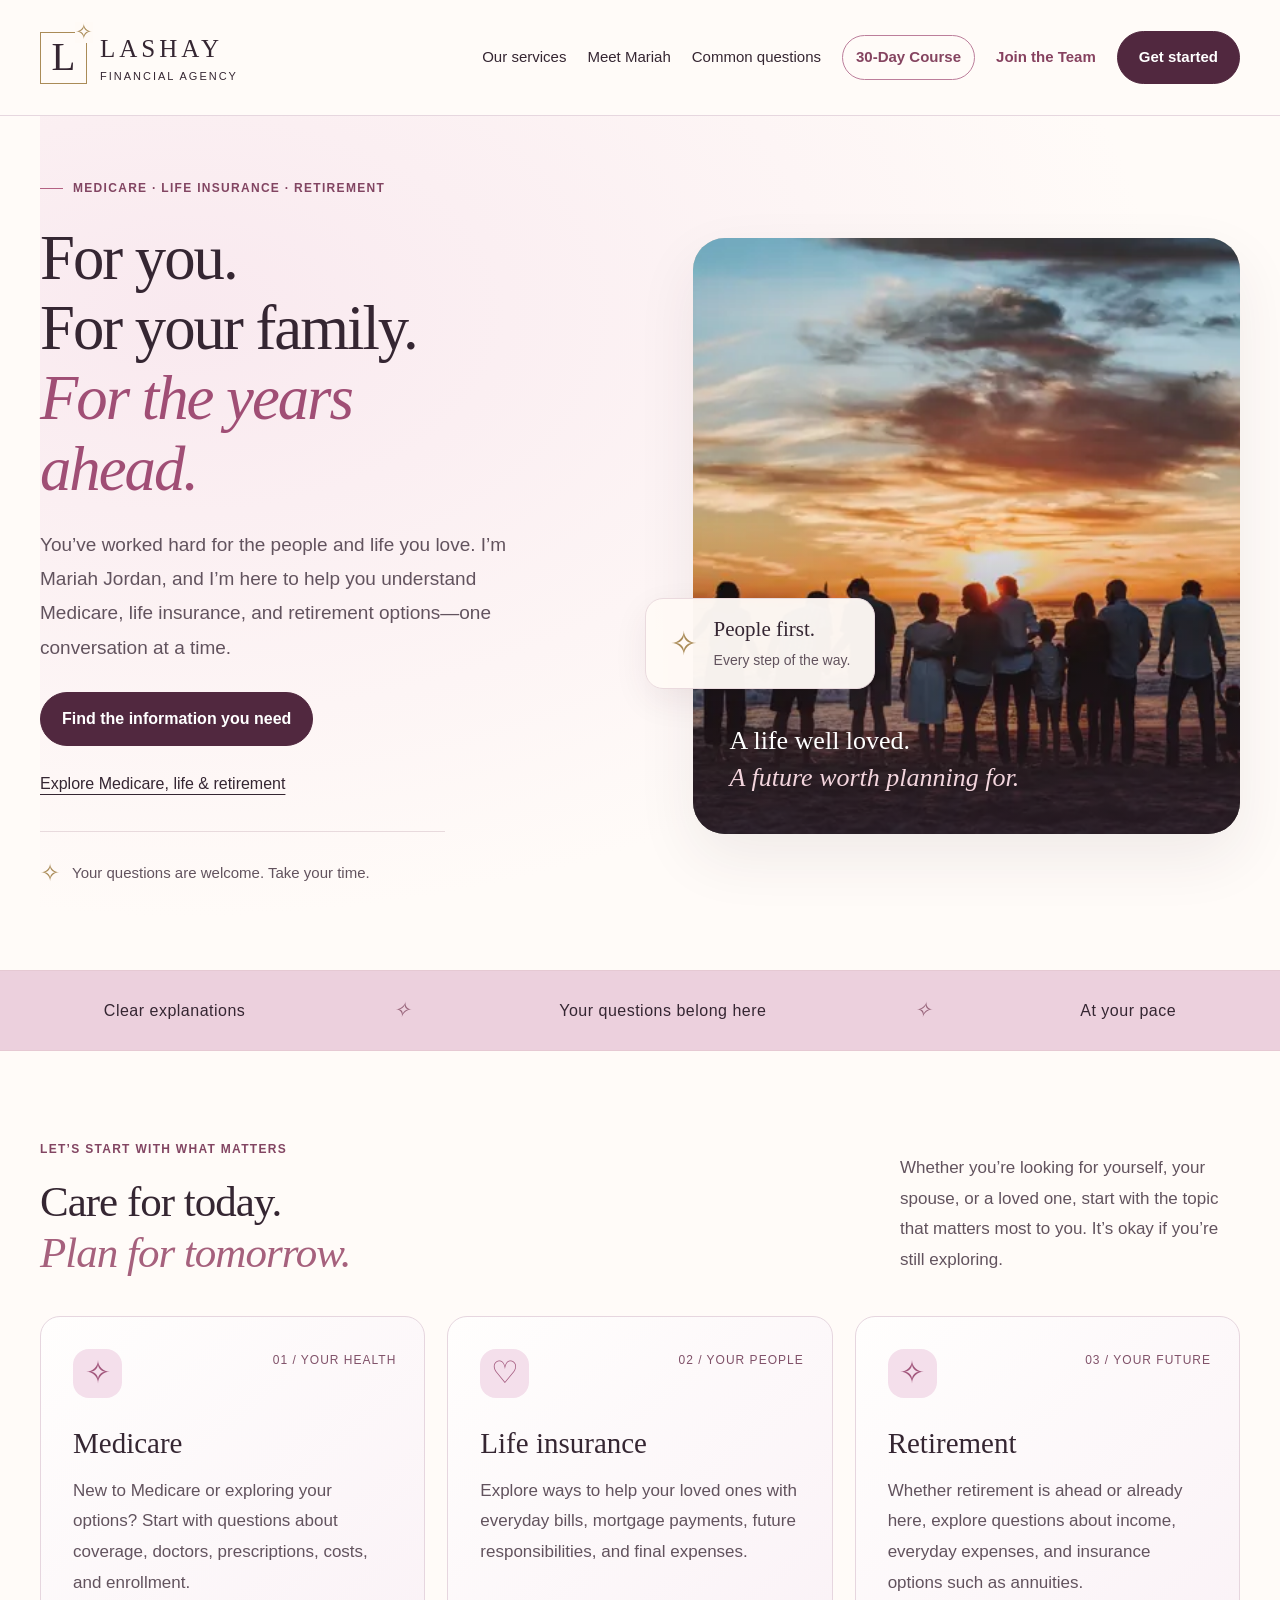
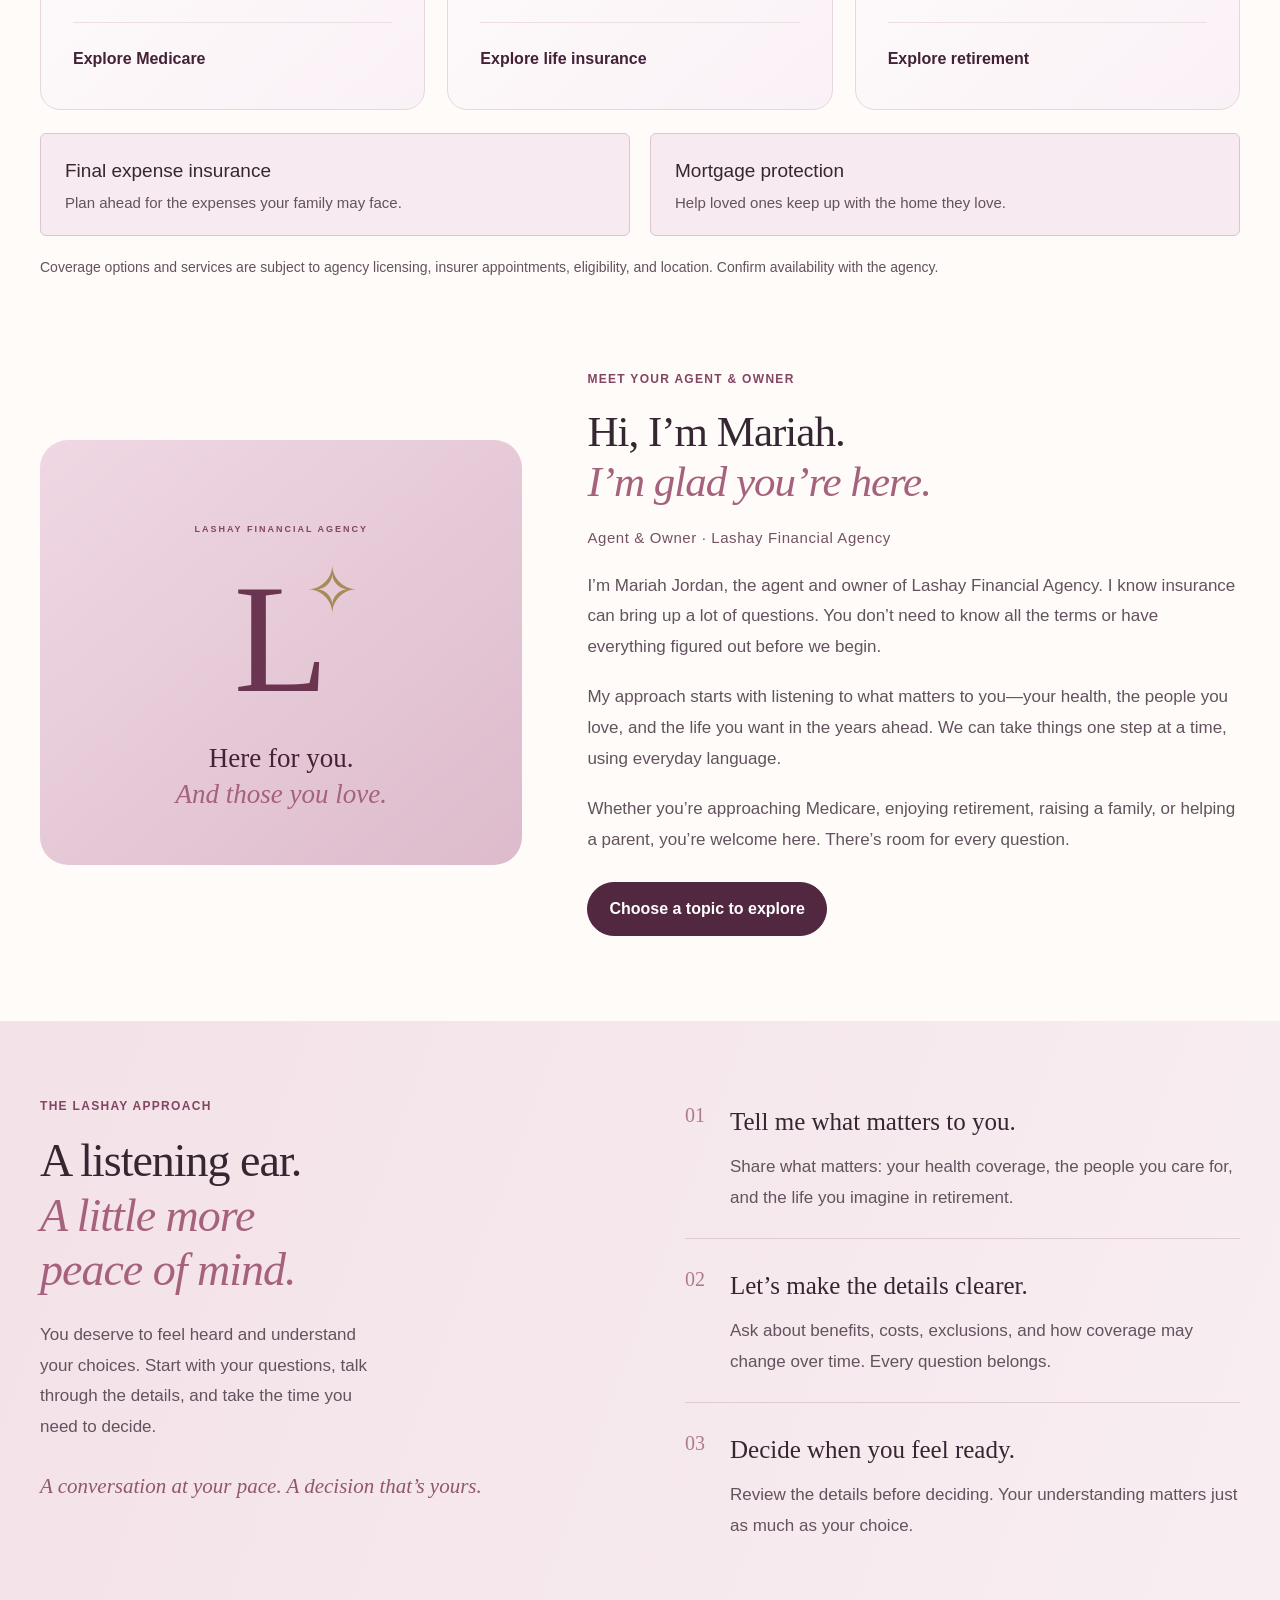
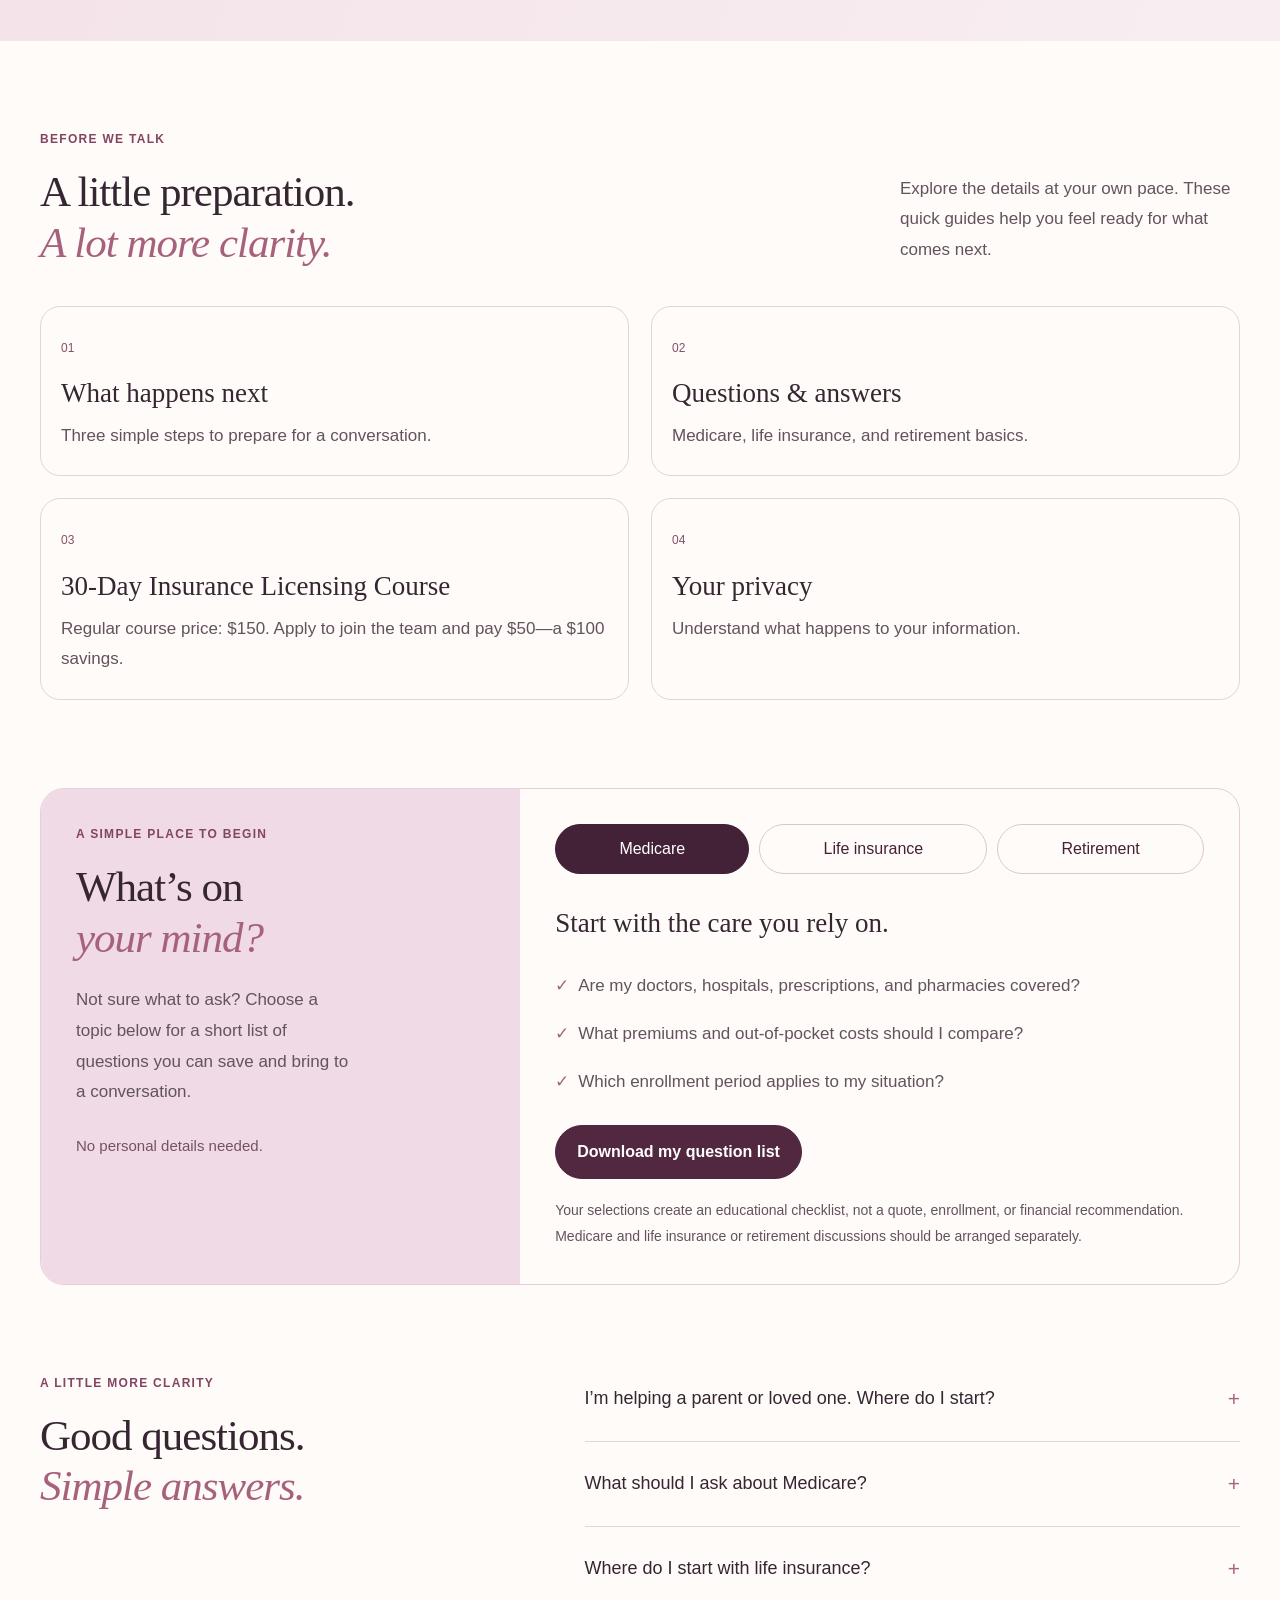
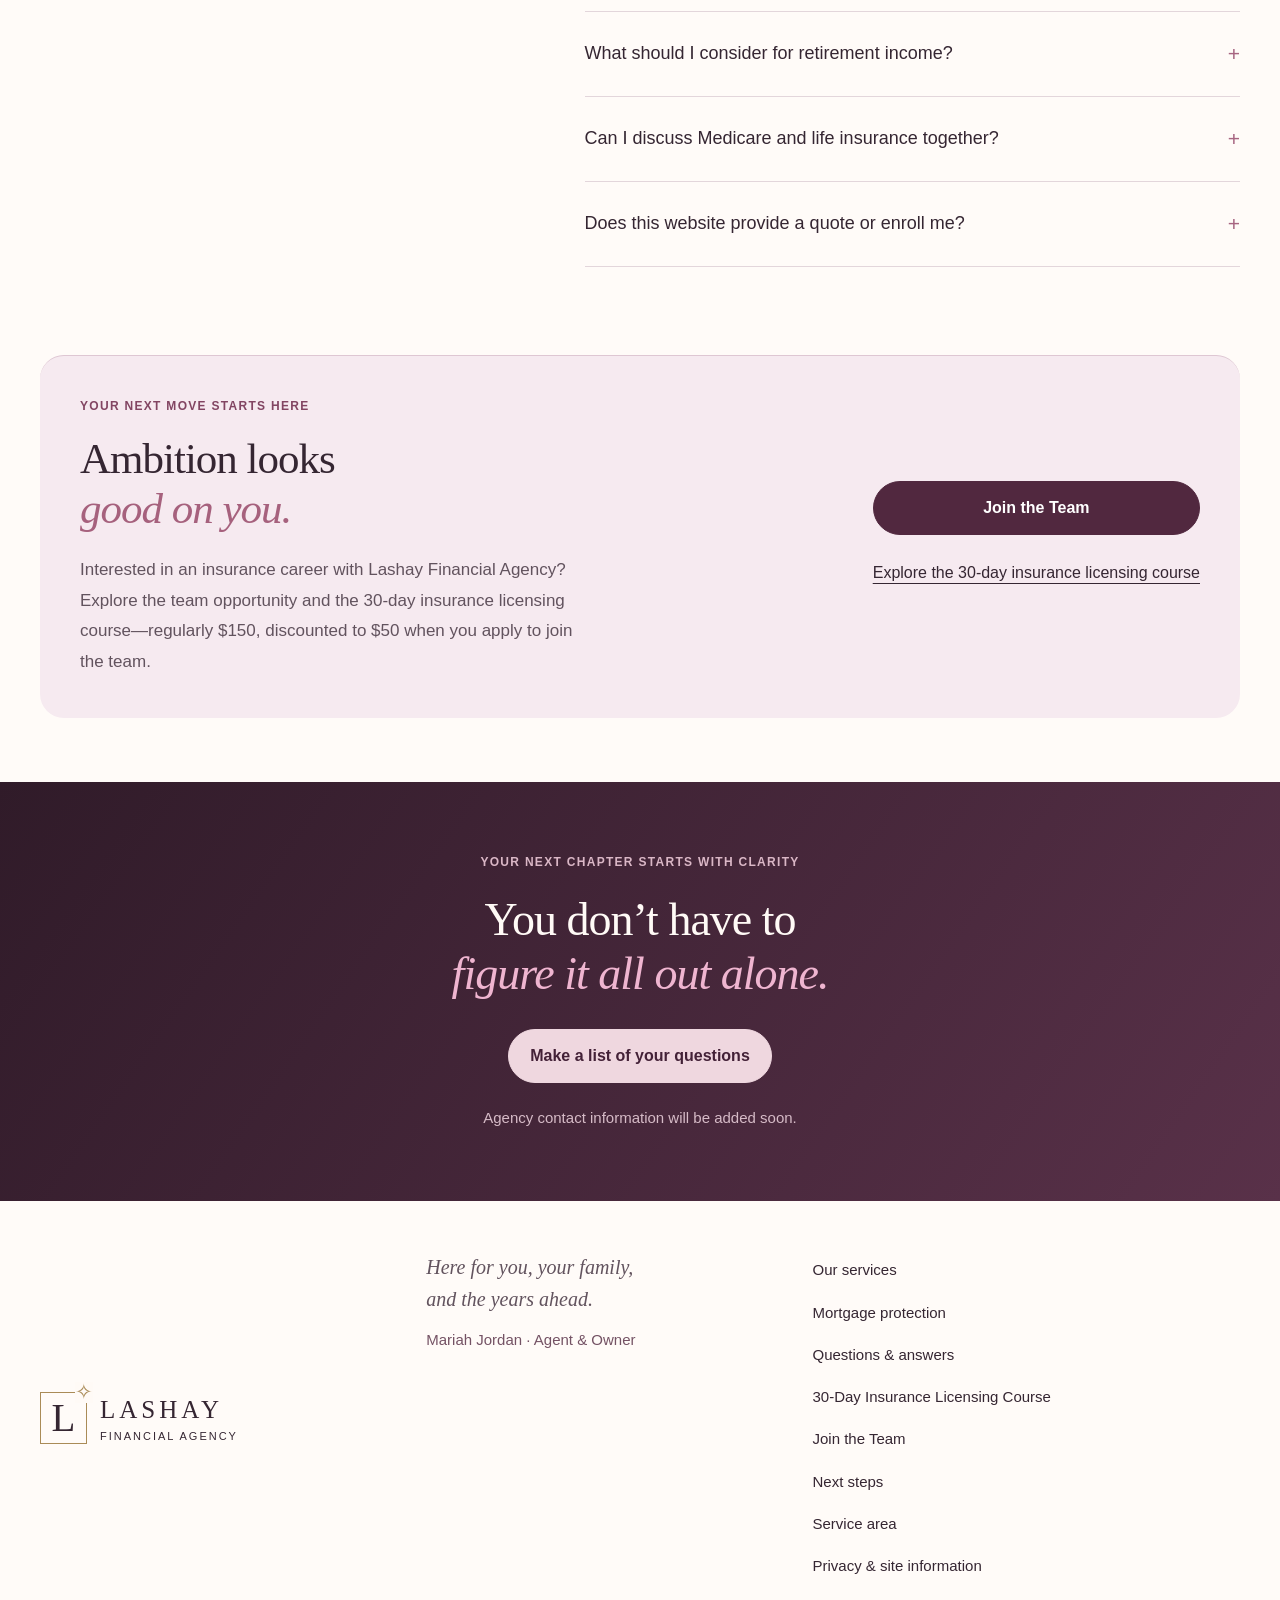
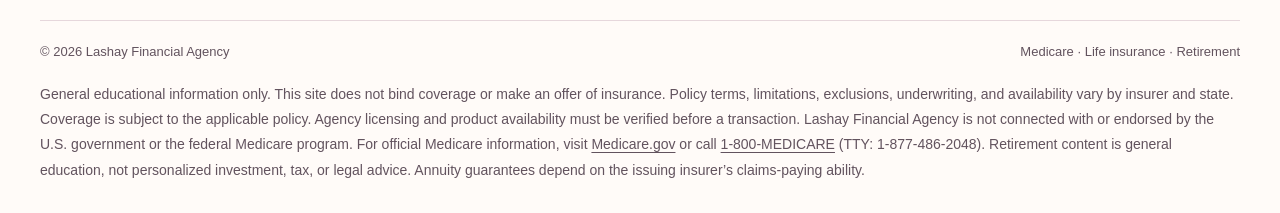
<file: index.html>
<!doctype html>
<html lang="en"><head><meta charset="UTF-8"><meta http-equiv="Content-Security-Policy" content="default-src 'self'; script-src 'self' 'sha256-5e5Efb1vAFq655RigGxZwbrK2gB1pOwHPnS2GRnzRYY=' 'sha256-ZyHj1x42q5rzaVcyQUQg2q3ZPzOJ4vTwo5EEjbWiuvU='; style-src 'self'; img-src 'self' data:; connect-src 'none'; object-src 'none'; base-uri 'none'; form-action 'none'"><meta name="referrer" content="strict-origin-when-cross-origin"><meta name="viewport" content="width=device-width, initial-scale=1, viewport-fit=cover"><meta name="theme-color" content="#472738"><meta name="description" content="Lashay Financial Agency — Medicare, life insurance, and retirement. Clear information for your health, your loved ones, and your next chapter."><title>Lashay Financial Agency | Medicare, Life Insurance & Retirement</title><link rel="icon" href="data:image/svg+xml,%3Csvg xmlns='http://www.w3.org/2000/svg' viewBox='0 0 64 64'%3E%3Crect width='64' height='64' rx='16' fill='%23472738'/%3E%3Ctext x='20' y='47' font-family='Georgia' font-size='44' fill='%23efced4'%3EL%3C/text%3E%3C/svg%3E"><script>
(function(){
 var root=document.documentElement;
 var isPhone=/iPhone|iPod|Android.*Mobile/i.test(navigator.userAgent);
 if(!isPhone)return;
 root.classList.add('phone-view');
 function sizePhone(){
  var deviceWidth=Number(window.screen.width)||window.innerWidth;
  var frameWidth=window.innerWidth||deviceWidth;
  root.style.setProperty('--phone-width',Math.min(deviceWidth,frameWidth)+'px');
 }
 sizePhone();window.addEventListener('resize',sizePhone);window.addEventListener('orientationchange',sizePhone);
})();
</script><link rel="stylesheet" href="styles-phone-v2.css?v=20261014"><link rel="canonical" href="https://lashayfinancial.com/"><meta name="robots" content="index,follow"><meta property="og:type" content="website"><meta property="og:site_name" content="Lashay Financial Agency"><meta property="og:title" content="Lashay Financial Agency | Medicare, Life Insurance &amp; Retirement"><meta property="og:description" content="Lashay Financial Agency — Medicare, life insurance, and retirement. Clear information for your health, your loved ones, and your next chapter."><meta property="og:url" content="https://lashayfinancial.com/"><meta name="google-site-verification" content="A40toojkdCVvRAmupMT9z5bS931RET0r_1dsoRc5ECc" /></head>
<body><a class="skip" href="#main">Skip to content</a><header><div class="nav wrap"><a href="#" class="brand" aria-label="Lashay Financial Agency home"><span class="monogram">L<span>✧</span></span><span>LASHAY<small>FINANCIAL AGENCY</small></span></a><a href="#navigation" id="menu" class="menu" role="button" aria-expanded="false" aria-controls="navigation">Menu <span aria-hidden="true">☰</span></a><nav id="navigation"><a href="index.html#coverage">Our services</a><a href="index.html#about">Meet Mariah</a><a href="faq.html">Common questions</a><a class="class-nav" href="classes.html">30-Day Course </a><a class="team-nav" href="join-the-team.html">Join the Team</a><a class="button small" href="index.html#guide">Get started </a></nav></div></header><script>
(function(){
 var header=document.querySelector('header'),menu=document.getElementById('menu'),nav=document.getElementById('navigation');
 if(!header||!menu||!nav)return;
 header.classList.add('nav-ready');
 function closeMenu(){nav.classList.remove('open');menu.setAttribute('aria-expanded','false');}
 menu.addEventListener('click',function(event){event.preventDefault();var open=nav.classList.toggle('open');menu.setAttribute('aria-expanded',String(open));});
 nav.addEventListener('click',function(event){if(event.target.closest('a'))closeMenu();});
 document.addEventListener('keydown',function(event){if(event.key==='Escape'){closeMenu();menu.focus();}});
 document.addEventListener('click',function(event){if(!header.contains(event.target))closeMenu();});
})();
</script>
<main id="main"><section class="hero wrap"><div class="hero-copy"><div class="eyebrow"><span></span> MEDICARE · LIFE INSURANCE · RETIREMENT</div><h1>For you.<br>For your family.<br><em>For the years<br>ahead.</em></h1><p>You’ve worked hard for the people and life you love. I’m Mariah Jordan, and I’m here to help you understand Medicare, life insurance, and retirement options—one conversation at a time.</p><a class="button" href="#guide">Find the information you need </a><a class="text-link" href="#coverage">Explore Medicare, life & retirement </a><div class="hero-note"><span class="small-star">✧</span> Your questions are welcome. Take your time.</div></div><div class="hero-visual"><div class="photo-frame"><img src="family-small.webp" srcset="family-small.webp 640w, family.webp 1000w" sizes="(max-width: 760px) calc(100vw - 64px), 520px" width="1000" height="667" alt="A family sharing a joyful moment together outdoors" fetchpriority="high" decoding="async"><div class="photo-shade"></div><div class="photo-caption">A life well loved.<br><i>A future worth planning for.</i></div></div><div class="floating"><span class="seal">✧</span><div>People first.<br><small>Every step of the way.</small></div></div><div class="ornament" aria-hidden="true">✧</div></div></section>
<div class="values-strip"><div class="wrap"><span>Clear explanations</span><i>✧</i><span>Your questions belong here</span><i>✧</i><span>At your pace</span></div></div>
<section id="coverage" class="section wrap"><div class="section-top"><div><div class="eyebrow">LET’S START WITH WHAT MATTERS</div><h2>Care for today.<br><em>Plan for tomorrow.</em></h2></div><p>Whether you’re looking for yourself, your spouse, or a loved one, start with the topic that matters most to you. It’s okay if you’re still exploring.</p></div><div class="cards"><article class="card"><span class="card-icon">✧</span><span class="number">01 / YOUR HEALTH</span><h3>Medicare</h3><p>New to Medicare or exploring your options? Start with questions about coverage, doctors, prescriptions, costs, and enrollment.</p><a class="learn" href="medicare.html">Explore Medicare </a></article><article class="card"><span class="card-icon">♡</span><span class="number">02 / YOUR PEOPLE</span><h3>Life insurance</h3><p>Explore ways to help your loved ones with everyday bills, mortgage payments, future responsibilities, and final expenses.</p><a class="learn" href="life-insurance.html">Explore life insurance </a></article><article class="card"><span class="card-icon" aria-hidden="true">✧</span><span class="number">03 / YOUR FUTURE</span><h3>Retirement</h3><p>Whether retirement is ahead or already here, explore questions about income, everyday expenses, and insurance options such as annuities.</p><a class="learn" href="retirement.html">Explore retirement </a></article></div><div class="secondary-topics"><a href="final-expense.html"><span>Final expense insurance<small>Plan ahead for the expenses your family may face.</small></span></a><a href="mortgage-protection.html"><span>Mortgage protection<small>Help loved ones keep up with the home they love.</small></span></a></div><p class="fine">Coverage options and services are subject to agency licensing, insurer appointments, eligibility, and location. Confirm availability with the agency.</p></section>
<section id="about" class="agency-section wrap"><div class="agency-brand-panel"><span class="eyebrow">LASHAY FINANCIAL AGENCY</span><div class="agency-mark" aria-hidden="true">L<span>✧</span></div><p>Here for you.<br><em>And those you love.</em></p></div><div class="agency-copy"><div class="eyebrow">MEET YOUR AGENT &amp; OWNER</div><h2>Hi, I’m Mariah.<br><em>I’m glad you’re here.</em></h2><div class="agent-title">Agent &amp; Owner · Lashay Financial Agency</div><p>I’m Mariah Jordan, the agent and owner of Lashay Financial Agency. I know insurance can bring up a lot of questions. You don’t need to know all the terms or have everything figured out before we begin.</p><p>My approach starts with listening to what matters to you—your health, the people you love, and the life you want in the years ahead. We can take things one step at a time, using everyday language.</p><p>Whether you’re approaching Medicare, enjoying retirement, raising a family, or helping a parent, you’re welcome here. There’s room for every question.</p><a class="button" href="#guide">Choose a topic to explore </a></div></section><section id="approach" class="approach"><div class="wrap approach-grid"><div><div class="eyebrow">THE LASHAY APPROACH</div><h2>A listening ear.<br><em>A little more<br>peace of mind.</em></h2><p>You deserve to feel heard and understand your choices. Start with your questions, talk through the details, and take the time you need to decide.</p><div class="signature">A conversation at your pace. A decision that’s yours.</div></div><div class="steps"><article><span>01</span><div><h3>Tell me what matters to you.</h3><p>Share what matters: your health coverage, the people you care for, and the life you imagine in retirement.</p></div></article><article><span>02</span><div><h3>Let’s make the details clearer.</h3><p>Ask about benefits, costs, exclusions, and how coverage may change over time. Every question belongs.</p></div></article><article><span>03</span><div><h3>Decide when you feel ready.</h3><p>Review the details before deciding. Your understanding matters just as much as your choice.</p></div></article></div></div></section>
<section class="resource-section section wrap"><div class="section-top"><div><div class="eyebrow">BEFORE WE TALK</div><h2>A little preparation.<br><em>A lot more clarity.</em></h2></div><p>Explore the details at your own pace. These quick guides help you feel ready for what comes next.</p></div><div class="resource-grid"><a href="next-steps.html"><span>01</span><h3>What happens next</h3><p>Three simple steps to prepare for a conversation.</p></a><a href="faq.html"><span>02</span><h3>Questions & answers</h3><p>Medicare, life insurance, and retirement basics.</p></a><a href="classes.html"><span>03</span><h3>30-Day Insurance Licensing Course</h3><p>Regular course price: $150. Apply to join the team and pay $50—a $100 savings.</p></a><a href="privacy.html"><span>04</span><h3>Your privacy</h3><p>Understand what happens to your information.</p></a></div></section><section id="guide" class="section wrap"><div class="guide"><div class="guide-intro"><div class="eyebrow">A SIMPLE PLACE TO BEGIN</div><h2>What’s on<br><em>your mind?</em></h2><p>Not sure what to ask? Choose a topic below for a short list of questions you can save and bring to a conversation.</p><span class="private-note">No personal details needed.</span></div><div class="guide-main"><div class="choices" role="group" aria-label="Choose your coverage priority"><button data-guide="medicare" aria-pressed="true" class="active">Medicare</button><button data-guide="family" aria-pressed="false">Life insurance</button><button data-guide="retirement" aria-pressed="false">Retirement</button></div><div id="guide-result" aria-live="polite"><h3>Start with the care you rely on.</h3><ul><li>Are my doctors, hospitals, prescriptions, and pharmacies covered?</li><li>What premiums and out-of-pocket costs should I compare?</li><li>Which enrollment period applies to my situation?</li></ul></div><a id="download" class="button" href="insurance-question-list.txt" download="Lashay-Insurance-Question-List.txt">Download my question list </a><p class="fine">Your selections create an educational checklist, not a quote, enrollment, or financial recommendation. Medicare and life insurance or retirement discussions should be arranged separately.</p></div></div></section>
<section id="questions" class="section faq-section wrap"><div><div class="eyebrow">A LITTLE MORE CLARITY</div><h2>Good questions.<br><em>Simple answers.</em></h2></div><div class="faqs"><details><summary>I’m helping a parent or loved one. Where do I start?<span>+</span></summary><p>You’re welcome to explore these resources together. Ask your loved one what matters most to them and make a list of questions. They should remain involved in decisions about their coverage. Any permission needed to discuss their personal information can be arranged with the agency.</p></details><details><summary>What should I ask about Medicare?<span>+</span></summary><p>Start with your doctors, prescriptions, expected costs, and enrollment timing. Ask how Original Medicare and Medicare Advantage differ, and where prescription drug coverage or Medicare Supplement Insurance may fit. Options depend on your eligibility and location. Visit <a href="https://www.medicare.gov/" target="_blank" rel="noopener noreferrer">Medicare.gov</a> for official information.</p></details><details><summary>Where do I start with life insurance?<span>+</span></summary><p>Think about who depends on you and the expenses you would want to help cover. Ask about term and permanent coverage, premiums, exclusions, and any waiting periods. Final expense coverage can be part of this conversation. Eligibility and benefits depend on the policy.</p></details><details><summary>What should I consider for retirement income?<span>+</span></summary><p>Start with your expected expenses, existing income sources, savings, and access to emergency funds. If you explore an annuity, ask about costs, surrender charges, withdrawal restrictions, risks, and income terms. Guarantees depend on the issuing insurer’s financial strength and claims-paying ability. Learn more at <a href="https://www.investor.gov/introduction-investing/investing-basics/investment-products/annuities" target="_blank" rel="noopener noreferrer">Investor.gov</a>.</p></details><details><summary>Can I discuss Medicare and life insurance together?<span>+</span></summary><p>Keep Medicare plan discussions separate from life insurance and annuity sales conversations. Let the agency know which topic you want to discuss so the appropriate appointment and any required permissions can be arranged.</p></details><details><summary>Does this website provide a quote or enroll me?<span>+</span></summary><p>No. The guide creates a checklist for you to download. It does not submit your information, provide a personalized recommendation, or enroll you in coverage. Quotes, product availability, and eligibility must be confirmed with the agency and applicable insurer.</p></details></div></section>
<section class="team-banner wrap"><div><div class="eyebrow">YOUR NEXT MOVE STARTS HERE</div><h2>Ambition looks<br><em>good on you.</em></h2><p>Interested in an insurance career with Lashay Financial Agency? Explore the team opportunity and the 30-day insurance licensing course—regularly $150, discounted to $50 when you apply to join the team.</p></div><div class="team-actions"><a class="button" href="join-the-team.html">Join the Team </a><a class="text-link" href="classes.html">Explore the 30-day insurance licensing course </a></div></section><section class="closing"><div class="wrap"><span class="eyebrow">YOUR NEXT CHAPTER STARTS WITH CLARITY</span><h2>You don’t have to<br><em>figure it all out alone.</em></h2><a class="button light" href="#guide">Make a list of your questions </a><p>Agency contact information will be added soon.</p></div></section></main>
<footer class="wrap"><div class="footer-top"><a href="#" class="brand"><span class="monogram">L<span>✧</span></span><span>LASHAY<small>FINANCIAL AGENCY</small></span></a><p>Here for you, your family,<br>and the years ahead.<small class="owner-credit">Mariah Jordan · Agent &amp; Owner</small></p><div><a href="index.html#coverage">Our services</a><a href="mortgage-protection.html">Mortgage protection</a><a href="faq.html">Questions & answers</a><a href="classes.html">30-Day Insurance Licensing Course</a><a href="join-the-team.html">Join the Team</a><a href="next-steps.html">Next steps</a><a href="service-area.html">Service area</a><a href="privacy.html">Privacy & site information</a></div></div><div class="footer-bottom"><span>© <span id="year">2026</span> Lashay Financial Agency</span><span>Medicare · Life insurance · Retirement</span></div><p class="disclaimer">General educational information only. This site does not bind coverage or make an offer of insurance. Policy terms, limitations, exclusions, underwriting, and availability vary by insurer and state. Coverage is subject to the applicable policy. Agency licensing and product availability must be verified before a transaction. Lashay Financial Agency is not connected with or endorsed by the U.S. government or the federal Medicare program. For official Medicare information, visit <a href="https://www.medicare.gov/">Medicare.gov</a> or call <a href="tel:18006334227">1-800-MEDICARE</a> (TTY: 1-877-486-2048). Retirement content is general education, not personalized investment, tax, or legal advice. Annuity guarantees depend on the issuing insurer’s claims-paying ability.</p></footer>
<script src="app.js?v=20261014" defer></script></body></html>
</file>
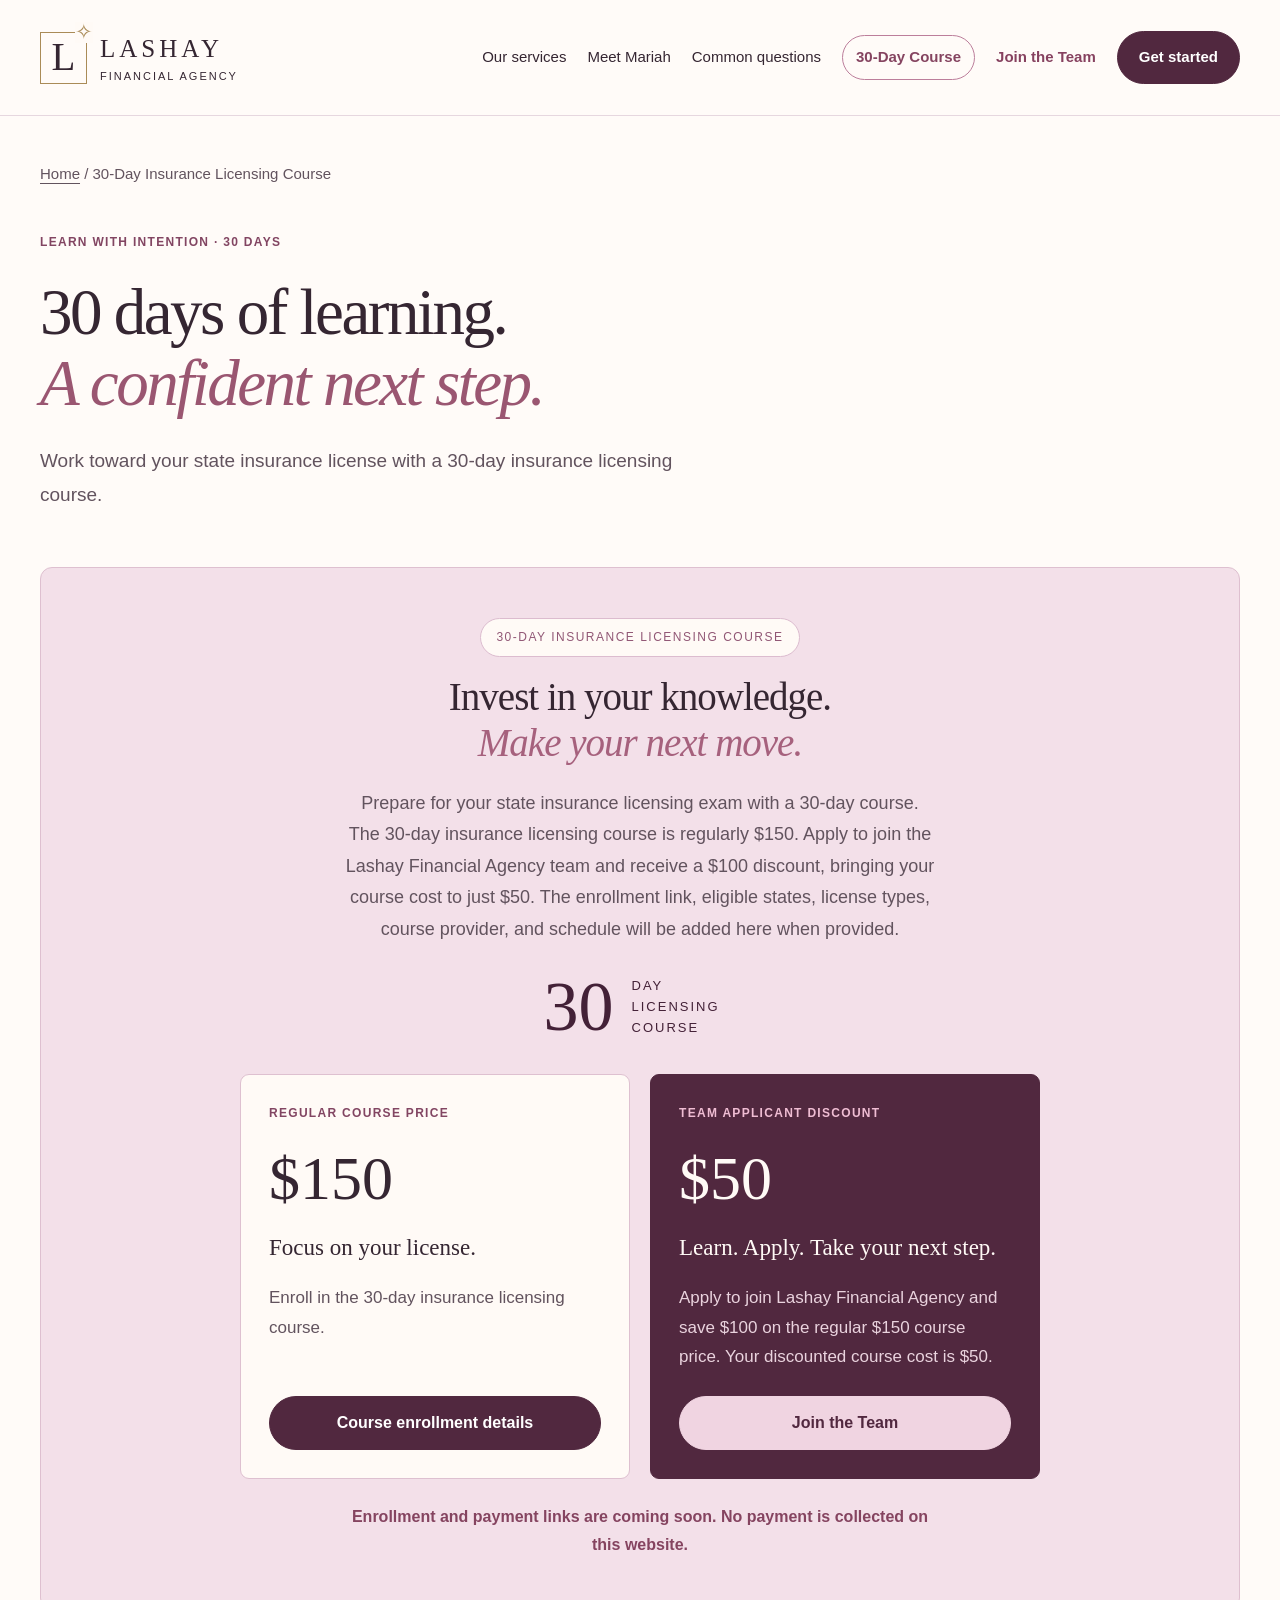
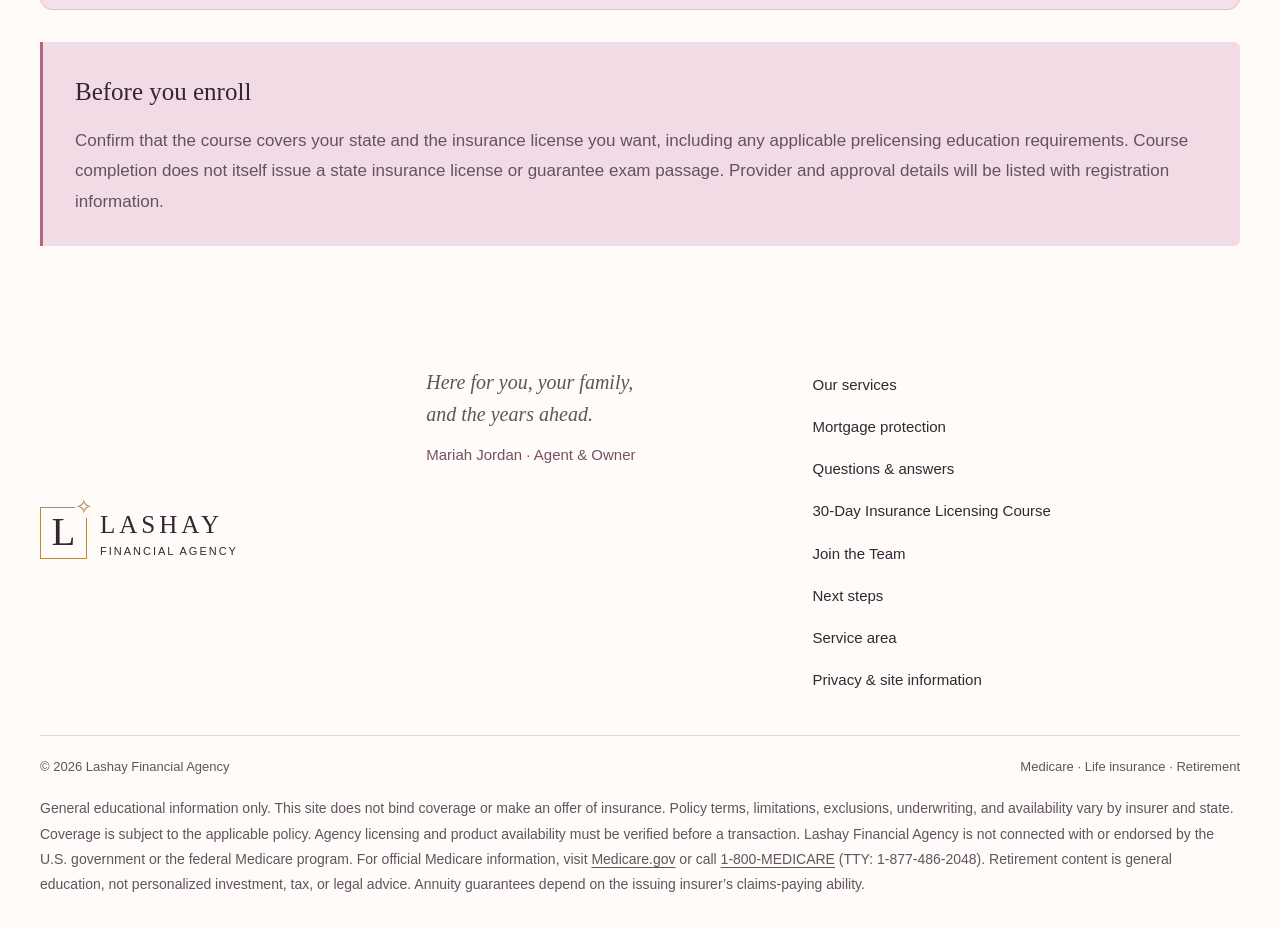
<file: classes.html>
<!doctype html>
<html lang="en"><head><meta charset="UTF-8"><meta http-equiv="Content-Security-Policy" content="default-src 'self'; script-src 'self' 'sha256-5e5Efb1vAFq655RigGxZwbrK2gB1pOwHPnS2GRnzRYY=' 'sha256-ZyHj1x42q5rzaVcyQUQg2q3ZPzOJ4vTwo5EEjbWiuvU='; style-src 'self'; img-src 'self' data:; connect-src 'none'; object-src 'none'; base-uri 'none'; form-action 'none'"><meta name="referrer" content="strict-origin-when-cross-origin"><meta name="viewport" content="width=device-width, initial-scale=1, viewport-fit=cover"><meta name="theme-color" content="#472738"><meta name="description" content="Work toward your state insurance license with a 30-day insurance licensing course."><title>30-Day Insurance Licensing Course | Lashay Financial Agency</title><link rel="icon" href="data:image/svg+xml,%3Csvg xmlns='http://www.w3.org/2000/svg' viewBox='0 0 64 64'%3E%3Crect width='64' height='64' rx='16' fill='%23472738'/%3E%3Ctext x='20' y='47' font-family='Georgia' font-size='44' fill='%23efced4'%3EL%3C/text%3E%3C/svg%3E"><script>
(function(){
 var root=document.documentElement;
 var isPhone=/iPhone|iPod|Android.*Mobile/i.test(navigator.userAgent);
 if(!isPhone)return;
 root.classList.add('phone-view');
 function sizePhone(){
  var deviceWidth=Number(window.screen.width)||window.innerWidth;
  var frameWidth=window.innerWidth||deviceWidth;
  root.style.setProperty('--phone-width',Math.min(deviceWidth,frameWidth)+'px');
 }
 sizePhone();window.addEventListener('resize',sizePhone);window.addEventListener('orientationchange',sizePhone);
})();
</script><link rel="stylesheet" href="styles-phone-v2.css?v=20261014"><link rel="canonical" href="https://lashayfinancial.com/classes.html"><meta name="robots" content="index,follow"><meta property="og:type" content="website"><meta property="og:site_name" content="Lashay Financial Agency"><meta property="og:title" content="30-Day Insurance Licensing Course | Lashay Financial Agency"><meta property="og:description" content="Work toward your state insurance license with a 30-day insurance licensing course."><meta property="og:url" content="https://lashayfinancial.com/classes.html"></head>
<body><a class="skip" href="#main">Skip to content</a><header><div class="nav wrap"><a href="index.html" class="brand" aria-label="Lashay Financial Agency home"><span class="monogram">L<span>✧</span></span><span>LASHAY<small>FINANCIAL AGENCY</small></span></a><a href="#navigation" id="menu" class="menu" role="button" aria-expanded="false" aria-controls="navigation">Menu <span aria-hidden="true">☰</span></a><nav id="navigation"><a href="index.html#coverage">Our services</a><a href="index.html#about">Meet Mariah</a><a href="faq.html">Common questions</a><a class="class-nav" href="classes.html">30-Day Course </a><a class="team-nav" href="join-the-team.html">Join the Team</a><a class="button small" href="index.html#guide">Get started </a></nav></div></header><script>
(function(){
 var header=document.querySelector('header'),menu=document.getElementById('menu'),nav=document.getElementById('navigation');
 if(!header||!menu||!nav)return;
 header.classList.add('nav-ready');
 function closeMenu(){nav.classList.remove('open');menu.setAttribute('aria-expanded','false');}
 menu.addEventListener('click',function(event){event.preventDefault();var open=nav.classList.toggle('open');menu.setAttribute('aria-expanded',String(open));});
 nav.addEventListener('click',function(event){if(event.target.closest('a'))closeMenu();});
 document.addEventListener('keydown',function(event){if(event.key==='Escape'){closeMenu();menu.focus();}});
 document.addEventListener('click',function(event){if(!header.contains(event.target))closeMenu();});
})();
</script>
<main id="main"><section class="page-hero wrap"><a class="breadcrumb" href="index.html">Home</a><span class="breadcrumb"> / 30-Day Insurance Licensing Course</span><div class="eyebrow">LEARN WITH INTENTION · 30 DAYS</div><h1>30 days of learning.<br><em>A confident next step.</em></h1><p>Work toward your state insurance license with a 30-day insurance licensing course.</p></section><section class="page-content wrap"><div class="classes-welcome"><span class="class-badge">30-DAY INSURANCE LICENSING COURSE</span><h2>Invest in your knowledge.<br><em>Make your next move.</em></h2><p>Prepare for your state insurance licensing exam with a 30-day course. The 30-day insurance licensing course is regularly $150. Apply to join the Lashay Financial Agency team and receive a $100 discount, bringing your course cost to just $50. The enrollment link, eligible states, license types, course provider, and schedule will be added here when provided.</p><div class="course-duration"><span>30</span><small>DAY LICENSING COURSE</small></div><div class="course-pricing"><article><span class="eyebrow">REGULAR COURSE PRICE</span><div class="price">$150</div><h3>Focus on your license.</h3><p>Enroll in the 30-day insurance licensing course.</p><a class="button" href="#enrollment-details">Course enrollment details </a></article><article class="team-price"><span class="eyebrow">TEAM APPLICANT DISCOUNT</span><div class="price">$50</div><h3>Learn. Apply. Take your next step.</h3><p>Apply to join Lashay Financial Agency and save $100 on the regular $150 course price. Your discounted course cost is $50.</p><a class="button" href="join-the-team.html">Join the Team </a></article></div><p class="course-status" id="enrollment-details">Enrollment and payment links are coming soon. No payment is collected on this website.</p></div><div class="notice-panel"><h3>Before you enroll</h3><p>Confirm that the course covers your state and the insurance license you want, including any applicable prelicensing education requirements. Course completion does not itself issue a state insurance license or guarantee exam passage. Provider and approval details will be listed with registration information.</p></div></section></main><footer class="wrap"><div class="footer-top"><a href="index.html" class="brand"><span class="monogram">L<span>✧</span></span><span>LASHAY<small>FINANCIAL AGENCY</small></span></a><p>Here for you, your family,<br>and the years ahead.<small class="owner-credit">Mariah Jordan · Agent &amp; Owner</small></p><div><a href="index.html#coverage">Our services</a><a href="mortgage-protection.html">Mortgage protection</a><a href="faq.html">Questions & answers</a><a href="classes.html">30-Day Insurance Licensing Course</a><a href="join-the-team.html">Join the Team</a><a href="next-steps.html">Next steps</a><a href="service-area.html">Service area</a><a href="privacy.html">Privacy & site information</a></div></div><div class="footer-bottom"><span>© 2026 Lashay Financial Agency</span><span>Medicare · Life insurance · Retirement</span></div><p class="disclaimer">General educational information only. This site does not bind coverage or make an offer of insurance. Policy terms, limitations, exclusions, underwriting, and availability vary by insurer and state. Coverage is subject to the applicable policy. Agency licensing and product availability must be verified before a transaction. Lashay Financial Agency is not connected with or endorsed by the U.S. government or the federal Medicare program. For official Medicare information, visit <a href="https://www.medicare.gov/">Medicare.gov</a> or call <a href="tel:18006334227">1-800-MEDICARE</a> (TTY: 1-877-486-2048). Retirement content is general education, not personalized investment, tax, or legal advice. Annuity guarantees depend on the issuing insurer’s claims-paying ability.</p></footer>
</body></html>
</file>
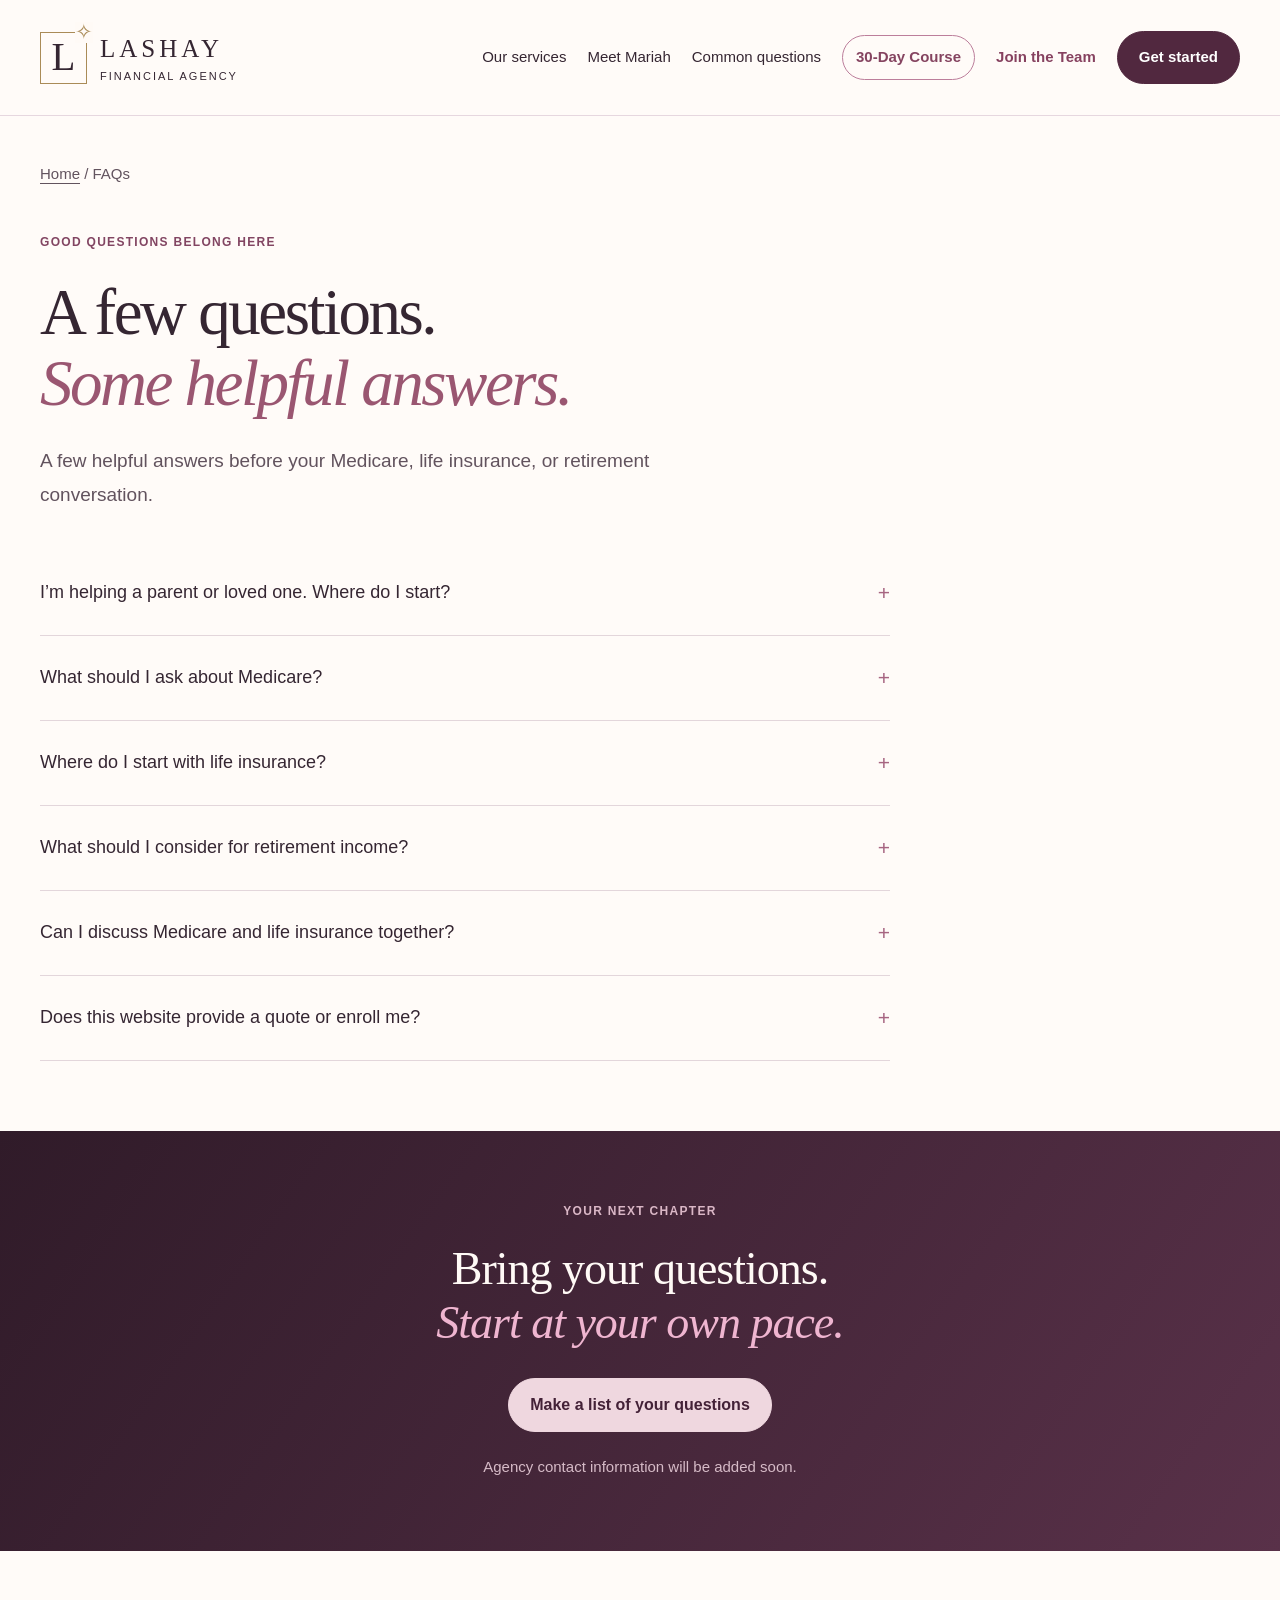
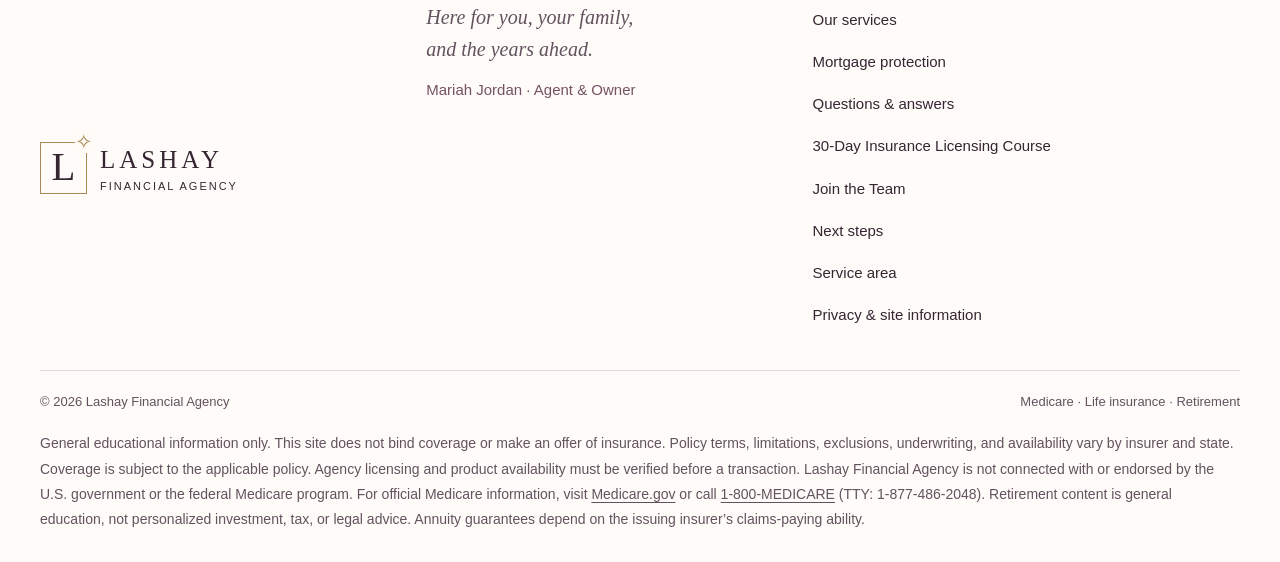
<file: faq.html>
<!doctype html>
<html lang="en"><head><meta charset="UTF-8"><meta http-equiv="Content-Security-Policy" content="default-src 'self'; script-src 'self' 'sha256-5e5Efb1vAFq655RigGxZwbrK2gB1pOwHPnS2GRnzRYY=' 'sha256-ZyHj1x42q5rzaVcyQUQg2q3ZPzOJ4vTwo5EEjbWiuvU='; style-src 'self'; img-src 'self' data:; connect-src 'none'; object-src 'none'; base-uri 'none'; form-action 'none'"><meta name="referrer" content="strict-origin-when-cross-origin"><meta name="viewport" content="width=device-width, initial-scale=1, viewport-fit=cover"><meta name="theme-color" content="#472738"><meta name="description" content="A few helpful answers before your Medicare, life insurance, or retirement conversation."><title>FAQs | Lashay Financial Agency</title><link rel="icon" href="data:image/svg+xml,%3Csvg xmlns='http://www.w3.org/2000/svg' viewBox='0 0 64 64'%3E%3Crect width='64' height='64' rx='16' fill='%23472738'/%3E%3Ctext x='20' y='47' font-family='Georgia' font-size='44' fill='%23efced4'%3EL%3C/text%3E%3C/svg%3E"><script>
(function(){
 var root=document.documentElement;
 var isPhone=/iPhone|iPod|Android.*Mobile/i.test(navigator.userAgent);
 if(!isPhone)return;
 root.classList.add('phone-view');
 function sizePhone(){
  var deviceWidth=Number(window.screen.width)||window.innerWidth;
  var frameWidth=window.innerWidth||deviceWidth;
  root.style.setProperty('--phone-width',Math.min(deviceWidth,frameWidth)+'px');
 }
 sizePhone();window.addEventListener('resize',sizePhone);window.addEventListener('orientationchange',sizePhone);
})();
</script><link rel="stylesheet" href="styles-phone-v2.css?v=20261014"><link rel="canonical" href="https://lashayfinancial.com/faq.html"><meta name="robots" content="index,follow"><meta property="og:type" content="website"><meta property="og:site_name" content="Lashay Financial Agency"><meta property="og:title" content="FAQs | Lashay Financial Agency"><meta property="og:description" content="A few helpful answers before your Medicare, life insurance, or retirement conversation."><meta property="og:url" content="https://lashayfinancial.com/faq.html"></head>
<body><a class="skip" href="#main">Skip to content</a><header><div class="nav wrap"><a href="index.html" class="brand" aria-label="Lashay Financial Agency home"><span class="monogram">L<span>✧</span></span><span>LASHAY<small>FINANCIAL AGENCY</small></span></a><a href="#navigation" id="menu" class="menu" role="button" aria-expanded="false" aria-controls="navigation">Menu <span aria-hidden="true">☰</span></a><nav id="navigation"><a href="index.html#coverage">Our services</a><a href="index.html#about">Meet Mariah</a><a href="faq.html">Common questions</a><a class="class-nav" href="classes.html">30-Day Course </a><a class="team-nav" href="join-the-team.html">Join the Team</a><a class="button small" href="index.html#guide">Get started </a></nav></div></header><script>
(function(){
 var header=document.querySelector('header'),menu=document.getElementById('menu'),nav=document.getElementById('navigation');
 if(!header||!menu||!nav)return;
 header.classList.add('nav-ready');
 function closeMenu(){nav.classList.remove('open');menu.setAttribute('aria-expanded','false');}
 menu.addEventListener('click',function(event){event.preventDefault();var open=nav.classList.toggle('open');menu.setAttribute('aria-expanded',String(open));});
 nav.addEventListener('click',function(event){if(event.target.closest('a'))closeMenu();});
 document.addEventListener('keydown',function(event){if(event.key==='Escape'){closeMenu();menu.focus();}});
 document.addEventListener('click',function(event){if(!header.contains(event.target))closeMenu();});
})();
</script>
<main id="main"><section class="page-hero wrap"><a class="breadcrumb" href="index.html">Home</a><span class="breadcrumb"> / FAQs</span><div class="eyebrow">GOOD QUESTIONS BELONG HERE</div><h1>A few questions.<br><em>Some helpful answers.</em></h1><p>A few helpful answers before your Medicare, life insurance, or retirement conversation.</p></section><section class="page-content wrap"><div class="faqs"><details><summary>I’m helping a parent or loved one. Where do I start?<span>+</span></summary><p>You’re welcome to explore these resources together. Ask your loved one what matters most to them and make a list of questions. They should remain involved in decisions about their coverage. Any permission needed to discuss their personal information can be arranged with the agency.</p></details><details><summary>What should I ask about Medicare?<span>+</span></summary><p>Start with your doctors, prescriptions, expected costs, and enrollment timing. Ask how Original Medicare and Medicare Advantage differ, and where prescription drug coverage or Medicare Supplement Insurance may fit. Options depend on your eligibility and location. Visit <a href="https://www.medicare.gov/" target="_blank" rel="noopener noreferrer">Medicare.gov</a> for official information.</p></details><details><summary>Where do I start with life insurance?<span>+</span></summary><p>Think about who depends on you and the expenses you would want to help cover. Ask about term and permanent coverage, premiums, exclusions, and any waiting periods. Final expense coverage can be part of this conversation. Eligibility and benefits depend on the policy.</p></details><details><summary>What should I consider for retirement income?<span>+</span></summary><p>Start with your expected expenses, existing income sources, savings, and access to emergency funds. If you explore an annuity, ask about costs, surrender charges, withdrawal restrictions, risks, and income terms. Guarantees depend on the issuing insurer’s financial strength and claims-paying ability. Learn more at <a href="https://www.investor.gov/introduction-investing/investing-basics/investment-products/annuities" target="_blank" rel="noopener noreferrer">Investor.gov</a>.</p></details><details><summary>Can I discuss Medicare and life insurance together?<span>+</span></summary><p>Keep Medicare plan discussions separate from life insurance and annuity sales conversations. Let the agency know which topic you want to discuss so the appropriate appointment and any required permissions can be arranged.</p></details><details><summary>Does this website provide a quote or enroll me?<span>+</span></summary><p>No. The guide creates a checklist for you to download. It does not submit your information, provide a personalized recommendation, or enroll you in coverage. Quotes, product availability, and eligibility must be confirmed with the agency and applicable insurer.</p></details></div></section><section class="closing"><div class="wrap"><div class="eyebrow">YOUR NEXT CHAPTER</div><h2>Bring your questions.<br><em>Start at your own pace.</em></h2><a class="button light" href="index.html#guide">Make a list of your questions </a><p>Agency contact information will be added soon.</p></div></section></main><footer class="wrap"><div class="footer-top"><a href="index.html" class="brand"><span class="monogram">L<span>✧</span></span><span>LASHAY<small>FINANCIAL AGENCY</small></span></a><p>Here for you, your family,<br>and the years ahead.<small class="owner-credit">Mariah Jordan · Agent &amp; Owner</small></p><div><a href="index.html#coverage">Our services</a><a href="mortgage-protection.html">Mortgage protection</a><a href="faq.html">Questions & answers</a><a href="classes.html">30-Day Insurance Licensing Course</a><a href="join-the-team.html">Join the Team</a><a href="next-steps.html">Next steps</a><a href="service-area.html">Service area</a><a href="privacy.html">Privacy & site information</a></div></div><div class="footer-bottom"><span>© 2026 Lashay Financial Agency</span><span>Medicare · Life insurance · Retirement</span></div><p class="disclaimer">General educational information only. This site does not bind coverage or make an offer of insurance. Policy terms, limitations, exclusions, underwriting, and availability vary by insurer and state. Coverage is subject to the applicable policy. Agency licensing and product availability must be verified before a transaction. Lashay Financial Agency is not connected with or endorsed by the U.S. government or the federal Medicare program. For official Medicare information, visit <a href="https://www.medicare.gov/">Medicare.gov</a> or call <a href="tel:18006334227">1-800-MEDICARE</a> (TTY: 1-877-486-2048). Retirement content is general education, not personalized investment, tax, or legal advice. Annuity guarantees depend on the issuing insurer’s claims-paying ability.</p></footer>
</body></html>
</file>
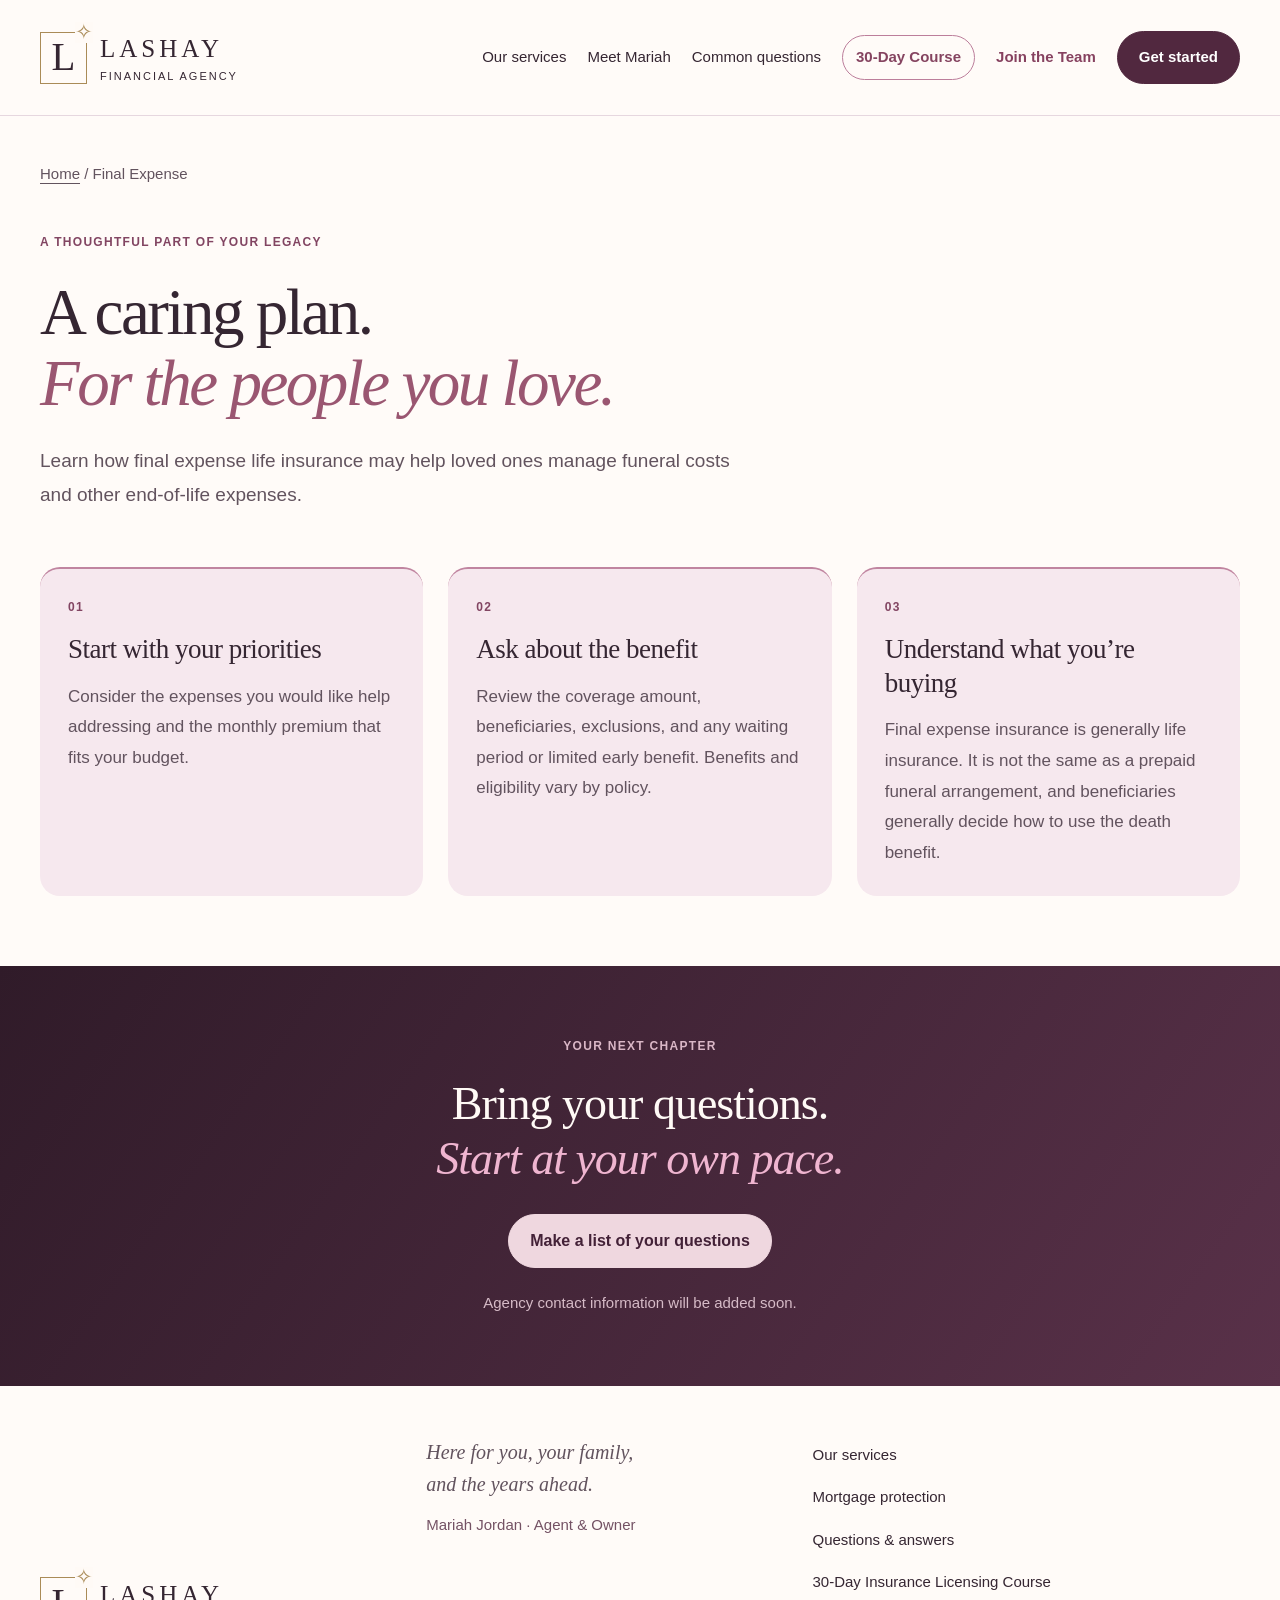
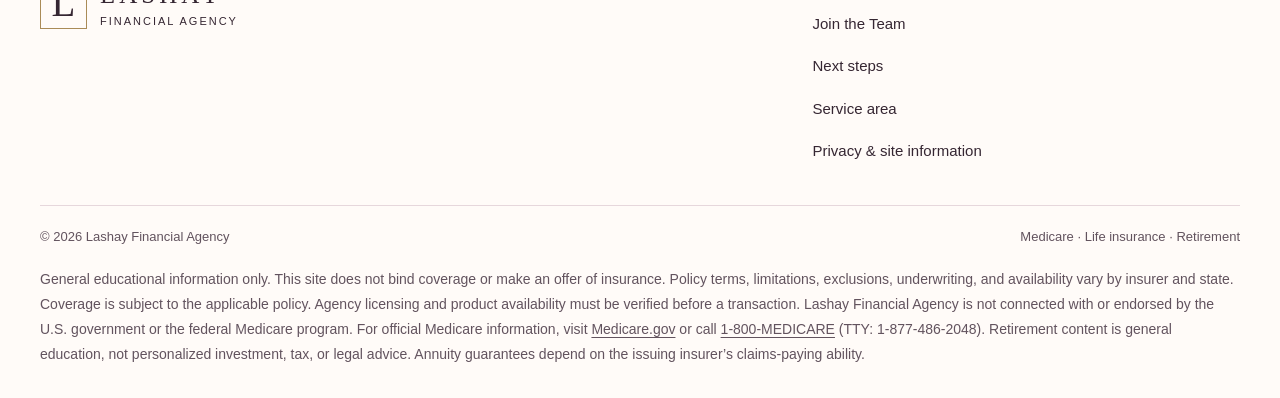
<file: final-expense.html>
<!doctype html>
<html lang="en"><head><meta charset="UTF-8"><meta http-equiv="Content-Security-Policy" content="default-src 'self'; script-src 'self' 'sha256-5e5Efb1vAFq655RigGxZwbrK2gB1pOwHPnS2GRnzRYY=' 'sha256-ZyHj1x42q5rzaVcyQUQg2q3ZPzOJ4vTwo5EEjbWiuvU='; style-src 'self'; img-src 'self' data:; connect-src 'none'; object-src 'none'; base-uri 'none'; form-action 'none'"><meta name="referrer" content="strict-origin-when-cross-origin"><meta name="viewport" content="width=device-width, initial-scale=1, viewport-fit=cover"><meta name="theme-color" content="#472738"><meta name="description" content="Learn how final expense life insurance may help loved ones manage funeral costs and other end-of-life expenses."><title>Final Expense | Lashay Financial Agency</title><link rel="icon" href="data:image/svg+xml,%3Csvg xmlns='http://www.w3.org/2000/svg' viewBox='0 0 64 64'%3E%3Crect width='64' height='64' rx='16' fill='%23472738'/%3E%3Ctext x='20' y='47' font-family='Georgia' font-size='44' fill='%23efced4'%3EL%3C/text%3E%3C/svg%3E"><script>
(function(){
 var root=document.documentElement;
 var isPhone=/iPhone|iPod|Android.*Mobile/i.test(navigator.userAgent);
 if(!isPhone)return;
 root.classList.add('phone-view');
 function sizePhone(){
  var deviceWidth=Number(window.screen.width)||window.innerWidth;
  var frameWidth=window.innerWidth||deviceWidth;
  root.style.setProperty('--phone-width',Math.min(deviceWidth,frameWidth)+'px');
 }
 sizePhone();window.addEventListener('resize',sizePhone);window.addEventListener('orientationchange',sizePhone);
})();
</script><link rel="stylesheet" href="styles-phone-v2.css?v=20261014"><link rel="canonical" href="https://lashayfinancial.com/final-expense.html"><meta name="robots" content="index,follow"><meta property="og:type" content="website"><meta property="og:site_name" content="Lashay Financial Agency"><meta property="og:title" content="Final Expense | Lashay Financial Agency"><meta property="og:description" content="Learn how final expense life insurance may help loved ones manage funeral costs and other end-of-life expenses."><meta property="og:url" content="https://lashayfinancial.com/final-expense.html"></head>
<body><a class="skip" href="#main">Skip to content</a><header><div class="nav wrap"><a href="index.html" class="brand" aria-label="Lashay Financial Agency home"><span class="monogram">L<span>✧</span></span><span>LASHAY<small>FINANCIAL AGENCY</small></span></a><a href="#navigation" id="menu" class="menu" role="button" aria-expanded="false" aria-controls="navigation">Menu <span aria-hidden="true">☰</span></a><nav id="navigation"><a href="index.html#coverage">Our services</a><a href="index.html#about">Meet Mariah</a><a href="faq.html">Common questions</a><a class="class-nav" href="classes.html">30-Day Course </a><a class="team-nav" href="join-the-team.html">Join the Team</a><a class="button small" href="index.html#guide">Get started </a></nav></div></header><script>
(function(){
 var header=document.querySelector('header'),menu=document.getElementById('menu'),nav=document.getElementById('navigation');
 if(!header||!menu||!nav)return;
 header.classList.add('nav-ready');
 function closeMenu(){nav.classList.remove('open');menu.setAttribute('aria-expanded','false');}
 menu.addEventListener('click',function(event){event.preventDefault();var open=nav.classList.toggle('open');menu.setAttribute('aria-expanded',String(open));});
 nav.addEventListener('click',function(event){if(event.target.closest('a'))closeMenu();});
 document.addEventListener('keydown',function(event){if(event.key==='Escape'){closeMenu();menu.focus();}});
 document.addEventListener('click',function(event){if(!header.contains(event.target))closeMenu();});
})();
</script>
<main id="main"><section class="page-hero wrap"><a class="breadcrumb" href="index.html">Home</a><span class="breadcrumb"> / Final Expense</span><div class="eyebrow">A THOUGHTFUL PART OF YOUR LEGACY</div><h1>A caring plan.<br><em>For the people you love.</em></h1><p>Learn how final expense life insurance may help loved ones manage funeral costs and other end-of-life expenses.</p></section><section class="page-content wrap"><div class="page-blocks"><article><span class="eyebrow">01</span><h2>Start with your priorities</h2><p>Consider the expenses you would like help addressing and the monthly premium that fits your budget.</p></article><article><span class="eyebrow">02</span><h2>Ask about the benefit</h2><p>Review the coverage amount, beneficiaries, exclusions, and any waiting period or limited early benefit. Benefits and eligibility vary by policy.</p></article><article><span class="eyebrow">03</span><h2>Understand what you’re buying</h2><p>Final expense insurance is generally life insurance. It is not the same as a prepaid funeral arrangement, and beneficiaries generally decide how to use the death benefit.</p></article></div></section><section class="closing"><div class="wrap"><div class="eyebrow">YOUR NEXT CHAPTER</div><h2>Bring your questions.<br><em>Start at your own pace.</em></h2><a class="button light" href="index.html#guide">Make a list of your questions </a><p>Agency contact information will be added soon.</p></div></section></main><footer class="wrap"><div class="footer-top"><a href="index.html" class="brand"><span class="monogram">L<span>✧</span></span><span>LASHAY<small>FINANCIAL AGENCY</small></span></a><p>Here for you, your family,<br>and the years ahead.<small class="owner-credit">Mariah Jordan · Agent &amp; Owner</small></p><div><a href="index.html#coverage">Our services</a><a href="mortgage-protection.html">Mortgage protection</a><a href="faq.html">Questions & answers</a><a href="classes.html">30-Day Insurance Licensing Course</a><a href="join-the-team.html">Join the Team</a><a href="next-steps.html">Next steps</a><a href="service-area.html">Service area</a><a href="privacy.html">Privacy & site information</a></div></div><div class="footer-bottom"><span>© 2026 Lashay Financial Agency</span><span>Medicare · Life insurance · Retirement</span></div><p class="disclaimer">General educational information only. This site does not bind coverage or make an offer of insurance. Policy terms, limitations, exclusions, underwriting, and availability vary by insurer and state. Coverage is subject to the applicable policy. Agency licensing and product availability must be verified before a transaction. Lashay Financial Agency is not connected with or endorsed by the U.S. government or the federal Medicare program. For official Medicare information, visit <a href="https://www.medicare.gov/">Medicare.gov</a> or call <a href="tel:18006334227">1-800-MEDICARE</a> (TTY: 1-877-486-2048). Retirement content is general education, not personalized investment, tax, or legal advice. Annuity guarantees depend on the issuing insurer’s claims-paying ability.</p></footer>
</body></html>
</file>
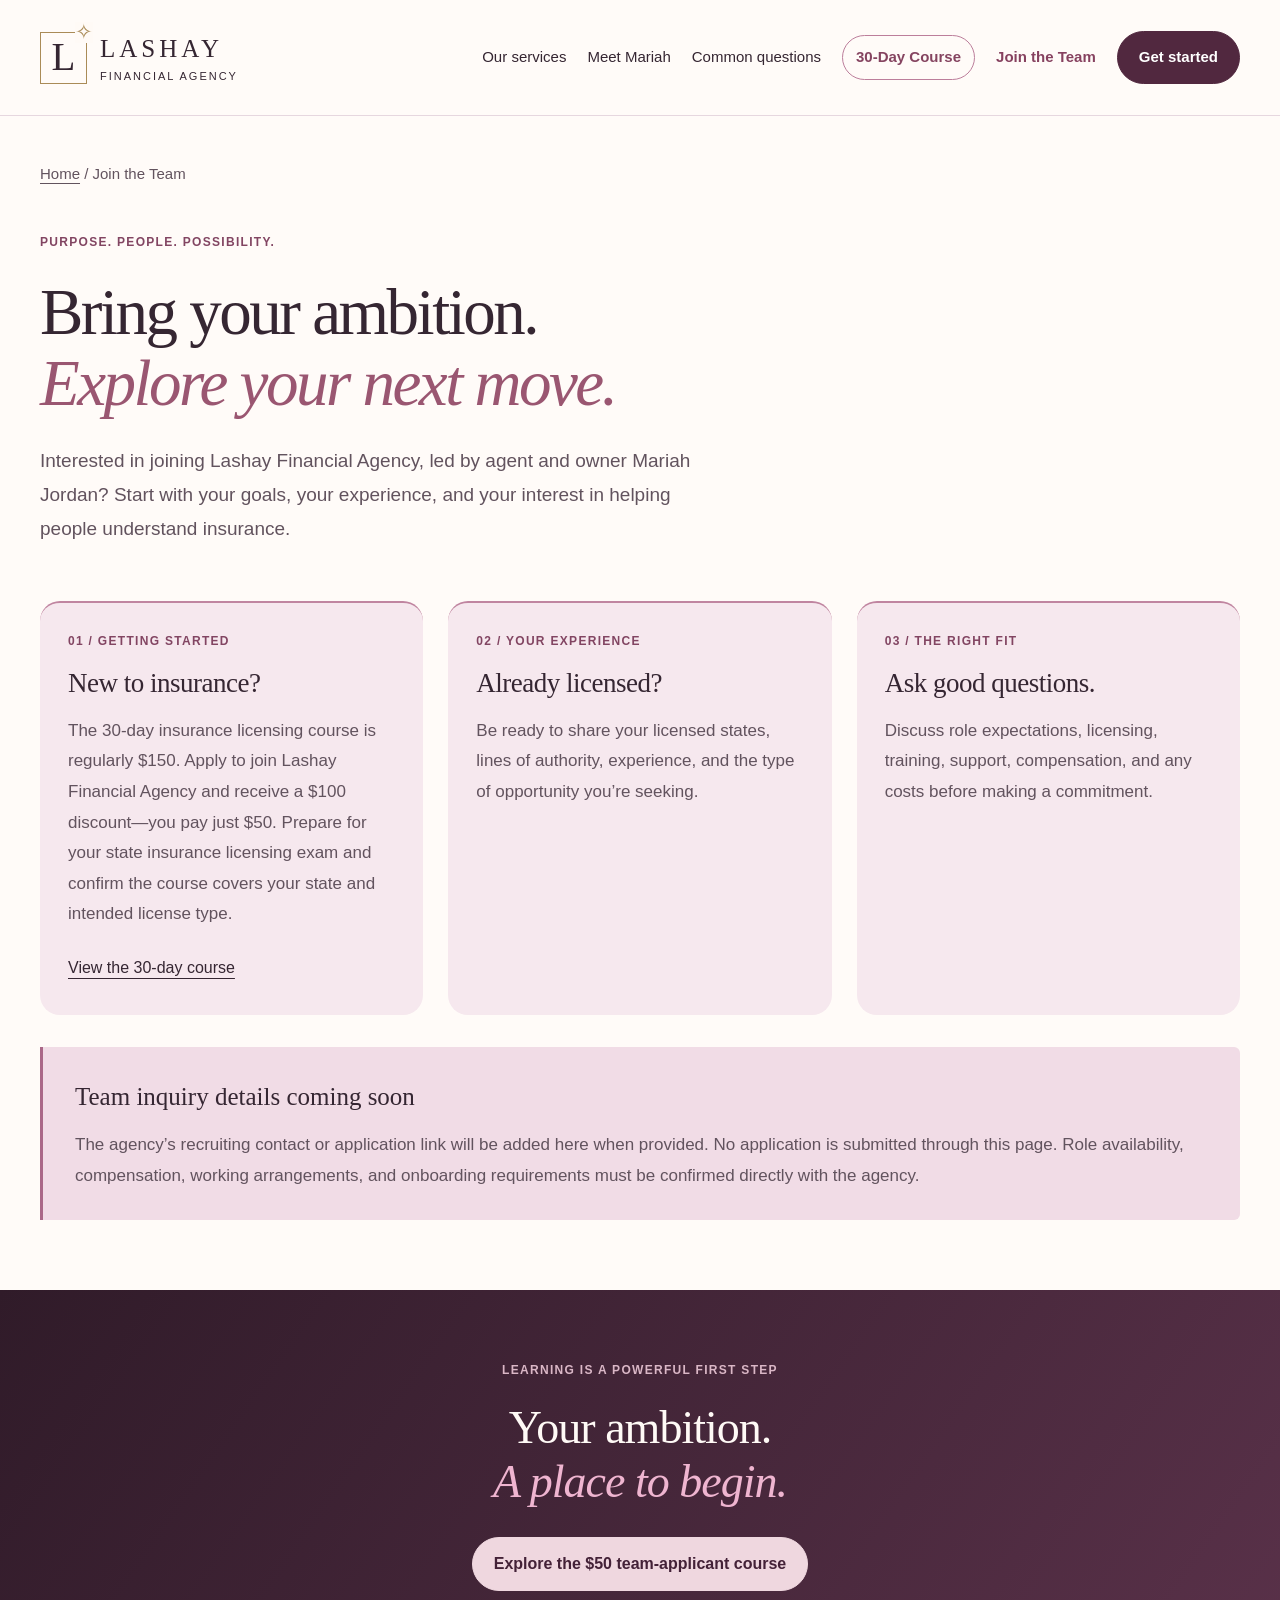
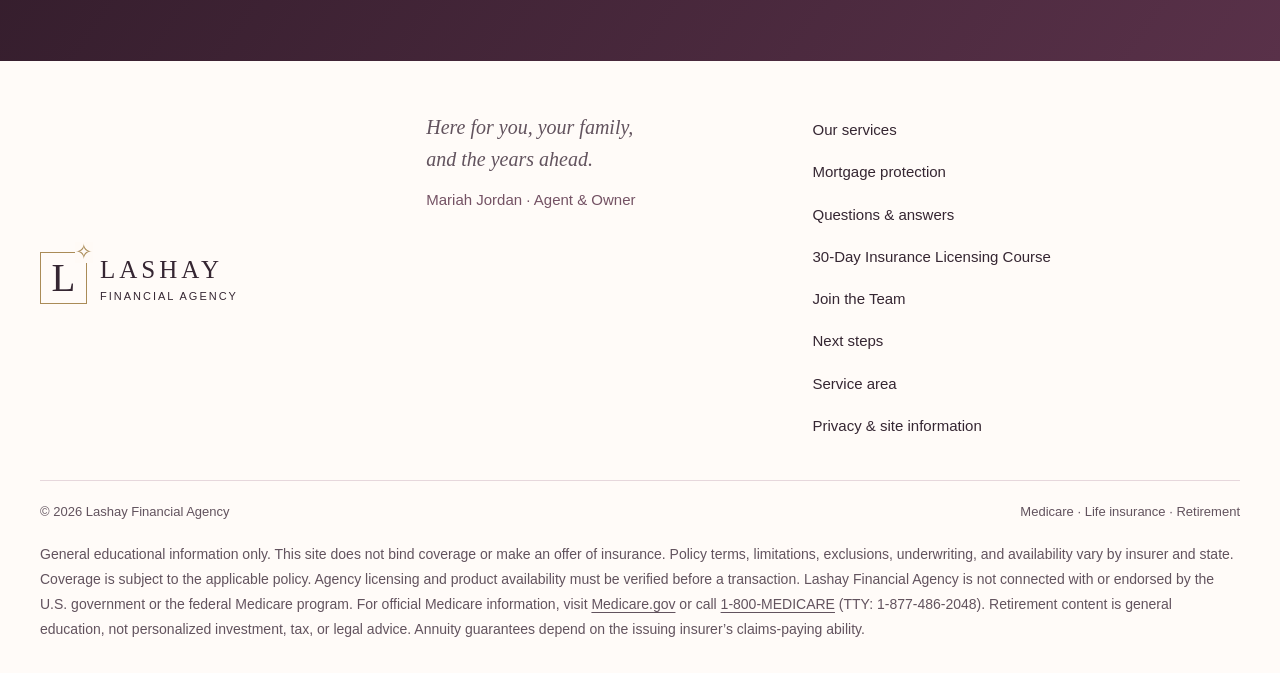
<file: join-the-team.html>
<!doctype html>
<html lang="en"><head><meta charset="UTF-8"><meta http-equiv="Content-Security-Policy" content="default-src 'self'; script-src 'self' 'sha256-5e5Efb1vAFq655RigGxZwbrK2gB1pOwHPnS2GRnzRYY=' 'sha256-ZyHj1x42q5rzaVcyQUQg2q3ZPzOJ4vTwo5EEjbWiuvU='; style-src 'self'; img-src 'self' data:; connect-src 'none'; object-src 'none'; base-uri 'none'; form-action 'none'"><meta name="referrer" content="strict-origin-when-cross-origin"><meta name="viewport" content="width=device-width, initial-scale=1, viewport-fit=cover"><meta name="theme-color" content="#472738"><meta name="description" content="Explore an insurance career with Lashay Financial Agency and learn about the 30-day insurance licensing course."><title>Join the Team | Lashay Financial Agency</title><link rel="icon" href="data:image/svg+xml,%3Csvg xmlns='http://www.w3.org/2000/svg' viewBox='0 0 64 64'%3E%3Crect width='64' height='64' rx='16' fill='%23472738'/%3E%3Ctext x='20' y='47' font-family='Georgia' font-size='44' fill='%23efced4'%3EL%3C/text%3E%3C/svg%3E"><script>
(function(){
 var root=document.documentElement;
 var isPhone=/iPhone|iPod|Android.*Mobile/i.test(navigator.userAgent);
 if(!isPhone)return;
 root.classList.add('phone-view');
 function sizePhone(){
  var deviceWidth=Number(window.screen.width)||window.innerWidth;
  var frameWidth=window.innerWidth||deviceWidth;
  root.style.setProperty('--phone-width',Math.min(deviceWidth,frameWidth)+'px');
 }
 sizePhone();window.addEventListener('resize',sizePhone);window.addEventListener('orientationchange',sizePhone);
})();
</script><link rel="stylesheet" href="styles-phone-v2.css?v=20261014"><link rel="canonical" href="https://lashayfinancial.com/join-the-team.html"><meta name="robots" content="index,follow"><meta property="og:type" content="website"><meta property="og:site_name" content="Lashay Financial Agency"><meta property="og:title" content="Join the Team | Lashay Financial Agency"><meta property="og:description" content="Explore an insurance career with Lashay Financial Agency and learn about the 30-day insurance licensing course."><meta property="og:url" content="https://lashayfinancial.com/join-the-team.html"></head>
<body><a class="skip" href="#main">Skip to content</a><header><div class="nav wrap"><a href="index.html" class="brand" aria-label="Lashay Financial Agency home"><span class="monogram">L<span>✧</span></span><span>LASHAY<small>FINANCIAL AGENCY</small></span></a><a href="#navigation" id="menu" class="menu" role="button" aria-expanded="false" aria-controls="navigation">Menu <span aria-hidden="true">☰</span></a><nav id="navigation"><a href="index.html#coverage">Our services</a><a href="index.html#about">Meet Mariah</a><a href="faq.html">Common questions</a><a class="class-nav" href="classes.html">30-Day Course </a><a class="team-nav" href="join-the-team.html">Join the Team</a><a class="button small" href="index.html#guide">Get started </a></nav></div></header><script>
(function(){
 var header=document.querySelector('header'),menu=document.getElementById('menu'),nav=document.getElementById('navigation');
 if(!header||!menu||!nav)return;
 header.classList.add('nav-ready');
 function closeMenu(){nav.classList.remove('open');menu.setAttribute('aria-expanded','false');}
 menu.addEventListener('click',function(event){event.preventDefault();var open=nav.classList.toggle('open');menu.setAttribute('aria-expanded',String(open));});
 nav.addEventListener('click',function(event){if(event.target.closest('a'))closeMenu();});
 document.addEventListener('keydown',function(event){if(event.key==='Escape'){closeMenu();menu.focus();}});
 document.addEventListener('click',function(event){if(!header.contains(event.target))closeMenu();});
})();
</script>
<main id="main"><section class="page-hero wrap"><a class="breadcrumb" href="index.html">Home</a><span class="breadcrumb"> / Join the Team</span><div class="eyebrow">PURPOSE. PEOPLE. POSSIBILITY.</div><h1>Bring your ambition.<br><em>Explore your next move.</em></h1><p>Interested in joining Lashay Financial Agency, led by agent and owner Mariah Jordan? Start with your goals, your experience, and your interest in helping people understand insurance.</p></section><section class="page-content wrap"><div class="page-blocks"><article><span class="eyebrow">01 / GETTING STARTED</span><h2>New to insurance?</h2><p>The 30-day insurance licensing course is regularly $150. Apply to join Lashay Financial Agency and receive a $100 discount—you pay just $50. Prepare for your state insurance licensing exam and confirm the course covers your state and intended license type.</p><a class="text-link" href="classes.html">View the 30-day course </a></article><article><span class="eyebrow">02 / YOUR EXPERIENCE</span><h2>Already licensed?</h2><p>Be ready to share your licensed states, lines of authority, experience, and the type of opportunity you’re seeking.</p></article><article><span class="eyebrow">03 / THE RIGHT FIT</span><h2>Ask good questions.</h2><p>Discuss role expectations, licensing, training, support, compensation, and any costs before making a commitment.</p></article></div><div class="notice-panel"><h3>Team inquiry details coming soon</h3><p>The agency’s recruiting contact or application link will be added here when provided. No application is submitted through this page. Role availability, compensation, working arrangements, and onboarding requirements must be confirmed directly with the agency.</p></div></section><section class="closing"><div class="wrap"><div class="eyebrow">LEARNING IS A POWERFUL FIRST STEP</div><h2>Your ambition.<br><em>A place to begin.</em></h2><a class="button light" href="classes.html">Explore the $50 team-applicant course </a></div></section></main><footer class="wrap"><div class="footer-top"><a href="index.html" class="brand"><span class="monogram">L<span>✧</span></span><span>LASHAY<small>FINANCIAL AGENCY</small></span></a><p>Here for you, your family,<br>and the years ahead.<small class="owner-credit">Mariah Jordan · Agent &amp; Owner</small></p><div><a href="index.html#coverage">Our services</a><a href="mortgage-protection.html">Mortgage protection</a><a href="faq.html">Questions & answers</a><a href="classes.html">30-Day Insurance Licensing Course</a><a href="join-the-team.html">Join the Team</a><a href="next-steps.html">Next steps</a><a href="service-area.html">Service area</a><a href="privacy.html">Privacy & site information</a></div></div><div class="footer-bottom"><span>© 2026 Lashay Financial Agency</span><span>Medicare · Life insurance · Retirement</span></div><p class="disclaimer">General educational information only. This site does not bind coverage or make an offer of insurance. Policy terms, limitations, exclusions, underwriting, and availability vary by insurer and state. Coverage is subject to the applicable policy. Agency licensing and product availability must be verified before a transaction. Lashay Financial Agency is not connected with or endorsed by the U.S. government or the federal Medicare program. For official Medicare information, visit <a href="https://www.medicare.gov/">Medicare.gov</a> or call <a href="tel:18006334227">1-800-MEDICARE</a> (TTY: 1-877-486-2048). Retirement content is general education, not personalized investment, tax, or legal advice. Annuity guarantees depend on the issuing insurer’s claims-paying ability.</p></footer>
</body></html>
</file>
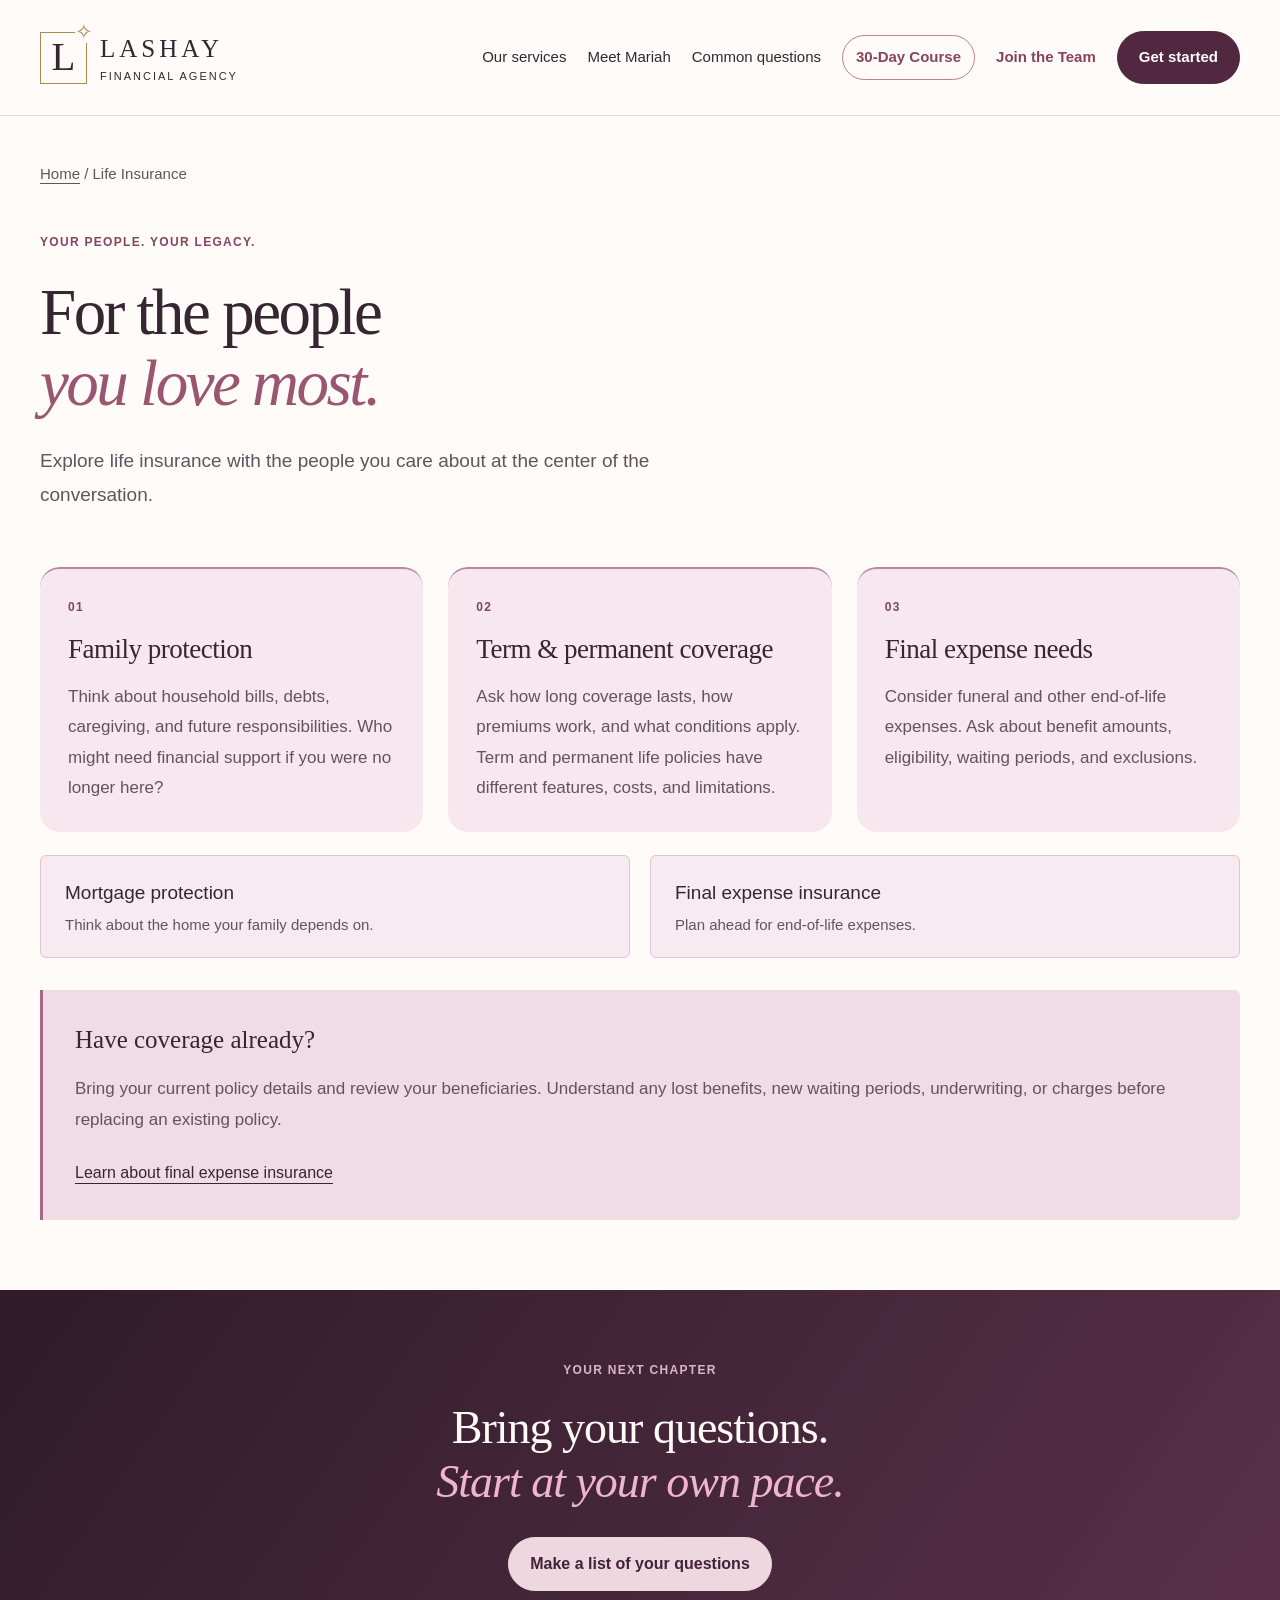
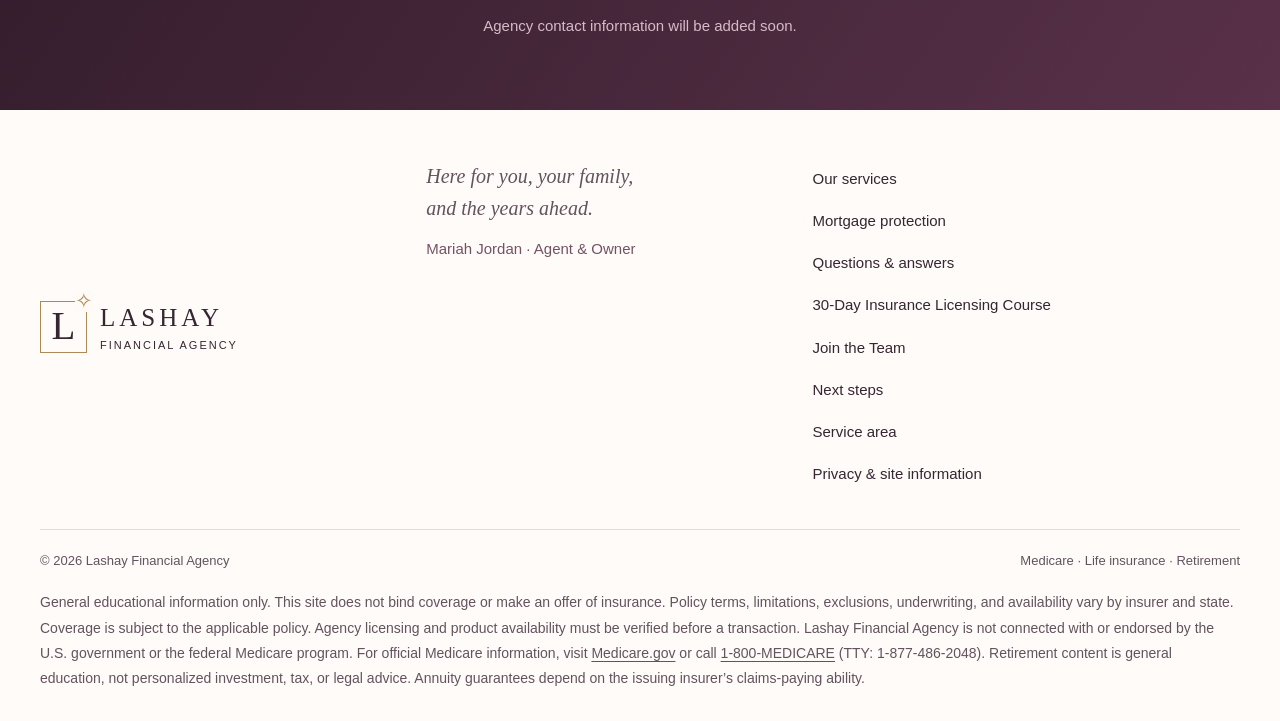
<file: life-insurance.html>
<!doctype html>
<html lang="en"><head><meta charset="UTF-8"><meta http-equiv="Content-Security-Policy" content="default-src 'self'; script-src 'self' 'sha256-5e5Efb1vAFq655RigGxZwbrK2gB1pOwHPnS2GRnzRYY=' 'sha256-ZyHj1x42q5rzaVcyQUQg2q3ZPzOJ4vTwo5EEjbWiuvU='; style-src 'self'; img-src 'self' data:; connect-src 'none'; object-src 'none'; base-uri 'none'; form-action 'none'"><meta name="referrer" content="strict-origin-when-cross-origin"><meta name="viewport" content="width=device-width, initial-scale=1, viewport-fit=cover"><meta name="theme-color" content="#472738"><meta name="description" content="Explore life insurance with the people you care about at the center of the conversation."><title>Life Insurance | Lashay Financial Agency</title><link rel="icon" href="data:image/svg+xml,%3Csvg xmlns='http://www.w3.org/2000/svg' viewBox='0 0 64 64'%3E%3Crect width='64' height='64' rx='16' fill='%23472738'/%3E%3Ctext x='20' y='47' font-family='Georgia' font-size='44' fill='%23efced4'%3EL%3C/text%3E%3C/svg%3E"><script>
(function(){
 var root=document.documentElement;
 var isPhone=/iPhone|iPod|Android.*Mobile/i.test(navigator.userAgent);
 if(!isPhone)return;
 root.classList.add('phone-view');
 function sizePhone(){
  var deviceWidth=Number(window.screen.width)||window.innerWidth;
  var frameWidth=window.innerWidth||deviceWidth;
  root.style.setProperty('--phone-width',Math.min(deviceWidth,frameWidth)+'px');
 }
 sizePhone();window.addEventListener('resize',sizePhone);window.addEventListener('orientationchange',sizePhone);
})();
</script><link rel="stylesheet" href="styles-phone-v2.css?v=20261014"><link rel="canonical" href="https://lashayfinancial.com/life-insurance.html"><meta name="robots" content="index,follow"><meta property="og:type" content="website"><meta property="og:site_name" content="Lashay Financial Agency"><meta property="og:title" content="Life Insurance | Lashay Financial Agency"><meta property="og:description" content="Explore life insurance with the people you care about at the center of the conversation."><meta property="og:url" content="https://lashayfinancial.com/life-insurance.html"></head>
<body><a class="skip" href="#main">Skip to content</a><header><div class="nav wrap"><a href="index.html" class="brand" aria-label="Lashay Financial Agency home"><span class="monogram">L<span>✧</span></span><span>LASHAY<small>FINANCIAL AGENCY</small></span></a><a href="#navigation" id="menu" class="menu" role="button" aria-expanded="false" aria-controls="navigation">Menu <span aria-hidden="true">☰</span></a><nav id="navigation"><a href="index.html#coverage">Our services</a><a href="index.html#about">Meet Mariah</a><a href="faq.html">Common questions</a><a class="class-nav" href="classes.html">30-Day Course </a><a class="team-nav" href="join-the-team.html">Join the Team</a><a class="button small" href="index.html#guide">Get started </a></nav></div></header><script>
(function(){
 var header=document.querySelector('header'),menu=document.getElementById('menu'),nav=document.getElementById('navigation');
 if(!header||!menu||!nav)return;
 header.classList.add('nav-ready');
 function closeMenu(){nav.classList.remove('open');menu.setAttribute('aria-expanded','false');}
 menu.addEventListener('click',function(event){event.preventDefault();var open=nav.classList.toggle('open');menu.setAttribute('aria-expanded',String(open));});
 nav.addEventListener('click',function(event){if(event.target.closest('a'))closeMenu();});
 document.addEventListener('keydown',function(event){if(event.key==='Escape'){closeMenu();menu.focus();}});
 document.addEventListener('click',function(event){if(!header.contains(event.target))closeMenu();});
})();
</script>
<main id="main"><section class="page-hero wrap"><a class="breadcrumb" href="index.html">Home</a><span class="breadcrumb"> / Life Insurance</span><div class="eyebrow">YOUR PEOPLE. YOUR LEGACY.</div><h1>For the people<br><em>you love most.</em></h1><p>Explore life insurance with the people you care about at the center of the conversation.</p></section><section class="page-content wrap"><div class="page-blocks"><article><span class="eyebrow">01</span><h2>Family protection</h2><p>Think about household bills, debts, caregiving, and future responsibilities. Who might need financial support if you were no longer here?</p></article><article><span class="eyebrow">02</span><h2>Term & permanent coverage</h2><p>Ask how long coverage lasts, how premiums work, and what conditions apply. Term and permanent life policies have different features, costs, and limitations.</p></article><article><span class="eyebrow">03</span><h2>Final expense needs</h2><p>Consider funeral and other end-of-life expenses. Ask about benefit amounts, eligibility, waiting periods, and exclusions.</p></article></div><div class="secondary-topics"><a href="mortgage-protection.html"><span>Mortgage protection<small>Think about the home your family depends on.</small></span></a><a href="final-expense.html"><span>Final expense insurance<small>Plan ahead for end-of-life expenses.</small></span></a></div><div class="notice-panel"><h3>Have coverage already?</h3><p>Bring your current policy details and review your beneficiaries. Understand any lost benefits, new waiting periods, underwriting, or charges before replacing an existing policy.</p><a class="text-link" href="final-expense.html">Learn about final expense insurance </a></div></section><section class="closing"><div class="wrap"><div class="eyebrow">YOUR NEXT CHAPTER</div><h2>Bring your questions.<br><em>Start at your own pace.</em></h2><a class="button light" href="index.html#guide">Make a list of your questions </a><p>Agency contact information will be added soon.</p></div></section></main><footer class="wrap"><div class="footer-top"><a href="index.html" class="brand"><span class="monogram">L<span>✧</span></span><span>LASHAY<small>FINANCIAL AGENCY</small></span></a><p>Here for you, your family,<br>and the years ahead.<small class="owner-credit">Mariah Jordan · Agent &amp; Owner</small></p><div><a href="index.html#coverage">Our services</a><a href="mortgage-protection.html">Mortgage protection</a><a href="faq.html">Questions & answers</a><a href="classes.html">30-Day Insurance Licensing Course</a><a href="join-the-team.html">Join the Team</a><a href="next-steps.html">Next steps</a><a href="service-area.html">Service area</a><a href="privacy.html">Privacy & site information</a></div></div><div class="footer-bottom"><span>© 2026 Lashay Financial Agency</span><span>Medicare · Life insurance · Retirement</span></div><p class="disclaimer">General educational information only. This site does not bind coverage or make an offer of insurance. Policy terms, limitations, exclusions, underwriting, and availability vary by insurer and state. Coverage is subject to the applicable policy. Agency licensing and product availability must be verified before a transaction. Lashay Financial Agency is not connected with or endorsed by the U.S. government or the federal Medicare program. For official Medicare information, visit <a href="https://www.medicare.gov/">Medicare.gov</a> or call <a href="tel:18006334227">1-800-MEDICARE</a> (TTY: 1-877-486-2048). Retirement content is general education, not personalized investment, tax, or legal advice. Annuity guarantees depend on the issuing insurer’s claims-paying ability.</p></footer>
</body></html>
</file>
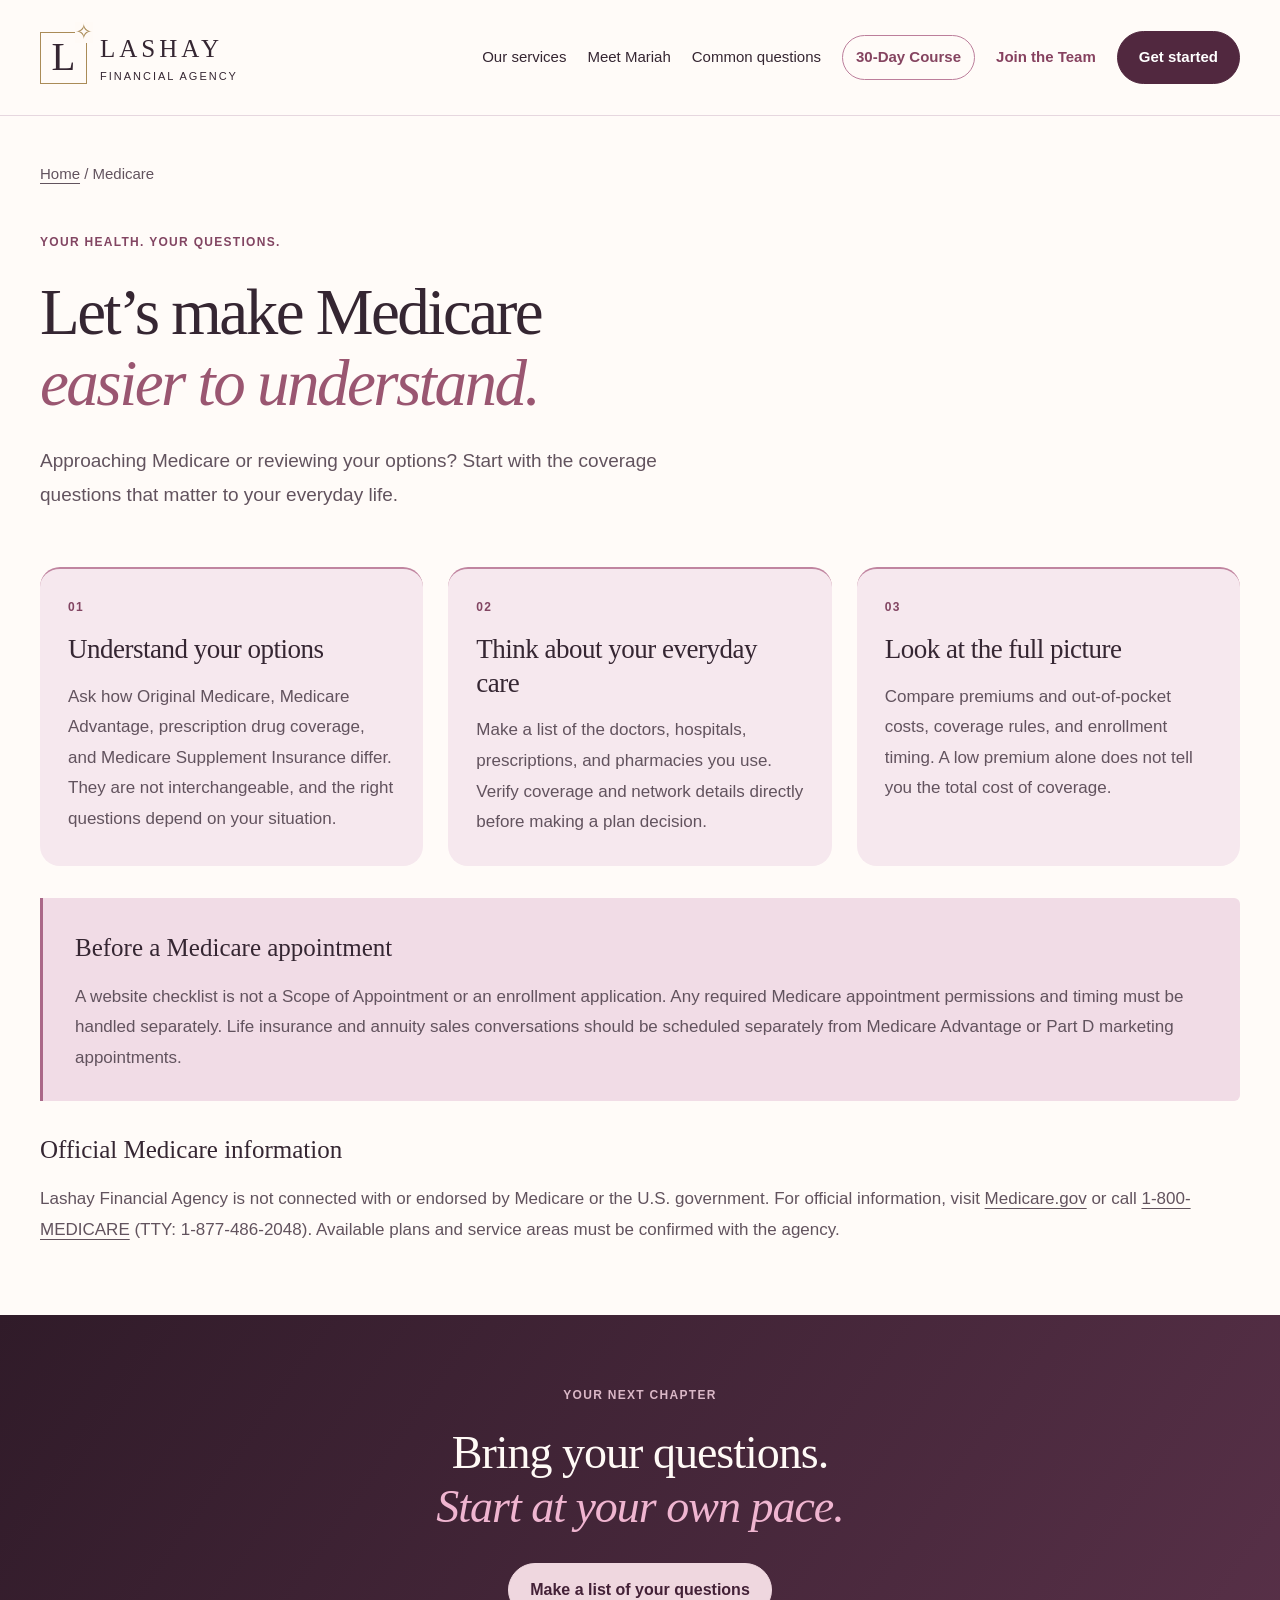
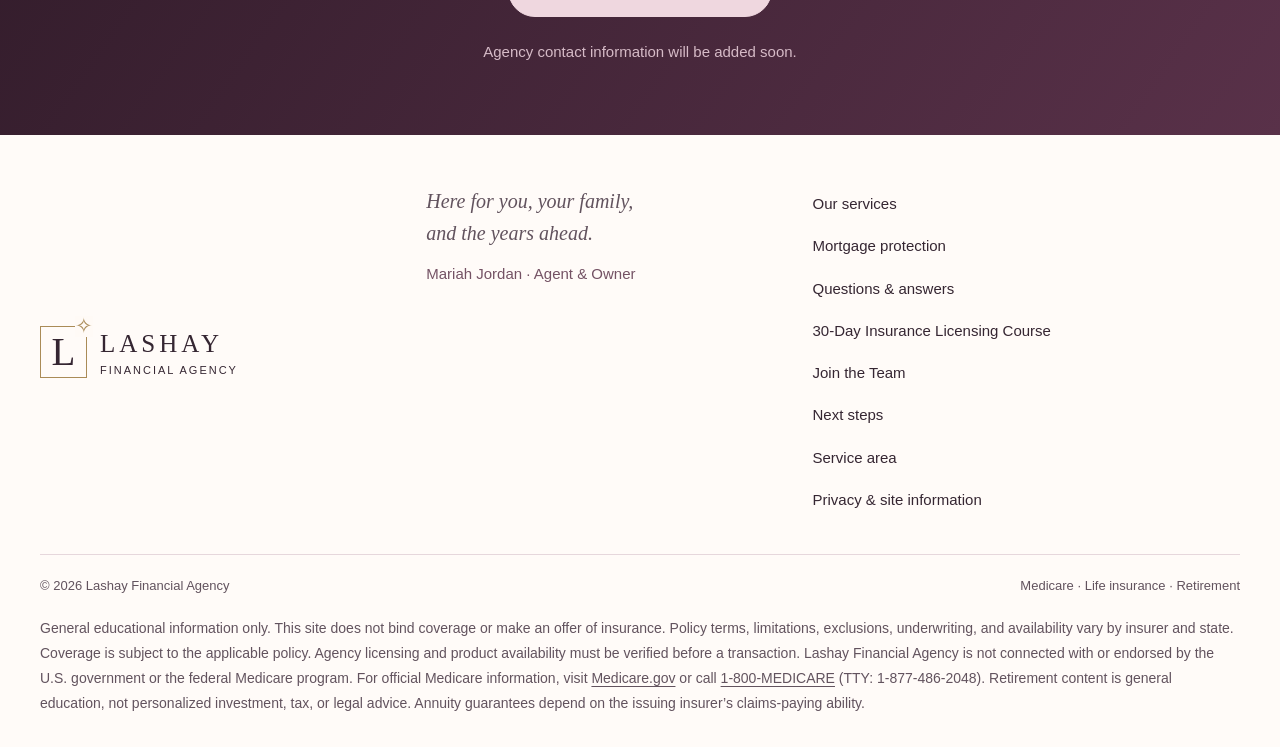
<file: medicare.html>
<!doctype html>
<html lang="en"><head><meta charset="UTF-8"><meta http-equiv="Content-Security-Policy" content="default-src 'self'; script-src 'self' 'sha256-5e5Efb1vAFq655RigGxZwbrK2gB1pOwHPnS2GRnzRYY=' 'sha256-ZyHj1x42q5rzaVcyQUQg2q3ZPzOJ4vTwo5EEjbWiuvU='; style-src 'self'; img-src 'self' data:; connect-src 'none'; object-src 'none'; base-uri 'none'; form-action 'none'"><meta name="referrer" content="strict-origin-when-cross-origin"><meta name="viewport" content="width=device-width, initial-scale=1, viewport-fit=cover"><meta name="theme-color" content="#472738"><meta name="description" content="Approaching Medicare or reviewing your options? Start with the coverage questions that matter to your everyday life."><title>Medicare | Lashay Financial Agency</title><link rel="icon" href="data:image/svg+xml,%3Csvg xmlns='http://www.w3.org/2000/svg' viewBox='0 0 64 64'%3E%3Crect width='64' height='64' rx='16' fill='%23472738'/%3E%3Ctext x='20' y='47' font-family='Georgia' font-size='44' fill='%23efced4'%3EL%3C/text%3E%3C/svg%3E"><script>
(function(){
 var root=document.documentElement;
 var isPhone=/iPhone|iPod|Android.*Mobile/i.test(navigator.userAgent);
 if(!isPhone)return;
 root.classList.add('phone-view');
 function sizePhone(){
  var deviceWidth=Number(window.screen.width)||window.innerWidth;
  var frameWidth=window.innerWidth||deviceWidth;
  root.style.setProperty('--phone-width',Math.min(deviceWidth,frameWidth)+'px');
 }
 sizePhone();window.addEventListener('resize',sizePhone);window.addEventListener('orientationchange',sizePhone);
})();
</script><link rel="stylesheet" href="styles-phone-v2.css?v=20261014"><link rel="canonical" href="https://lashayfinancial.com/medicare.html"><meta name="robots" content="index,follow"><meta property="og:type" content="website"><meta property="og:site_name" content="Lashay Financial Agency"><meta property="og:title" content="Medicare | Lashay Financial Agency"><meta property="og:description" content="Approaching Medicare or reviewing your options? Start with the coverage questions that matter to your everyday life."><meta property="og:url" content="https://lashayfinancial.com/medicare.html"></head>
<body><a class="skip" href="#main">Skip to content</a><header><div class="nav wrap"><a href="index.html" class="brand" aria-label="Lashay Financial Agency home"><span class="monogram">L<span>✧</span></span><span>LASHAY<small>FINANCIAL AGENCY</small></span></a><a href="#navigation" id="menu" class="menu" role="button" aria-expanded="false" aria-controls="navigation">Menu <span aria-hidden="true">☰</span></a><nav id="navigation"><a href="index.html#coverage">Our services</a><a href="index.html#about">Meet Mariah</a><a href="faq.html">Common questions</a><a class="class-nav" href="classes.html">30-Day Course </a><a class="team-nav" href="join-the-team.html">Join the Team</a><a class="button small" href="index.html#guide">Get started </a></nav></div></header><script>
(function(){
 var header=document.querySelector('header'),menu=document.getElementById('menu'),nav=document.getElementById('navigation');
 if(!header||!menu||!nav)return;
 header.classList.add('nav-ready');
 function closeMenu(){nav.classList.remove('open');menu.setAttribute('aria-expanded','false');}
 menu.addEventListener('click',function(event){event.preventDefault();var open=nav.classList.toggle('open');menu.setAttribute('aria-expanded',String(open));});
 nav.addEventListener('click',function(event){if(event.target.closest('a'))closeMenu();});
 document.addEventListener('keydown',function(event){if(event.key==='Escape'){closeMenu();menu.focus();}});
 document.addEventListener('click',function(event){if(!header.contains(event.target))closeMenu();});
})();
</script>
<main id="main"><section class="page-hero wrap"><a class="breadcrumb" href="index.html">Home</a><span class="breadcrumb"> / Medicare</span><div class="eyebrow">YOUR HEALTH. YOUR QUESTIONS.</div><h1>Let’s make Medicare<br><em>easier to understand.</em></h1><p>Approaching Medicare or reviewing your options? Start with the coverage questions that matter to your everyday life.</p></section><section class="page-content wrap"><div class="page-blocks"><article><span class="eyebrow">01</span><h2>Understand your options</h2><p>Ask how Original Medicare, Medicare Advantage, prescription drug coverage, and Medicare Supplement Insurance differ. They are not interchangeable, and the right questions depend on your situation.</p></article><article><span class="eyebrow">02</span><h2>Think about your everyday care</h2><p>Make a list of the doctors, hospitals, prescriptions, and pharmacies you use. Verify coverage and network details directly before making a plan decision.</p></article><article><span class="eyebrow">03</span><h2>Look at the full picture</h2><p>Compare premiums and out-of-pocket costs, coverage rules, and enrollment timing. A low premium alone does not tell you the total cost of coverage.</p></article></div><div class="notice-panel"><h3>Before a Medicare appointment</h3><p>A website checklist is not a Scope of Appointment or an enrollment application. Any required Medicare appointment permissions and timing must be handled separately. Life insurance and annuity sales conversations should be scheduled separately from Medicare Advantage or Part D marketing appointments.</p></div><div class="source-panel"><h3>Official Medicare information</h3><p>Lashay Financial Agency is not connected with or endorsed by Medicare or the U.S. government. For official information, visit <a href="https://www.medicare.gov/">Medicare.gov</a> or call <a href="tel:18006334227">1-800-MEDICARE</a> (TTY: 1-877-486-2048). Available plans and service areas must be confirmed with the agency.</p></div></section><section class="closing"><div class="wrap"><div class="eyebrow">YOUR NEXT CHAPTER</div><h2>Bring your questions.<br><em>Start at your own pace.</em></h2><a class="button light" href="index.html#guide">Make a list of your questions </a><p>Agency contact information will be added soon.</p></div></section></main><footer class="wrap"><div class="footer-top"><a href="index.html" class="brand"><span class="monogram">L<span>✧</span></span><span>LASHAY<small>FINANCIAL AGENCY</small></span></a><p>Here for you, your family,<br>and the years ahead.<small class="owner-credit">Mariah Jordan · Agent &amp; Owner</small></p><div><a href="index.html#coverage">Our services</a><a href="mortgage-protection.html">Mortgage protection</a><a href="faq.html">Questions & answers</a><a href="classes.html">30-Day Insurance Licensing Course</a><a href="join-the-team.html">Join the Team</a><a href="next-steps.html">Next steps</a><a href="service-area.html">Service area</a><a href="privacy.html">Privacy & site information</a></div></div><div class="footer-bottom"><span>© 2026 Lashay Financial Agency</span><span>Medicare · Life insurance · Retirement</span></div><p class="disclaimer">General educational information only. This site does not bind coverage or make an offer of insurance. Policy terms, limitations, exclusions, underwriting, and availability vary by insurer and state. Coverage is subject to the applicable policy. Agency licensing and product availability must be verified before a transaction. Lashay Financial Agency is not connected with or endorsed by the U.S. government or the federal Medicare program. For official Medicare information, visit <a href="https://www.medicare.gov/">Medicare.gov</a> or call <a href="tel:18006334227">1-800-MEDICARE</a> (TTY: 1-877-486-2048). Retirement content is general education, not personalized investment, tax, or legal advice. Annuity guarantees depend on the issuing insurer’s claims-paying ability.</p></footer>
</body></html>
</file>
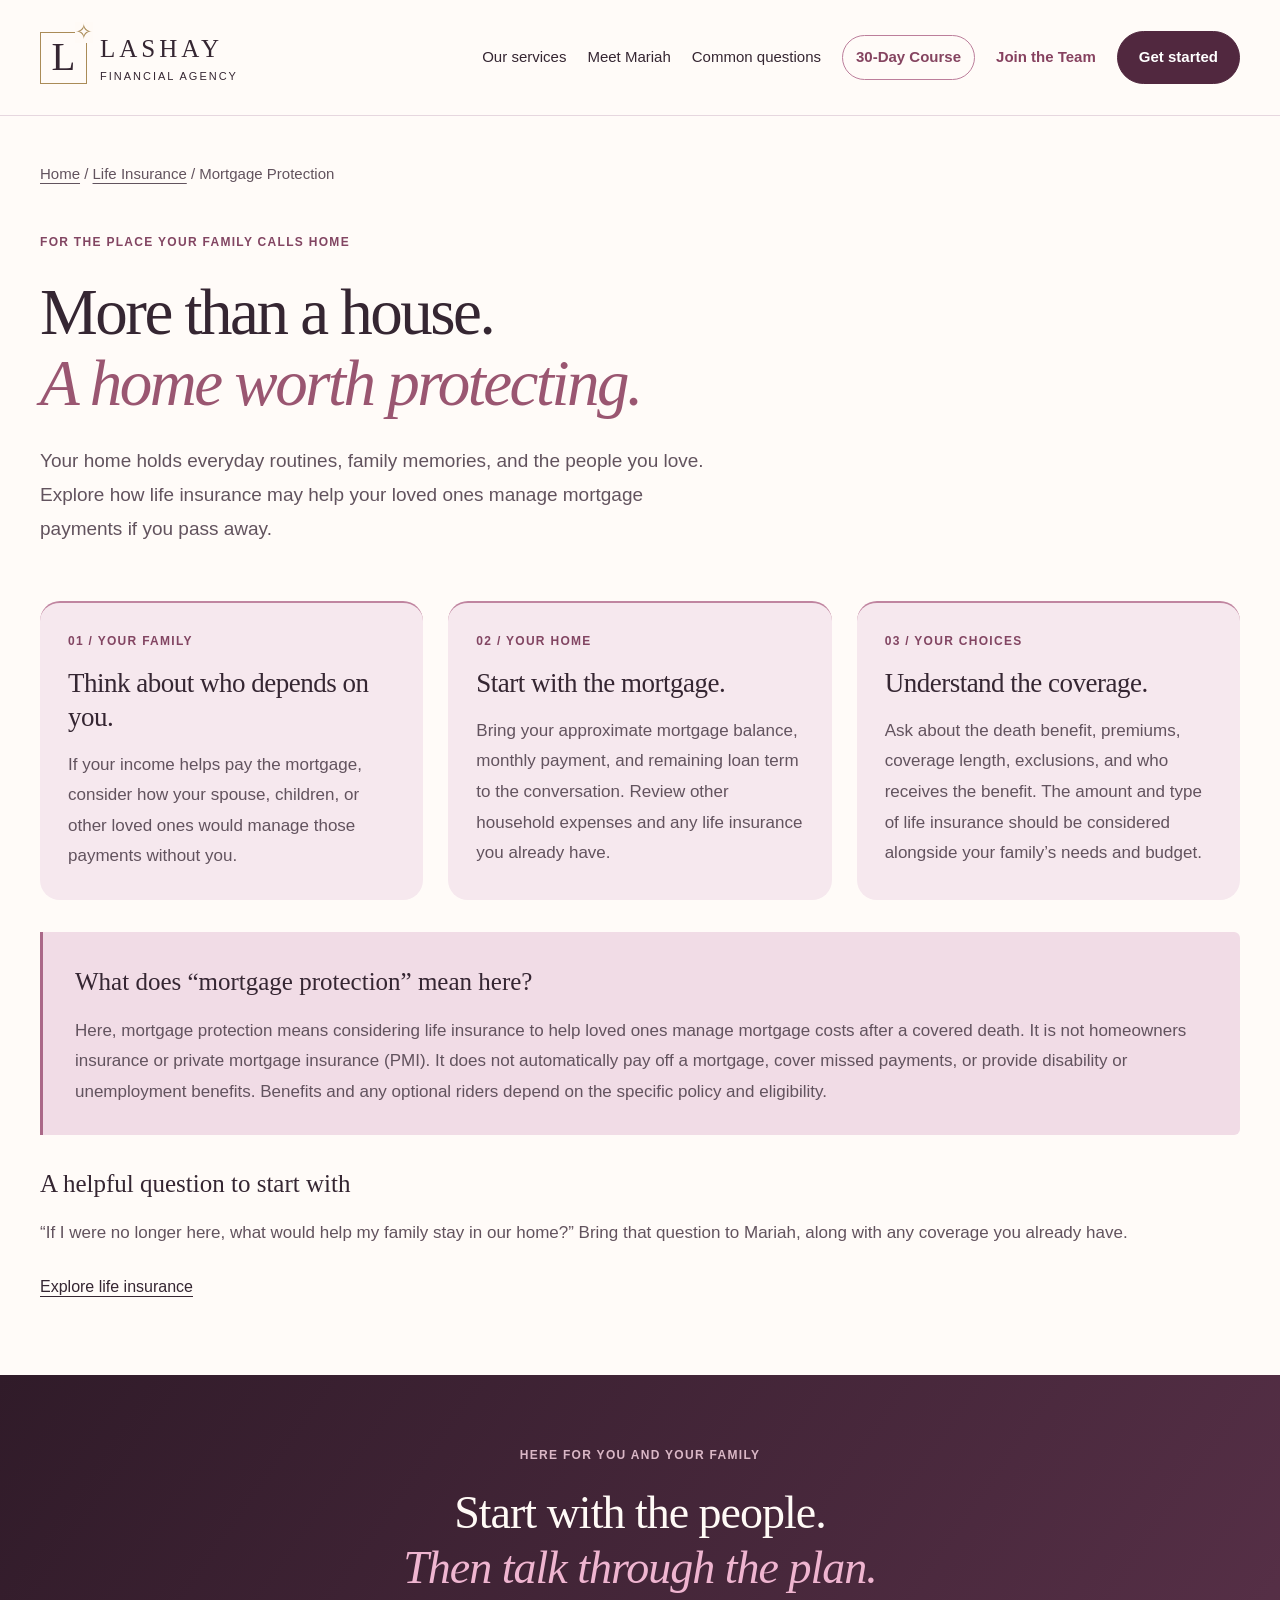
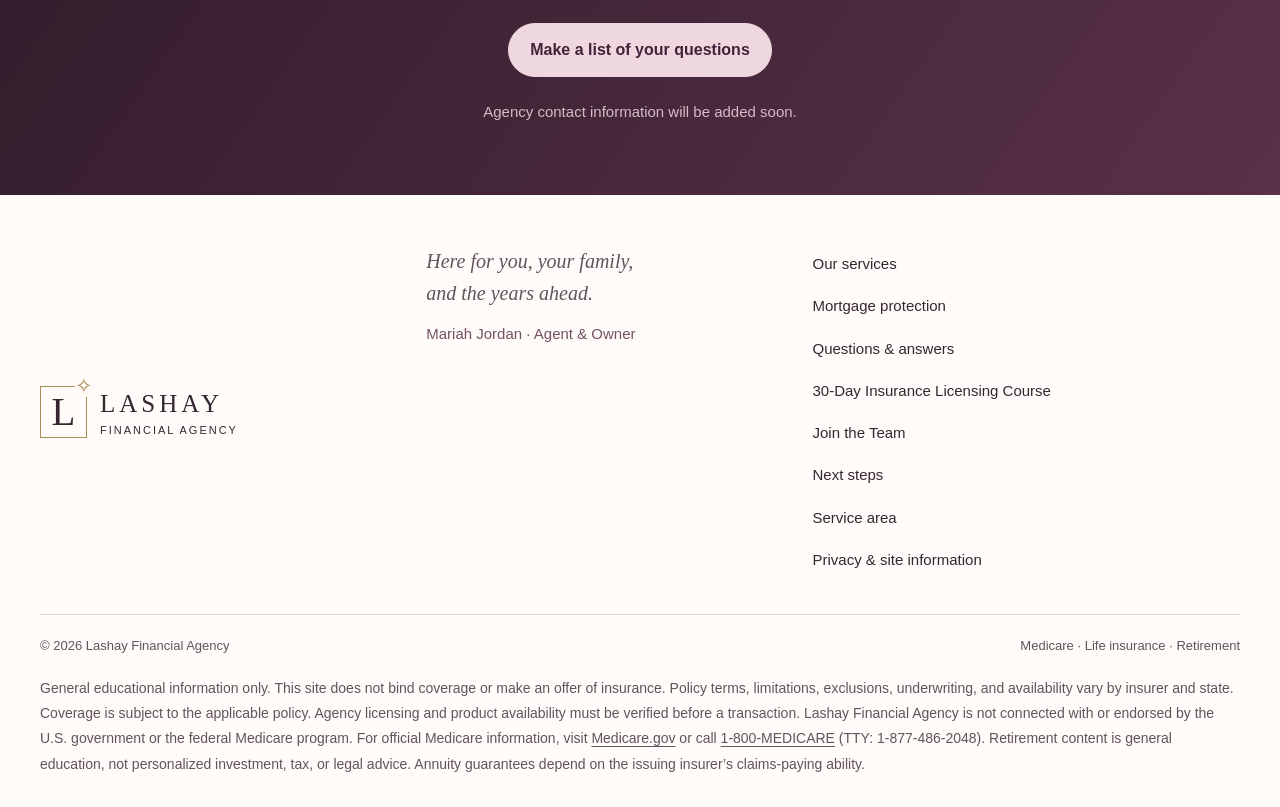
<file: mortgage-protection.html>
<!doctype html>
<html lang="en"><head><meta charset="UTF-8"><meta http-equiv="Content-Security-Policy" content="default-src 'self'; script-src 'self' 'sha256-5e5Efb1vAFq655RigGxZwbrK2gB1pOwHPnS2GRnzRYY=' 'sha256-ZyHj1x42q5rzaVcyQUQg2q3ZPzOJ4vTwo5EEjbWiuvU='; style-src 'self'; img-src 'self' data:; connect-src 'none'; object-src 'none'; base-uri 'none'; form-action 'none'"><meta name="referrer" content="strict-origin-when-cross-origin"><meta name="viewport" content="width=device-width, initial-scale=1, viewport-fit=cover"><meta name="theme-color" content="#472738"><meta name="description" content="Explore how life insurance may help loved ones manage mortgage payments and remain in the home they love."><title>Mortgage Protection | Lashay Financial Agency</title><link rel="icon" href="data:image/svg+xml,%3Csvg xmlns='http://www.w3.org/2000/svg' viewBox='0 0 64 64'%3E%3Crect width='64' height='64' rx='16' fill='%23472738'/%3E%3Ctext x='20' y='47' font-family='Georgia' font-size='44' fill='%23efced4'%3EL%3C/text%3E%3C/svg%3E"><script>
(function(){
 var root=document.documentElement;
 var isPhone=/iPhone|iPod|Android.*Mobile/i.test(navigator.userAgent);
 if(!isPhone)return;
 root.classList.add('phone-view');
 function sizePhone(){
  var deviceWidth=Number(window.screen.width)||window.innerWidth;
  var frameWidth=window.innerWidth||deviceWidth;
  root.style.setProperty('--phone-width',Math.min(deviceWidth,frameWidth)+'px');
 }
 sizePhone();window.addEventListener('resize',sizePhone);window.addEventListener('orientationchange',sizePhone);
})();
</script><link rel="stylesheet" href="styles-phone-v2.css?v=20261014"><link rel="canonical" href="https://lashayfinancial.com/mortgage-protection.html"><meta name="robots" content="index,follow"><meta property="og:type" content="website"><meta property="og:site_name" content="Lashay Financial Agency"><meta property="og:title" content="Mortgage Protection | Lashay Financial Agency"><meta property="og:description" content="Explore how life insurance may help loved ones manage mortgage payments and remain in the home they love."><meta property="og:url" content="https://lashayfinancial.com/mortgage-protection.html"></head>
<body><a class="skip" href="#main">Skip to content</a><header><div class="nav wrap"><a href="index.html" class="brand" aria-label="Lashay Financial Agency home"><span class="monogram">L<span>✧</span></span><span>LASHAY<small>FINANCIAL AGENCY</small></span></a><a href="#navigation" id="menu" class="menu" role="button" aria-expanded="false" aria-controls="navigation">Menu <span aria-hidden="true">☰</span></a><nav id="navigation"><a href="index.html#coverage">Our services</a><a href="index.html#about">Meet Mariah</a><a href="faq.html">Common questions</a><a class="class-nav" href="classes.html">30-Day Course </a><a class="team-nav" href="join-the-team.html">Join the Team</a><a class="button small" href="index.html#guide">Get started </a></nav></div></header><script>
(function(){
 var header=document.querySelector('header'),menu=document.getElementById('menu'),nav=document.getElementById('navigation');
 if(!header||!menu||!nav)return;
 header.classList.add('nav-ready');
 function closeMenu(){nav.classList.remove('open');menu.setAttribute('aria-expanded','false');}
 menu.addEventListener('click',function(event){event.preventDefault();var open=nav.classList.toggle('open');menu.setAttribute('aria-expanded',String(open));});
 nav.addEventListener('click',function(event){if(event.target.closest('a'))closeMenu();});
 document.addEventListener('keydown',function(event){if(event.key==='Escape'){closeMenu();menu.focus();}});
 document.addEventListener('click',function(event){if(!header.contains(event.target))closeMenu();});
})();
</script>
<main id="main"><section class="page-hero wrap"><a class="breadcrumb" href="index.html">Home</a><span class="breadcrumb"> / </span><a class="breadcrumb" href="life-insurance.html">Life Insurance</a><span class="breadcrumb"> / Mortgage Protection</span><div class="eyebrow">FOR THE PLACE YOUR FAMILY CALLS HOME</div><h1>More than a house.<br><em>A home worth protecting.</em></h1><p>Your home holds everyday routines, family memories, and the people you love. Explore how life insurance may help your loved ones manage mortgage payments if you pass away.</p></section><section class="page-content wrap"><div class="page-blocks"><article><span class="eyebrow">01 / YOUR FAMILY</span><h2>Think about who depends on you.</h2><p>If your income helps pay the mortgage, consider how your spouse, children, or other loved ones would manage those payments without you.</p></article><article><span class="eyebrow">02 / YOUR HOME</span><h2>Start with the mortgage.</h2><p>Bring your approximate mortgage balance, monthly payment, and remaining loan term to the conversation. Review other household expenses and any life insurance you already have.</p></article><article><span class="eyebrow">03 / YOUR CHOICES</span><h2>Understand the coverage.</h2><p>Ask about the death benefit, premiums, coverage length, exclusions, and who receives the benefit. The amount and type of life insurance should be considered alongside your family’s needs and budget.</p></article></div><div class="notice-panel"><h3>What does “mortgage protection” mean here?</h3><p>Here, mortgage protection means considering life insurance to help loved ones manage mortgage costs after a covered death. It is not homeowners insurance or private mortgage insurance (PMI). It does not automatically pay off a mortgage, cover missed payments, or provide disability or unemployment benefits. Benefits and any optional riders depend on the specific policy and eligibility.</p></div><div class="source-panel"><h3>A helpful question to start with</h3><p>“If I were no longer here, what would help my family stay in our home?” Bring that question to Mariah, along with any coverage you already have.</p><a class="text-link" href="life-insurance.html">Explore life insurance </a></div></section><section class="closing"><div class="wrap"><div class="eyebrow">HERE FOR YOU AND YOUR FAMILY</div><h2>Start with the people.<br><em>Then talk through the plan.</em></h2><a class="button light" href="index.html#guide">Make a list of your questions </a><p>Agency contact information will be added soon.</p></div></section></main><footer class="wrap"><div class="footer-top"><a href="index.html" class="brand"><span class="monogram">L<span>✧</span></span><span>LASHAY<small>FINANCIAL AGENCY</small></span></a><p>Here for you, your family,<br>and the years ahead.<small class="owner-credit">Mariah Jordan · Agent &amp; Owner</small></p><div><a href="index.html#coverage">Our services</a><a href="mortgage-protection.html">Mortgage protection</a><a href="faq.html">Questions & answers</a><a href="classes.html">30-Day Insurance Licensing Course</a><a href="join-the-team.html">Join the Team</a><a href="next-steps.html">Next steps</a><a href="service-area.html">Service area</a><a href="privacy.html">Privacy & site information</a></div></div><div class="footer-bottom"><span>© 2026 Lashay Financial Agency</span><span>Medicare · Life insurance · Retirement</span></div><p class="disclaimer">General educational information only. This site does not bind coverage or make an offer of insurance. Policy terms, limitations, exclusions, underwriting, and availability vary by insurer and state. Coverage is subject to the applicable policy. Agency licensing and product availability must be verified before a transaction. Lashay Financial Agency is not connected with or endorsed by the U.S. government or the federal Medicare program. For official Medicare information, visit <a href="https://www.medicare.gov/">Medicare.gov</a> or call <a href="tel:18006334227">1-800-MEDICARE</a> (TTY: 1-877-486-2048). Retirement content is general education, not personalized investment, tax, or legal advice. Annuity guarantees depend on the issuing insurer’s claims-paying ability.</p></footer>
</body></html>
</file>
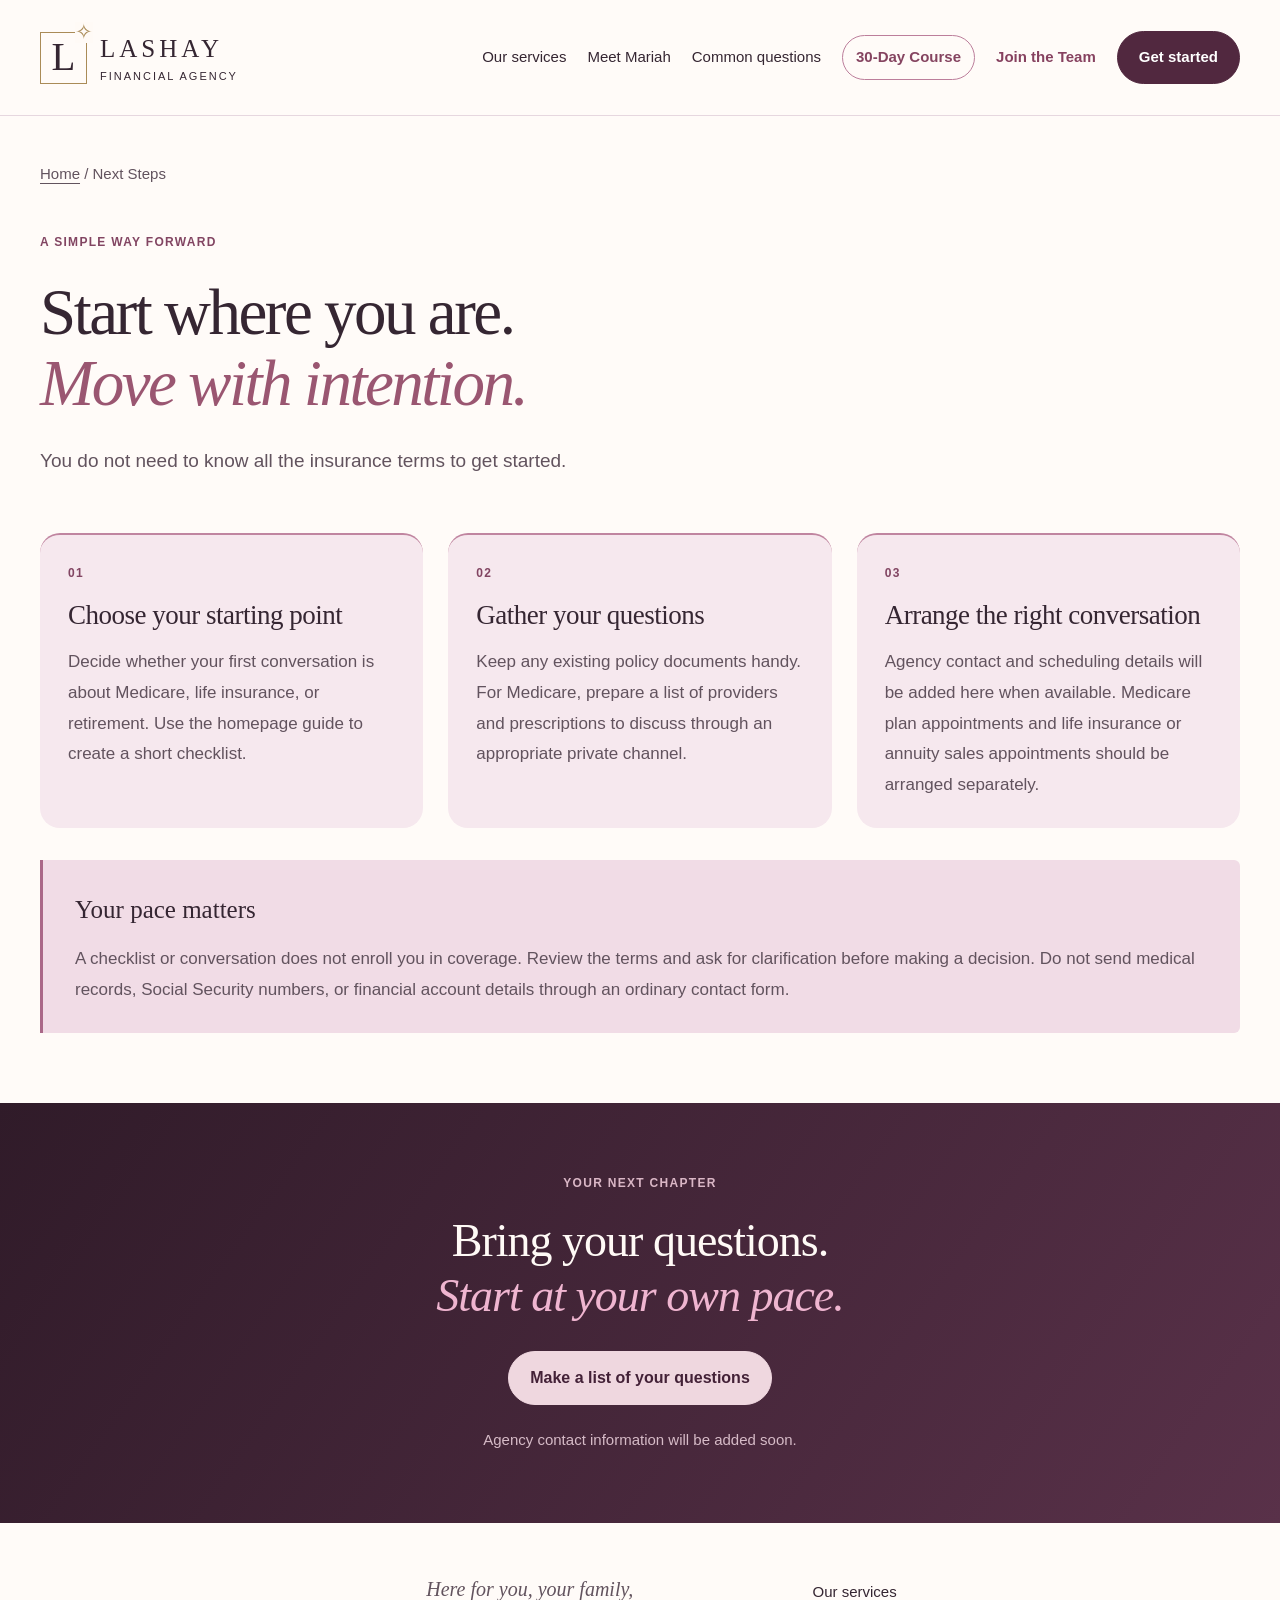
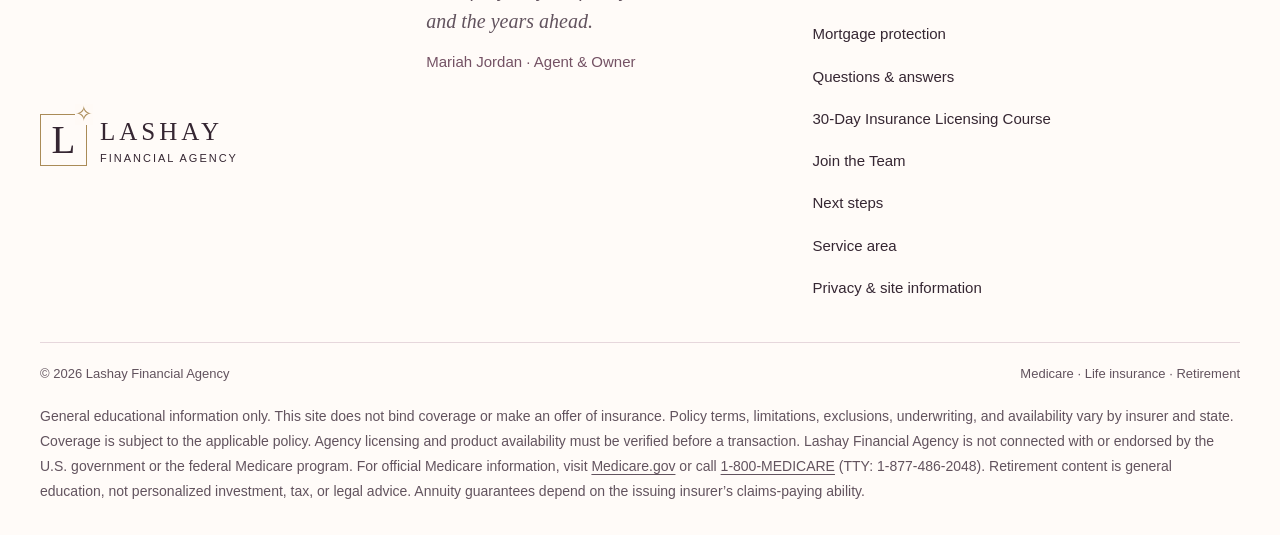
<file: next-steps.html>
<!doctype html>
<html lang="en"><head><meta charset="UTF-8"><meta http-equiv="Content-Security-Policy" content="default-src 'self'; script-src 'self' 'sha256-5e5Efb1vAFq655RigGxZwbrK2gB1pOwHPnS2GRnzRYY=' 'sha256-ZyHj1x42q5rzaVcyQUQg2q3ZPzOJ4vTwo5EEjbWiuvU='; style-src 'self'; img-src 'self' data:; connect-src 'none'; object-src 'none'; base-uri 'none'; form-action 'none'"><meta name="referrer" content="strict-origin-when-cross-origin"><meta name="viewport" content="width=device-width, initial-scale=1, viewport-fit=cover"><meta name="theme-color" content="#472738"><meta name="description" content="You do not need to know all the insurance terms to get started."><title>Next Steps | Lashay Financial Agency</title><link rel="icon" href="data:image/svg+xml,%3Csvg xmlns='http://www.w3.org/2000/svg' viewBox='0 0 64 64'%3E%3Crect width='64' height='64' rx='16' fill='%23472738'/%3E%3Ctext x='20' y='47' font-family='Georgia' font-size='44' fill='%23efced4'%3EL%3C/text%3E%3C/svg%3E"><script>
(function(){
 var root=document.documentElement;
 var isPhone=/iPhone|iPod|Android.*Mobile/i.test(navigator.userAgent);
 if(!isPhone)return;
 root.classList.add('phone-view');
 function sizePhone(){
  var deviceWidth=Number(window.screen.width)||window.innerWidth;
  var frameWidth=window.innerWidth||deviceWidth;
  root.style.setProperty('--phone-width',Math.min(deviceWidth,frameWidth)+'px');
 }
 sizePhone();window.addEventListener('resize',sizePhone);window.addEventListener('orientationchange',sizePhone);
})();
</script><link rel="stylesheet" href="styles-phone-v2.css?v=20261014"><link rel="canonical" href="https://lashayfinancial.com/next-steps.html"><meta name="robots" content="index,follow"><meta property="og:type" content="website"><meta property="og:site_name" content="Lashay Financial Agency"><meta property="og:title" content="Next Steps | Lashay Financial Agency"><meta property="og:description" content="You do not need to know all the insurance terms to get started."><meta property="og:url" content="https://lashayfinancial.com/next-steps.html"></head>
<body><a class="skip" href="#main">Skip to content</a><header><div class="nav wrap"><a href="index.html" class="brand" aria-label="Lashay Financial Agency home"><span class="monogram">L<span>✧</span></span><span>LASHAY<small>FINANCIAL AGENCY</small></span></a><a href="#navigation" id="menu" class="menu" role="button" aria-expanded="false" aria-controls="navigation">Menu <span aria-hidden="true">☰</span></a><nav id="navigation"><a href="index.html#coverage">Our services</a><a href="index.html#about">Meet Mariah</a><a href="faq.html">Common questions</a><a class="class-nav" href="classes.html">30-Day Course </a><a class="team-nav" href="join-the-team.html">Join the Team</a><a class="button small" href="index.html#guide">Get started </a></nav></div></header><script>
(function(){
 var header=document.querySelector('header'),menu=document.getElementById('menu'),nav=document.getElementById('navigation');
 if(!header||!menu||!nav)return;
 header.classList.add('nav-ready');
 function closeMenu(){nav.classList.remove('open');menu.setAttribute('aria-expanded','false');}
 menu.addEventListener('click',function(event){event.preventDefault();var open=nav.classList.toggle('open');menu.setAttribute('aria-expanded',String(open));});
 nav.addEventListener('click',function(event){if(event.target.closest('a'))closeMenu();});
 document.addEventListener('keydown',function(event){if(event.key==='Escape'){closeMenu();menu.focus();}});
 document.addEventListener('click',function(event){if(!header.contains(event.target))closeMenu();});
})();
</script>
<main id="main"><section class="page-hero wrap"><a class="breadcrumb" href="index.html">Home</a><span class="breadcrumb"> / Next Steps</span><div class="eyebrow">A SIMPLE WAY FORWARD</div><h1>Start where you are.<br><em>Move with intention.</em></h1><p>You do not need to know all the insurance terms to get started.</p></section><section class="page-content wrap"><div class="page-blocks"><article><span class="eyebrow">01</span><h2>Choose your starting point</h2><p>Decide whether your first conversation is about Medicare, life insurance, or retirement. Use the homepage guide to create a short checklist.</p></article><article><span class="eyebrow">02</span><h2>Gather your questions</h2><p>Keep any existing policy documents handy. For Medicare, prepare a list of providers and prescriptions to discuss through an appropriate private channel.</p></article><article><span class="eyebrow">03</span><h2>Arrange the right conversation</h2><p>Agency contact and scheduling details will be added here when available. Medicare plan appointments and life insurance or annuity sales appointments should be arranged separately.</p></article></div><div class="notice-panel"><h3>Your pace matters</h3><p>A checklist or conversation does not enroll you in coverage. Review the terms and ask for clarification before making a decision. Do not send medical records, Social Security numbers, or financial account details through an ordinary contact form.</p></div></section><section class="closing"><div class="wrap"><div class="eyebrow">YOUR NEXT CHAPTER</div><h2>Bring your questions.<br><em>Start at your own pace.</em></h2><a class="button light" href="index.html#guide">Make a list of your questions </a><p>Agency contact information will be added soon.</p></div></section></main><footer class="wrap"><div class="footer-top"><a href="index.html" class="brand"><span class="monogram">L<span>✧</span></span><span>LASHAY<small>FINANCIAL AGENCY</small></span></a><p>Here for you, your family,<br>and the years ahead.<small class="owner-credit">Mariah Jordan · Agent &amp; Owner</small></p><div><a href="index.html#coverage">Our services</a><a href="mortgage-protection.html">Mortgage protection</a><a href="faq.html">Questions & answers</a><a href="classes.html">30-Day Insurance Licensing Course</a><a href="join-the-team.html">Join the Team</a><a href="next-steps.html">Next steps</a><a href="service-area.html">Service area</a><a href="privacy.html">Privacy & site information</a></div></div><div class="footer-bottom"><span>© 2026 Lashay Financial Agency</span><span>Medicare · Life insurance · Retirement</span></div><p class="disclaimer">General educational information only. This site does not bind coverage or make an offer of insurance. Policy terms, limitations, exclusions, underwriting, and availability vary by insurer and state. Coverage is subject to the applicable policy. Agency licensing and product availability must be verified before a transaction. Lashay Financial Agency is not connected with or endorsed by the U.S. government or the federal Medicare program. For official Medicare information, visit <a href="https://www.medicare.gov/">Medicare.gov</a> or call <a href="tel:18006334227">1-800-MEDICARE</a> (TTY: 1-877-486-2048). Retirement content is general education, not personalized investment, tax, or legal advice. Annuity guarantees depend on the issuing insurer’s claims-paying ability.</p></footer>
</body></html>
</file>
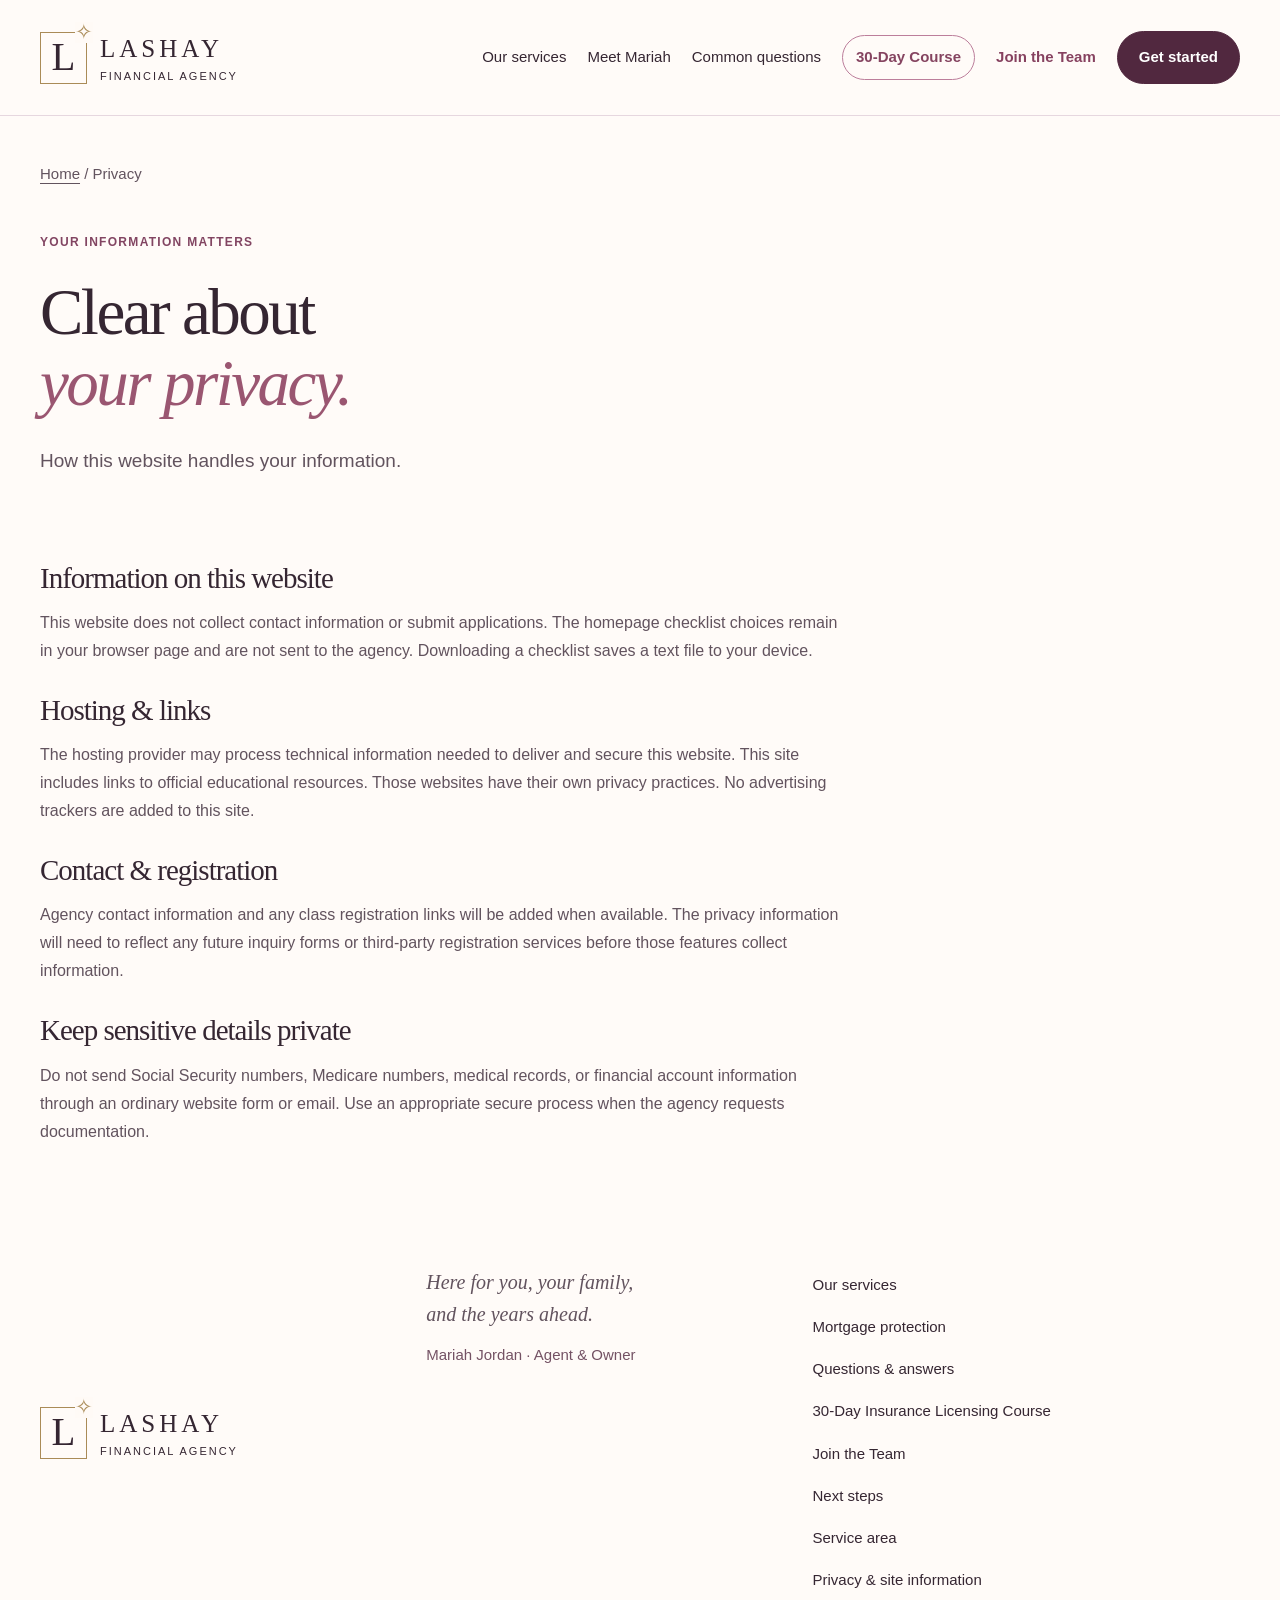
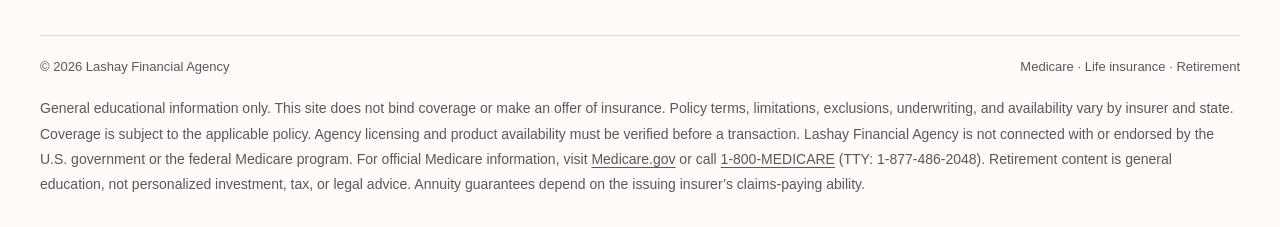
<file: privacy.html>
<!doctype html>
<html lang="en"><head><meta charset="UTF-8"><meta http-equiv="Content-Security-Policy" content="default-src 'self'; script-src 'self' 'sha256-5e5Efb1vAFq655RigGxZwbrK2gB1pOwHPnS2GRnzRYY=' 'sha256-ZyHj1x42q5rzaVcyQUQg2q3ZPzOJ4vTwo5EEjbWiuvU='; style-src 'self'; img-src 'self' data:; connect-src 'none'; object-src 'none'; base-uri 'none'; form-action 'none'"><meta name="referrer" content="strict-origin-when-cross-origin"><meta name="viewport" content="width=device-width, initial-scale=1, viewport-fit=cover"><meta name="theme-color" content="#472738"><meta name="description" content="How this website handles your information."><title>Privacy | Lashay Financial Agency</title><link rel="icon" href="data:image/svg+xml,%3Csvg xmlns='http://www.w3.org/2000/svg' viewBox='0 0 64 64'%3E%3Crect width='64' height='64' rx='16' fill='%23472738'/%3E%3Ctext x='20' y='47' font-family='Georgia' font-size='44' fill='%23efced4'%3EL%3C/text%3E%3C/svg%3E"><script>
(function(){
 var root=document.documentElement;
 var isPhone=/iPhone|iPod|Android.*Mobile/i.test(navigator.userAgent);
 if(!isPhone)return;
 root.classList.add('phone-view');
 function sizePhone(){
  var deviceWidth=Number(window.screen.width)||window.innerWidth;
  var frameWidth=window.innerWidth||deviceWidth;
  root.style.setProperty('--phone-width',Math.min(deviceWidth,frameWidth)+'px');
 }
 sizePhone();window.addEventListener('resize',sizePhone);window.addEventListener('orientationchange',sizePhone);
})();
</script><link rel="stylesheet" href="styles-phone-v2.css?v=20261014"><link rel="canonical" href="https://lashayfinancial.com/privacy.html"><meta name="robots" content="index,follow"><meta property="og:type" content="website"><meta property="og:site_name" content="Lashay Financial Agency"><meta property="og:title" content="Privacy | Lashay Financial Agency"><meta property="og:description" content="How this website handles your information."><meta property="og:url" content="https://lashayfinancial.com/privacy.html"></head>
<body><a class="skip" href="#main">Skip to content</a><header><div class="nav wrap"><a href="index.html" class="brand" aria-label="Lashay Financial Agency home"><span class="monogram">L<span>✧</span></span><span>LASHAY<small>FINANCIAL AGENCY</small></span></a><a href="#navigation" id="menu" class="menu" role="button" aria-expanded="false" aria-controls="navigation">Menu <span aria-hidden="true">☰</span></a><nav id="navigation"><a href="index.html#coverage">Our services</a><a href="index.html#about">Meet Mariah</a><a href="faq.html">Common questions</a><a class="class-nav" href="classes.html">30-Day Course </a><a class="team-nav" href="join-the-team.html">Join the Team</a><a class="button small" href="index.html#guide">Get started </a></nav></div></header><script>
(function(){
 var header=document.querySelector('header'),menu=document.getElementById('menu'),nav=document.getElementById('navigation');
 if(!header||!menu||!nav)return;
 header.classList.add('nav-ready');
 function closeMenu(){nav.classList.remove('open');menu.setAttribute('aria-expanded','false');}
 menu.addEventListener('click',function(event){event.preventDefault();var open=nav.classList.toggle('open');menu.setAttribute('aria-expanded',String(open));});
 nav.addEventListener('click',function(event){if(event.target.closest('a'))closeMenu();});
 document.addEventListener('keydown',function(event){if(event.key==='Escape'){closeMenu();menu.focus();}});
 document.addEventListener('click',function(event){if(!header.contains(event.target))closeMenu();});
})();
</script>
<main id="main"><section class="page-hero wrap"><a class="breadcrumb" href="index.html">Home</a><span class="breadcrumb"> / Privacy</span><div class="eyebrow">YOUR INFORMATION MATTERS</div><h1>Clear about<br><em>your privacy.</em></h1><p>How this website handles your information.</p></section><section class="page-content wrap"><div class="policy-copy"><h2>Information on this website</h2><p>This website does not collect contact information or submit applications. The homepage checklist choices remain in your browser page and are not sent to the agency. Downloading a checklist saves a text file to your device.</p><h2>Hosting & links</h2><p>The hosting provider may process technical information needed to deliver and secure this website. This site includes links to official educational resources. Those websites have their own privacy practices. No advertising trackers are added to this site.</p><h2>Contact & registration</h2><p>Agency contact information and any class registration links will be added when available. The privacy information will need to reflect any future inquiry forms or third-party registration services before those features collect information.</p><h2>Keep sensitive details private</h2><p>Do not send Social Security numbers, Medicare numbers, medical records, or financial account information through an ordinary website form or email. Use an appropriate secure process when the agency requests documentation.</p></div></section></main><footer class="wrap"><div class="footer-top"><a href="index.html" class="brand"><span class="monogram">L<span>✧</span></span><span>LASHAY<small>FINANCIAL AGENCY</small></span></a><p>Here for you, your family,<br>and the years ahead.<small class="owner-credit">Mariah Jordan · Agent &amp; Owner</small></p><div><a href="index.html#coverage">Our services</a><a href="mortgage-protection.html">Mortgage protection</a><a href="faq.html">Questions & answers</a><a href="classes.html">30-Day Insurance Licensing Course</a><a href="join-the-team.html">Join the Team</a><a href="next-steps.html">Next steps</a><a href="service-area.html">Service area</a><a href="privacy.html">Privacy & site information</a></div></div><div class="footer-bottom"><span>© 2026 Lashay Financial Agency</span><span>Medicare · Life insurance · Retirement</span></div><p class="disclaimer">General educational information only. This site does not bind coverage or make an offer of insurance. Policy terms, limitations, exclusions, underwriting, and availability vary by insurer and state. Coverage is subject to the applicable policy. Agency licensing and product availability must be verified before a transaction. Lashay Financial Agency is not connected with or endorsed by the U.S. government or the federal Medicare program. For official Medicare information, visit <a href="https://www.medicare.gov/">Medicare.gov</a> or call <a href="tel:18006334227">1-800-MEDICARE</a> (TTY: 1-877-486-2048). Retirement content is general education, not personalized investment, tax, or legal advice. Annuity guarantees depend on the issuing insurer’s claims-paying ability.</p></footer>
</body></html>
</file>
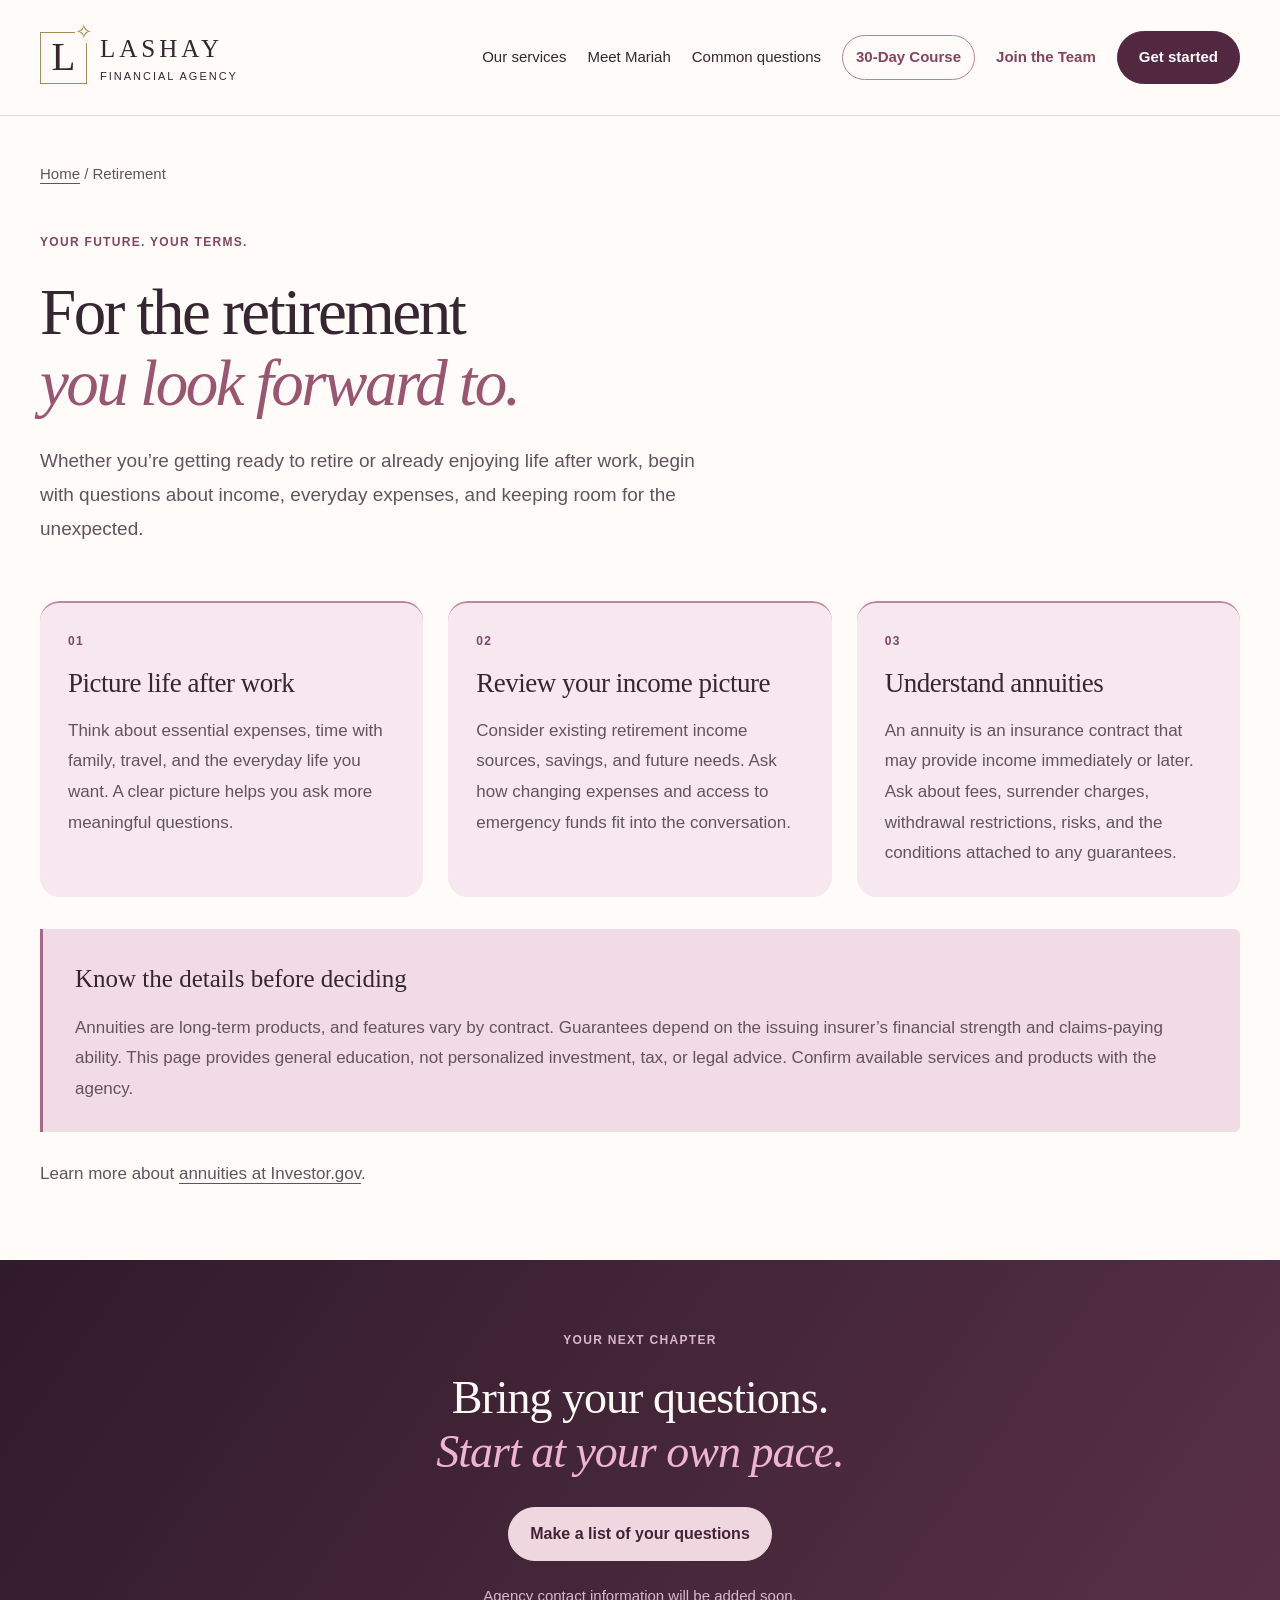
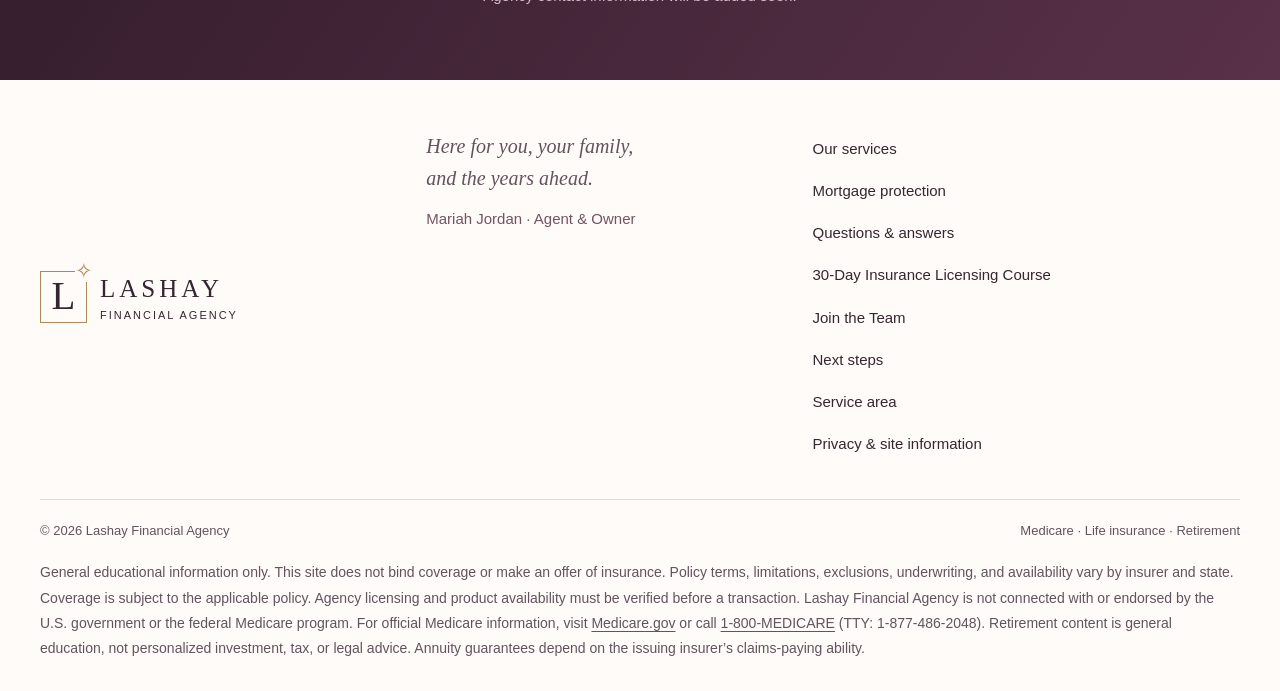
<file: retirement.html>
<!doctype html>
<html lang="en"><head><meta charset="UTF-8"><meta http-equiv="Content-Security-Policy" content="default-src 'self'; script-src 'self' 'sha256-5e5Efb1vAFq655RigGxZwbrK2gB1pOwHPnS2GRnzRYY=' 'sha256-ZyHj1x42q5rzaVcyQUQg2q3ZPzOJ4vTwo5EEjbWiuvU='; style-src 'self'; img-src 'self' data:; connect-src 'none'; object-src 'none'; base-uri 'none'; form-action 'none'"><meta name="referrer" content="strict-origin-when-cross-origin"><meta name="viewport" content="width=device-width, initial-scale=1, viewport-fit=cover"><meta name="theme-color" content="#472738"><meta name="description" content="Whether you’re getting ready to retire or already enjoying life after work, begin with questions about income, everyday expenses, and keeping room for the unexpected."><title>Retirement | Lashay Financial Agency</title><link rel="icon" href="data:image/svg+xml,%3Csvg xmlns='http://www.w3.org/2000/svg' viewBox='0 0 64 64'%3E%3Crect width='64' height='64' rx='16' fill='%23472738'/%3E%3Ctext x='20' y='47' font-family='Georgia' font-size='44' fill='%23efced4'%3EL%3C/text%3E%3C/svg%3E"><script>
(function(){
 var root=document.documentElement;
 var isPhone=/iPhone|iPod|Android.*Mobile/i.test(navigator.userAgent);
 if(!isPhone)return;
 root.classList.add('phone-view');
 function sizePhone(){
  var deviceWidth=Number(window.screen.width)||window.innerWidth;
  var frameWidth=window.innerWidth||deviceWidth;
  root.style.setProperty('--phone-width',Math.min(deviceWidth,frameWidth)+'px');
 }
 sizePhone();window.addEventListener('resize',sizePhone);window.addEventListener('orientationchange',sizePhone);
})();
</script><link rel="stylesheet" href="styles-phone-v2.css?v=20261014"><link rel="canonical" href="https://lashayfinancial.com/retirement.html"><meta name="robots" content="index,follow"><meta property="og:type" content="website"><meta property="og:site_name" content="Lashay Financial Agency"><meta property="og:title" content="Retirement | Lashay Financial Agency"><meta property="og:description" content="Whether you’re getting ready to retire or already enjoying life after work, begin with questions about income, everyday expenses, and keeping room for the unexpected."><meta property="og:url" content="https://lashayfinancial.com/retirement.html"></head>
<body><a class="skip" href="#main">Skip to content</a><header><div class="nav wrap"><a href="index.html" class="brand" aria-label="Lashay Financial Agency home"><span class="monogram">L<span>✧</span></span><span>LASHAY<small>FINANCIAL AGENCY</small></span></a><a href="#navigation" id="menu" class="menu" role="button" aria-expanded="false" aria-controls="navigation">Menu <span aria-hidden="true">☰</span></a><nav id="navigation"><a href="index.html#coverage">Our services</a><a href="index.html#about">Meet Mariah</a><a href="faq.html">Common questions</a><a class="class-nav" href="classes.html">30-Day Course </a><a class="team-nav" href="join-the-team.html">Join the Team</a><a class="button small" href="index.html#guide">Get started </a></nav></div></header><script>
(function(){
 var header=document.querySelector('header'),menu=document.getElementById('menu'),nav=document.getElementById('navigation');
 if(!header||!menu||!nav)return;
 header.classList.add('nav-ready');
 function closeMenu(){nav.classList.remove('open');menu.setAttribute('aria-expanded','false');}
 menu.addEventListener('click',function(event){event.preventDefault();var open=nav.classList.toggle('open');menu.setAttribute('aria-expanded',String(open));});
 nav.addEventListener('click',function(event){if(event.target.closest('a'))closeMenu();});
 document.addEventListener('keydown',function(event){if(event.key==='Escape'){closeMenu();menu.focus();}});
 document.addEventListener('click',function(event){if(!header.contains(event.target))closeMenu();});
})();
</script>
<main id="main"><section class="page-hero wrap"><a class="breadcrumb" href="index.html">Home</a><span class="breadcrumb"> / Retirement</span><div class="eyebrow">YOUR FUTURE. YOUR TERMS.</div><h1>For the retirement<br><em>you look forward to.</em></h1><p>Whether you’re getting ready to retire or already enjoying life after work, begin with questions about income, everyday expenses, and keeping room for the unexpected.</p></section><section class="page-content wrap"><div class="page-blocks"><article><span class="eyebrow">01</span><h2>Picture life after work</h2><p>Think about essential expenses, time with family, travel, and the everyday life you want. A clear picture helps you ask more meaningful questions.</p></article><article><span class="eyebrow">02</span><h2>Review your income picture</h2><p>Consider existing retirement income sources, savings, and future needs. Ask how changing expenses and access to emergency funds fit into the conversation.</p></article><article><span class="eyebrow">03</span><h2>Understand annuities</h2><p>An annuity is an insurance contract that may provide income immediately or later. Ask about fees, surrender charges, withdrawal restrictions, risks, and the conditions attached to any guarantees.</p></article></div><div class="notice-panel"><h3>Know the details before deciding</h3><p>Annuities are long-term products, and features vary by contract. Guarantees depend on the issuing insurer’s financial strength and claims-paying ability. This page provides general education, not personalized investment, tax, or legal advice. Confirm available services and products with the agency.</p></div><div class="source-panel"><p>Learn more about <a href="https://www.investor.gov/introduction-investing/investing-basics/investment-products/annuities">annuities at Investor.gov</a>.</p></div></section><section class="closing"><div class="wrap"><div class="eyebrow">YOUR NEXT CHAPTER</div><h2>Bring your questions.<br><em>Start at your own pace.</em></h2><a class="button light" href="index.html#guide">Make a list of your questions </a><p>Agency contact information will be added soon.</p></div></section></main><footer class="wrap"><div class="footer-top"><a href="index.html" class="brand"><span class="monogram">L<span>✧</span></span><span>LASHAY<small>FINANCIAL AGENCY</small></span></a><p>Here for you, your family,<br>and the years ahead.<small class="owner-credit">Mariah Jordan · Agent &amp; Owner</small></p><div><a href="index.html#coverage">Our services</a><a href="mortgage-protection.html">Mortgage protection</a><a href="faq.html">Questions & answers</a><a href="classes.html">30-Day Insurance Licensing Course</a><a href="join-the-team.html">Join the Team</a><a href="next-steps.html">Next steps</a><a href="service-area.html">Service area</a><a href="privacy.html">Privacy & site information</a></div></div><div class="footer-bottom"><span>© 2026 Lashay Financial Agency</span><span>Medicare · Life insurance · Retirement</span></div><p class="disclaimer">General educational information only. This site does not bind coverage or make an offer of insurance. Policy terms, limitations, exclusions, underwriting, and availability vary by insurer and state. Coverage is subject to the applicable policy. Agency licensing and product availability must be verified before a transaction. Lashay Financial Agency is not connected with or endorsed by the U.S. government or the federal Medicare program. For official Medicare information, visit <a href="https://www.medicare.gov/">Medicare.gov</a> or call <a href="tel:18006334227">1-800-MEDICARE</a> (TTY: 1-877-486-2048). Retirement content is general education, not personalized investment, tax, or legal advice. Annuity guarantees depend on the issuing insurer’s claims-paying ability.</p></footer>
</body></html>
</file>
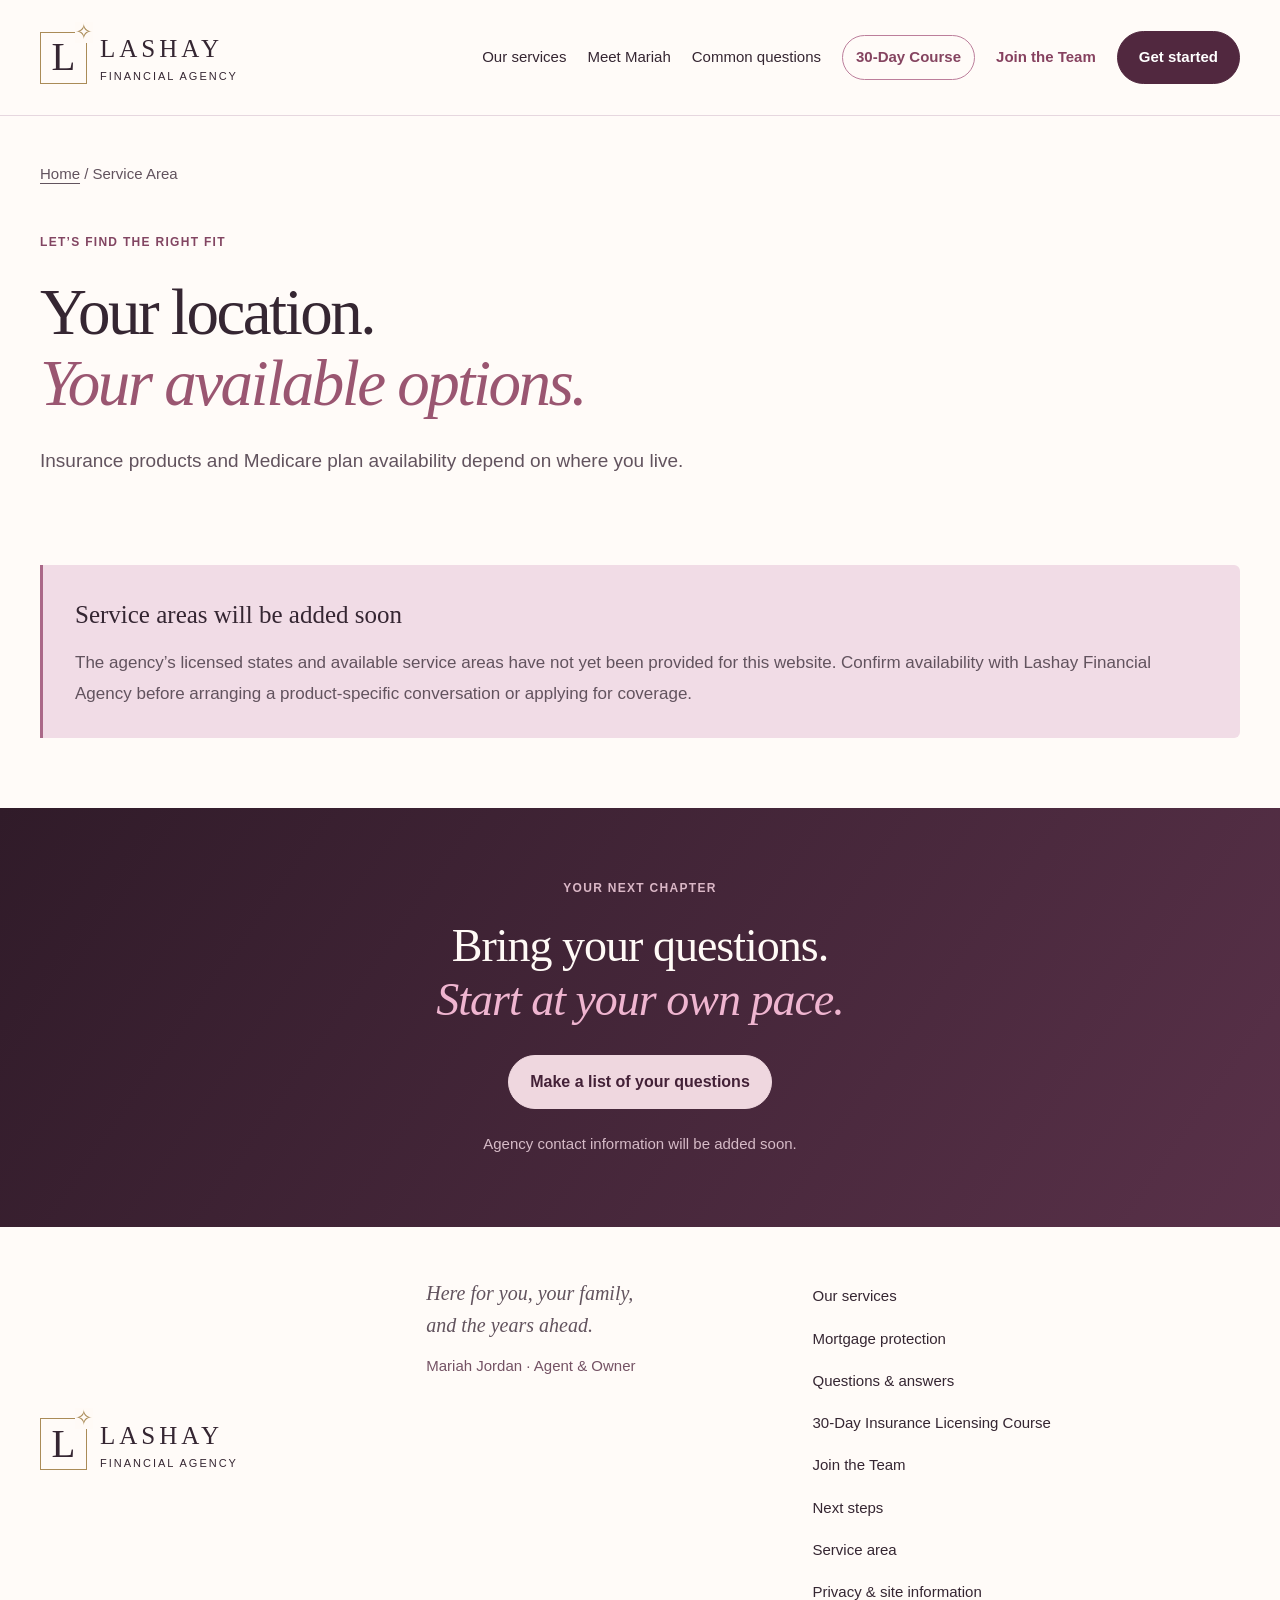
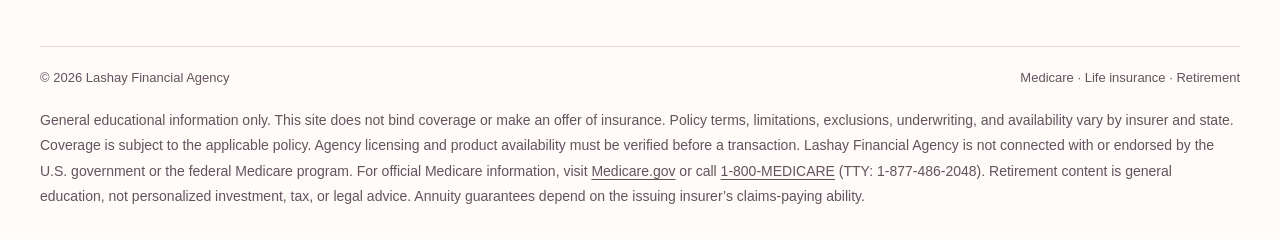
<file: service-area.html>
<!doctype html>
<html lang="en"><head><meta charset="UTF-8"><meta http-equiv="Content-Security-Policy" content="default-src 'self'; script-src 'self' 'sha256-5e5Efb1vAFq655RigGxZwbrK2gB1pOwHPnS2GRnzRYY=' 'sha256-ZyHj1x42q5rzaVcyQUQg2q3ZPzOJ4vTwo5EEjbWiuvU='; style-src 'self'; img-src 'self' data:; connect-src 'none'; object-src 'none'; base-uri 'none'; form-action 'none'"><meta name="referrer" content="strict-origin-when-cross-origin"><meta name="viewport" content="width=device-width, initial-scale=1, viewport-fit=cover"><meta name="theme-color" content="#472738"><meta name="description" content="Insurance products and Medicare plan availability depend on where you live."><title>Service Area | Lashay Financial Agency</title><link rel="icon" href="data:image/svg+xml,%3Csvg xmlns='http://www.w3.org/2000/svg' viewBox='0 0 64 64'%3E%3Crect width='64' height='64' rx='16' fill='%23472738'/%3E%3Ctext x='20' y='47' font-family='Georgia' font-size='44' fill='%23efced4'%3EL%3C/text%3E%3C/svg%3E"><script>
(function(){
 var root=document.documentElement;
 var isPhone=/iPhone|iPod|Android.*Mobile/i.test(navigator.userAgent);
 if(!isPhone)return;
 root.classList.add('phone-view');
 function sizePhone(){
  var deviceWidth=Number(window.screen.width)||window.innerWidth;
  var frameWidth=window.innerWidth||deviceWidth;
  root.style.setProperty('--phone-width',Math.min(deviceWidth,frameWidth)+'px');
 }
 sizePhone();window.addEventListener('resize',sizePhone);window.addEventListener('orientationchange',sizePhone);
})();
</script><link rel="stylesheet" href="styles-phone-v2.css?v=20261014"><link rel="canonical" href="https://lashayfinancial.com/service-area.html"><meta name="robots" content="index,follow"><meta property="og:type" content="website"><meta property="og:site_name" content="Lashay Financial Agency"><meta property="og:title" content="Service Area | Lashay Financial Agency"><meta property="og:description" content="Insurance products and Medicare plan availability depend on where you live."><meta property="og:url" content="https://lashayfinancial.com/service-area.html"></head>
<body><a class="skip" href="#main">Skip to content</a><header><div class="nav wrap"><a href="index.html" class="brand" aria-label="Lashay Financial Agency home"><span class="monogram">L<span>✧</span></span><span>LASHAY<small>FINANCIAL AGENCY</small></span></a><a href="#navigation" id="menu" class="menu" role="button" aria-expanded="false" aria-controls="navigation">Menu <span aria-hidden="true">☰</span></a><nav id="navigation"><a href="index.html#coverage">Our services</a><a href="index.html#about">Meet Mariah</a><a href="faq.html">Common questions</a><a class="class-nav" href="classes.html">30-Day Course </a><a class="team-nav" href="join-the-team.html">Join the Team</a><a class="button small" href="index.html#guide">Get started </a></nav></div></header><script>
(function(){
 var header=document.querySelector('header'),menu=document.getElementById('menu'),nav=document.getElementById('navigation');
 if(!header||!menu||!nav)return;
 header.classList.add('nav-ready');
 function closeMenu(){nav.classList.remove('open');menu.setAttribute('aria-expanded','false');}
 menu.addEventListener('click',function(event){event.preventDefault();var open=nav.classList.toggle('open');menu.setAttribute('aria-expanded',String(open));});
 nav.addEventListener('click',function(event){if(event.target.closest('a'))closeMenu();});
 document.addEventListener('keydown',function(event){if(event.key==='Escape'){closeMenu();menu.focus();}});
 document.addEventListener('click',function(event){if(!header.contains(event.target))closeMenu();});
})();
</script>
<main id="main"><section class="page-hero wrap"><a class="breadcrumb" href="index.html">Home</a><span class="breadcrumb"> / Service Area</span><div class="eyebrow">LET’S FIND THE RIGHT FIT</div><h1>Your location.<br><em>Your available options.</em></h1><p>Insurance products and Medicare plan availability depend on where you live.</p></section><section class="page-content wrap"><div class="notice-panel"><h3>Service areas will be added soon</h3><p>The agency’s licensed states and available service areas have not yet been provided for this website. Confirm availability with Lashay Financial Agency before arranging a product-specific conversation or applying for coverage.</p></div></section><section class="closing"><div class="wrap"><div class="eyebrow">YOUR NEXT CHAPTER</div><h2>Bring your questions.<br><em>Start at your own pace.</em></h2><a class="button light" href="index.html#guide">Make a list of your questions </a><p>Agency contact information will be added soon.</p></div></section></main><footer class="wrap"><div class="footer-top"><a href="index.html" class="brand"><span class="monogram">L<span>✧</span></span><span>LASHAY<small>FINANCIAL AGENCY</small></span></a><p>Here for you, your family,<br>and the years ahead.<small class="owner-credit">Mariah Jordan · Agent &amp; Owner</small></p><div><a href="index.html#coverage">Our services</a><a href="mortgage-protection.html">Mortgage protection</a><a href="faq.html">Questions & answers</a><a href="classes.html">30-Day Insurance Licensing Course</a><a href="join-the-team.html">Join the Team</a><a href="next-steps.html">Next steps</a><a href="service-area.html">Service area</a><a href="privacy.html">Privacy & site information</a></div></div><div class="footer-bottom"><span>© 2026 Lashay Financial Agency</span><span>Medicare · Life insurance · Retirement</span></div><p class="disclaimer">General educational information only. This site does not bind coverage or make an offer of insurance. Policy terms, limitations, exclusions, underwriting, and availability vary by insurer and state. Coverage is subject to the applicable policy. Agency licensing and product availability must be verified before a transaction. Lashay Financial Agency is not connected with or endorsed by the U.S. government or the federal Medicare program. For official Medicare information, visit <a href="https://www.medicare.gov/">Medicare.gov</a> or call <a href="tel:18006334227">1-800-MEDICARE</a> (TTY: 1-877-486-2048). Retirement content is general education, not personalized investment, tax, or legal advice. Annuity guarantees depend on the issuing insurer’s claims-paying ability.</p></footer>
</body></html>
</file>
<file: styles-phone-v2.css>
:root{--plum:#472738;--deep:#321d29;--rose:#b8748a;--blush:#f1dce1;--ivory:#fffaf6;--ink:#412d37;--muted:#73626a;--gold:#b89a64}*{box-sizing:border-box}html{scroll-behavior:smooth;scroll-padding-top:100px}body{margin:0;background:var(--ivory);color:var(--ink);font-family:Arial,Helvetica,sans-serif;line-height:1.65}a{color:inherit;text-decoration:none}button{font:inherit;cursor:pointer}button,a{-webkit-tap-highlight-color:transparent}button:focus-visible,a:focus-visible,summary:focus-visible{outline:3px solid #a75d79;outline-offset:5px}.wrap{width:min(1200px,calc(100% - 80px));margin:auto}.skip{position:absolute;top:-80px;background:white;padding:15px;z-index:10}.skip:focus{top:0}header{border-bottom:1px solid #eadfe0;background:var(--ivory)}.nav{height:108px;display:flex;align-items:center;justify-content:space-between}.brand{display:flex;align-items:center;gap:13px;font-family:Georgia,serif;font-size:25px;letter-spacing:4px;line-height:1.25}.brand small{display:block;font:9px Arial,sans-serif;letter-spacing:3px;margin-top:5px}.monogram{height:52px;width:47px;border:1px solid var(--gold);display:grid;place-items:center;font-size:39px;position:relative;letter-spacing:0}.monogram span{position:absolute;font-size:21px;right:-7px;top:-11px;background:var(--ivory);line-height:1;color:var(--gold)}nav{display:flex;align-items:center;gap:29px;font-size:13px}nav>a:not(.button):hover{color:#994e6a}.button{display:inline-flex;justify-content:center;align-items:center;gap:27px;background:var(--plum);border:1px solid var(--plum);color:white;padding:16px 23px;border-radius:5px;font-size:14px;font-weight:600;line-height:1.5;transition:background .2s,transform .2s}.button:hover{background:#66394f;transform:translateY(-2px)}.button span{font-size:21px;line-height:1}.button.small{padding:13px 17px;font-size:12px;gap:16px}.menu{display:none}.hero{display:grid;grid-template-columns:1.02fr 1fr;gap:60px;padding-top:62px;padding-bottom:76px;align-items:center}.eyebrow{font-size:10px;font-weight:700;letter-spacing:2.1px;color:#91576e;display:flex;align-items:center;gap:10px}.eyebrow>span{display:block;width:23px;height:1px;background:var(--rose)}h1,h2,h3,p{margin:0}h1,h2,h3{font-family:Georgia,'Times New Roman',serif;font-weight:400}h1{font-size:clamp(55px,5.5vw,76px);line-height:1.06;letter-spacing:-2.5px;margin:24px 0}em{font-weight:400;color:#a6617d}h1 em{color:#9a5671}p{color:var(--muted)}.hero-copy>p{max-width:405px;font-size:16px;line-height:1.8;margin-bottom:27px}.text-link{font-size:12px;display:block;margin-top:19px;text-decoration:underline;text-underline-offset:5px}.text-link span{margin-left:10px}.hero-note{border-top:1px solid #e8dadd;max-width:405px;margin-top:29px;padding-top:20px;font-size:11px;color:var(--muted);display:flex;gap:12px;align-items:center}.small-star{color:var(--gold);font-size:24px}.hero-visual{position:relative;padding:0 0 0 15px}.photo-frame{height:596px;overflow:hidden;border-radius:210px 210px 8px 8px;position:relative;background:#dacdc1}.photo-frame img{width:100%;height:100%;object-fit:cover;object-position:49% center}.photo-shade{position:absolute;inset:0;background:linear-gradient(transparent 48%,#321d29b3)}.photo-caption{position:absolute;bottom:38px;left:37px;color:white;font:26px/1.4 Georgia,serif}.photo-caption i{color:#f3d5dd}.floating{position:absolute;bottom:145px;left:-33px;padding:16px 24px;background:#fffaf6f5;border:1px solid #eadade;box-shadow:0 10px 40px #4023340c;display:flex;align-items:center;gap:16px;border-radius:7px;font:18px/1.35 Georgia,serif}.floating small{font:10px Arial,sans-serif;color:var(--muted)}.seal{font-size:33px;color:var(--gold)}.ornament{position:absolute;right:-22px;top:7px;color:var(--gold);font-size:72px;line-height:1}.values-strip{background:#f0dce2;border-top:1px solid #e6c9d3;border-bottom:1px solid #e6c9d3}.values-strip>.wrap{display:flex;justify-content:space-around;align-items:center;padding:21px 0;font-size:12px;letter-spacing:.5px}.values-strip i{color:#97647a;font-size:21px}.section{padding-top:88px;padding-bottom:88px}h2{font-size:43px;line-height:1.18;letter-spacing:-1px;margin-top:17px}.section-top{display:flex;justify-content:space-between;align-items:end;gap:40px;margin-bottom:37px}.section-top>p{font-size:14px;max-width:340px;padding-bottom:3px}.cards{display:grid;grid-template-columns:repeat(3,1fr);gap:22px}.card{background:#fffdfb;border:1px solid #e6d8dc;padding:30px 27px 26px;border-radius:8px;position:relative}.card-icon{display:flex;align-items:center;justify-content:center;width:49px;height:49px;border-radius:50%;background:#f6e6eb;color:#965c75;font-size:31px;margin-bottom:27px}.number{position:absolute;top:33px;right:28px;font-size:10px;color:#9a7b8a}.card h3{font-size:24px;line-height:1.25;margin-bottom:15px}.card p{font-size:14px;line-height:1.8;min-height:80px}.learn{background:none;border:0;border-top:1px solid #ecdee3;padding:19px 0 0;margin-top:26px;display:flex;justify-content:space-between;width:100%;color:var(--plum);font-size:12px;font-weight:600;text-align:left}.learn span{font-size:18px}.fine{font-size:11px;line-height:1.7;margin-top:19px}.approach{background:#f4e7e9;padding:75px 0}.approach-grid{display:grid;grid-template-columns:1fr 1fr;gap:90px}.approach h2{font-size:46px}.approach-grid>div>p{max-width:340px;margin-top:23px;font-size:15px}.signature{font:italic 18px Georgia,serif;color:#91576e;margin-top:32px}.steps article{display:flex;gap:25px;padding:25px 0;border-bottom:1px solid #decbd3}.steps article:first-child{padding-top:4px}.steps article:last-child{border:0}.steps article>span{font:20px Georgia,serif;color:#ac7a90;padding-top:4px}.steps h3{font-size:25px;margin-bottom:8px}.steps p{font-size:14px}.guide{display:grid;grid-template-columns:.8fr 1.2fr;border:1px solid #e5ced6;border-radius:10px;overflow:hidden}.guide-intro{padding:43px;background:#f2dce4}.guide-intro p{margin:22px 0;max-width:280px;font-size:14px}.private-note{font-size:11px;color:#80576b}.guide-main{padding:42px}.choices{display:flex;gap:8px;flex-wrap:wrap}.choices button{border:1px solid #ddc6d0;border-radius:25px;background:transparent;color:var(--plum);padding:10px 14px;font-size:12px}.choices button.active{background:var(--plum);color:white;border-color:var(--plum)}#guide-result{padding:26px 0 20px;min-height:236px}#guide-result h3{font-size:25px}#guide-result ul{list-style:none;padding:0;margin:15px 0 0}#guide-result li{padding:6px 0 6px 23px;position:relative;font-size:14px;color:var(--muted)}#guide-result li:before{content:'✓';position:absolute;left:0;color:#a2667f}.faq-section{padding-top:0;display:grid;grid-template-columns:.85fr 1.15fr;gap:60px}.faqs details{border-bottom:1px solid #e3d6db;padding:20px 0}.faqs details:first-child{padding-top:4px}.faqs summary{list-style:none;display:flex;justify-content:space-between;gap:25px;cursor:pointer;font-size:15px}.faqs summary::-webkit-details-marker{display:none}.faqs summary span{color:#a76581;font-size:21px;line-height:1.2}.faqs details[open] summary span{transform:rotate(45deg)}.faqs details p{font-size:14px;line-height:1.8;padding-top:16px}.closing{background:var(--plum);color:var(--ivory);text-align:center;padding:70px 0}.closing .eyebrow{justify-content:center;color:#dab7c6}.closing h2{font-size:46px;margin:20px 0 28px}.closing em{color:#e7b3c5}.button.light{background:#efd7df;color:var(--plum);border-color:#efd7df}.button.light:hover{background:white}.closing p{color:#d6bbc7;font-size:11px;margin-top:22px}.footer-top{display:flex;justify-content:space-between;gap:30px;padding:50px 0 35px}.footer-top>p{font:italic 18px/1.6 Georgia,serif}.footer-top>div{display:flex;flex-direction:column;gap:8px;font-size:12px}.footer-top button{padding:0;background:none;border:0;color:inherit;text-align:left;font-size:12px}.footer-bottom{display:flex;justify-content:space-between;border-top:1px solid #e6d7dc;padding-top:20px;font-size:10px;color:var(--muted)}.disclaimer{font-size:10px;line-height:1.8;padding:18px 0 30px}dialog{border:1px solid #d8bac8;border-radius:12px;background:var(--ivory);color:var(--ink);padding:44px;max-width:550px;width:calc(100% - 32px)}dialog::backdrop{background:#25131fcc;backdrop-filter:blur(3px)}dialog h2{font-size:33px;margin:0 0 20px}dialog p{font-size:15px;margin:12px 0}.close{position:absolute;right:15px;top:6px;font-size:29px;background:none;border:0;color:var(--plum)}dialog .button{margin-top:15px}
@media(min-width:1500px){.hero{gap:95px}.photo-frame{height:640px}}@media(max-width:1000px){.wrap{width:calc(100% - 48px)}nav{gap:16px}nav>a{font-size:11px}.hero{gap:35px}.photo-frame{height:550px}h1{font-size:60px}.floating{left:-15px}.approach-grid{gap:50px}.card{padding:25px 20px}.card h3{font-size:22px}.guide-intro,.guide-main{padding:30px}.faq-section{gap:35px}}@media(max-width:760px){.wrap{width:calc(100% - 40px)}.nav{height:88px}.brand{font-size:21px}.brand small{font-size:8px}.monogram{height:43px;width:38px;font-size:32px}.menu{display:flex;align-items:center;gap:12px;background:none;border:1px solid #dcc6cf;border-radius:5px;padding:9px 12px;color:var(--plum);font-size:12px}nav{display:none;position:absolute;top:88px;left:0;width:100%;background:var(--ivory);z-index:5;padding:25px;border-bottom:1px solid #dec7d1;align-items:stretch;gap:22px}nav.open{display:flex;flex-direction:column}nav>a{font-size:15px}.hero{grid-template-columns:1fr;padding-top:38px;padding-bottom:47px;gap:35px}.hero-copy{padding:0 4px}h1{font-size:59px;margin-top:22px;letter-spacing:-2px}.hero-copy>p{font-size:16px;max-width:100%}.hero-visual{padding:0 8px 0 15px}.photo-frame{height:435px;border-radius:180px 180px 7px 7px}.photo-caption{left:26px;font-size:25px;bottom:25px}.floating{left:0;bottom:105px;padding:12px 19px}.ornament{right:0;font-size:56px}.values-strip>.wrap{gap:9px;text-align:center;font-size:10px;line-height:1.5;padding:17px 0}.values-strip i{font-size:14px}h2,.approach h2{font-size:35px}.section{padding-top:57px;padding-bottom:57px}.section-top{display:block;margin-bottom:25px}.section-top>p{margin-top:20px;max-width:100%}.cards{grid-template-columns:1fr;gap:15px}.card{padding:25px}.card h3{font-size:26px}.card p{min-height:0}.card-icon{margin-bottom:20px}.learn{margin-top:19px}.approach{padding:52px 0}.approach-grid{grid-template-columns:1fr;gap:35px}.approach-grid>div>p{max-width:100%}.steps article{gap:19px}.guide{grid-template-columns:1fr}.guide-intro,.guide-main{padding:27px}.guide-intro h2 br{display:none}.guide-intro p{max-width:100%;margin:16px 0}.choices{gap:6px}.choices button{font-size:11px;padding:9px 10px}#guide-result{min-height:0}.guide-main .button{font-size:12px;width:100%;gap:12px}.faq-section{padding-top:0;grid-template-columns:1fr;gap:27px}.faqs summary{font-size:15px}.closing{padding:50px 0}.closing h2{font-size:34px}.closing .eyebrow{font-size:9px;letter-spacing:1.5px}.closing .button{font-size:12px;padding:16px}.footer-top{flex-wrap:wrap;padding-top:37px}.footer-top>p{font-size:16px}.footer-top>div{width:100%}.footer-bottom{gap:20px;font-size:9px}dialog{padding:36px 25px}}@media(prefers-reduced-motion:reduce){html{scroll-behavior:auto}*{transition:none!important}}
/* Rose, plum, and champagne: a confident feminine finish. */
:root{--rose:#b46183;--blush:#f0cddc;--gold:#b4945e}.hero{background:radial-gradient(ellipse at 12% 23%,#f9e9ef 0,transparent 65%)}.hero .eyebrow{font-size:10px;letter-spacing:1.5px}.hero h1 em{color:#a04e75}.button{background:#51283f;border-color:#51283f;box-shadow:0 6px 16px #51283f10}.button:hover{background:#844360}.values-strip{background:#ecd0dd}.card{border-top:3px solid #bf819d}.card-icon{background:#f4dfeb;color:#a2577c}.number{font-size:9px;letter-spacing:1px}.approach{background:linear-gradient(110deg,#f3e2e8,#f8eef1)}.guide-intro{background:#edcfdd}.closing{background:linear-gradient(120deg,#3e2032,#623149)}.closing em{color:#efb5d0}.faqs p a,.disclaimer a{text-decoration:underline;text-underline-offset:3px}.guide-main .fine{font-size:12px}.hero-note{font-size:12px}@media(max-width:760px){.hero .eyebrow{font-size:9px;letter-spacing:1px}.hero h1{font-size:56px}.number{font-size:9px}}
.class-nav{border:1px solid #bc7e9b;padding:10px 15px;border-radius:5px;color:#854460;font-weight:600}.secondary-topics{display:grid;grid-template-columns:1fr 1fr;gap:20px;margin-top:23px}.secondary-topics>a{display:flex;align-items:center;justify-content:space-between;gap:15px;border:1px solid #dfc5d2;background:#f7eaf0;padding:20px 24px;border-radius:6px;font-size:16px}.secondary-topics small{display:block;color:var(--muted);font-size:12px;font-weight:400;margin-top:4px}.secondary-topics b{font-weight:400;font-size:23px}.agency-section{display:grid;grid-template-columns:.85fr 1.15fr;gap:65px;align-items:center;padding-bottom:85px}.agency-brand-panel{border-radius:150px 150px 8px 8px;background:linear-gradient(135deg,#efd3df,#e5bdd0);min-height:425px;text-align:center;padding:65px 25px 35px;display:flex;flex-direction:column;align-items:center;justify-content:center;position:relative}.agency-brand-panel>.eyebrow{font-size:9px;letter-spacing:2px}.agency-mark{font:155px/1.15 Georgia,serif;position:relative;margin:12px 0;color:#6b3552}.agency-mark span{position:absolute;font-size:65px;color:#a68a57;right:-30px;top:4px}.agency-brand-panel>p{font:27px/1.35 Georgia,serif;color:var(--plum)}.agency-copy>p{font-size:15px;margin:20px 0}.agency-copy>.button{margin-top:7px}.resource-section{padding-bottom:0}.resource-grid{display:grid;grid-template-columns:repeat(4,1fr);gap:17px}.resource-grid>a{padding:24px 20px;border:1px solid #e5d2dc;border-radius:6px}.resource-grid>a>span{font-size:10px;color:#a66584}.resource-grid h3{font-size:23px;line-height:1.25;margin:15px 0 10px}.resource-grid p{font-size:13px}.resource-grid b{display:block;font-size:22px;color:#a66584;font-weight:400;margin-top:15px}.resource-grid>a:hover,.secondary-topics>a:hover{background:#f2dfe8}.page-hero{padding-top:42px;padding-bottom:55px}.breadcrumb{font-size:12px;color:var(--muted)}a.breadcrumb{text-decoration:underline;text-underline-offset:4px}.page-hero .eyebrow{margin-top:42px}.page-hero h1{font-size:65px;line-height:1.1}.page-hero>p{max-width:690px;font-size:18px;line-height:1.8}.page-content{padding-bottom:70px}.page-blocks{display:grid;grid-template-columns:repeat(3,1fr);gap:25px}.page-blocks article{border-top:2px solid #c085a0;background:#f6e8ee;padding:28px;border-radius:5px}.page-blocks h2{font-size:27px;margin:15px 0;line-height:1.25;letter-spacing:-.5px}.page-blocks p{font-size:15px}.notice-panel{background:#f1dce6;border-left:3px solid #aa6888;padding:28px 32px;margin-top:32px;border-radius:0 6px 6px 0}.notice-panel h3,.source-panel h3{font-size:25px;margin-bottom:12px}.notice-panel p,.source-panel p{font-size:15px;line-height:1.8}.source-panel{padding:27px 0 0}.source-panel a,.policy-copy a{text-decoration:underline;text-underline-offset:4px}.classes-welcome{padding:50px;text-align:center;background:#f3e0e9;border-radius:12px;border:1px solid #dec0d0}.class-badge{display:inline-block;background:#fffaf6;border:1px solid #dcbccf;border-radius:30px;padding:8px 15px;font-size:10px;letter-spacing:1.5px;color:#915775}.classes-welcome p{max-width:590px;margin:22px auto 27px}.classes-welcome h2{font-size:39px}.policy-copy{max-width:800px}.policy-copy h2{font-size:29px;margin:28px 0 14px}.policy-copy p{font-size:16px}.page-content>.faqs{max-width:850px}.page-content>.faqs summary{font-size:18px}.page-content>.faqs p{font-size:16px}@media(max-width:1000px){nav{gap:14px}.resource-grid{grid-template-columns:repeat(2,1fr)}.agency-section{gap:35px}.page-blocks{gap:17px}.page-blocks article{padding:23px}}@media(max-width:760px){.secondary-topics{grid-template-columns:1fr;gap:12px}.agency-section{grid-template-columns:1fr;gap:30px;padding-bottom:55px}.agency-brand-panel{min-height:310px;padding:40px 25px 30px}.agency-mark{font-size:115px}.agency-mark span{font-size:49px}.agency-brand-panel>p{font-size:23px}.resource-section{padding-bottom:0}.resource-grid{gap:12px}.resource-grid>a{padding:20px 17px}.resource-grid h3{font-size:21px}.resource-grid p{font-size:12px}.page-hero{padding-top:25px;padding-bottom:35px}.page-hero .eyebrow{margin-top:30px}.page-hero h1{font-size:44px;letter-spacing:-1.5px}.page-hero>p{font-size:16px}.page-blocks{grid-template-columns:1fr;gap:15px}.page-blocks h2{font-size:27px}.notice-panel{padding:24px}.classes-welcome{padding:32px 20px}.classes-welcome h2{font-size:31px}.class-badge{font-size:9px;letter-spacing:1px}.page-content{padding-bottom:45px}.class-nav{width:max-content}}
.course-duration{display:flex;align-items:center;justify-content:center;gap:18px;margin:25px auto 12px;color:var(--plum)}.course-duration>span{font:70px/1 Georgia,serif}.course-duration>small{font-size:11px;letter-spacing:2px;max-width:105px;text-align:left;line-height:1.6}.classes-welcome .course-status{font-size:14px;color:#854460;margin:15px auto 0;font-weight:600}
nav{gap:19px}.team-nav{font-weight:600;color:#86415f}.team-banner{border-top:1px solid #dec7d3;padding-top:50px;padding-bottom:55px;display:grid;grid-template-columns:1fr 1fr;align-items:center;gap:50px}.team-banner p{font-size:15px;max-width:520px;margin-top:20px}.team-actions{justify-self:end}.team-actions>.button{width:100%}.team-actions>.text-link{font-size:13px}@media(min-width:761px) and (max-width:1060px){.nav{height:auto;min-height:105px;gap:20px;flex-wrap:wrap;padding:19px 0}nav{gap:15px;flex-wrap:wrap}.brand{font-size:21px}nav>a{font-size:12px}}@media(max-width:760px){.team-banner{grid-template-columns:1fr;gap:25px;padding-top:38px;padding-bottom:40px}.team-actions{justify-self:stretch}.team-actions>.text-link{text-align:center}nav{gap:22px}.team-nav{font-size:15px}}
.course-pricing{display:grid;grid-template-columns:1fr 1fr;gap:20px;max-width:800px;margin:32px auto 24px;text-align:left}.course-pricing article{background:#fffaf6;border:1px solid #dec0d0;border-radius:9px;padding:28px;display:flex;flex-direction:column}.course-pricing .team-price{background:#51283f;color:#fffaf6;border-color:#51283f}.course-pricing .team-price .eyebrow{color:#efbdd3}.price{font:62px/1.1 Georgia,serif;margin:20px 0 15px}.course-pricing h3{font-size:23px}.classes-welcome .course-pricing p{font-size:14px;margin:15px 0 24px;flex:1}.course-pricing .team-price p{color:#ead3de}.course-pricing .team-price .button{background:#f0d4e1;border-color:#f0d4e1;color:#51283f}.course-pricing .button{font-size:12px;padding:14px;gap:10px}.course-status{scroll-margin-top:30px}@media(max-width:600px){.course-pricing{grid-template-columns:1fr}.course-pricing article{padding:25px}}
.agent-title{font-size:12px;letter-spacing:.6px;color:#915775;margin-top:17px}.owner-credit{display:block;font:11px/1.7 Arial,Helvetica,sans-serif;color:#856779;margin-top:12px}
/* Comfortable reading and clear controls for older adults and families. */
:root{--muted:#62515b}body{font-size:18px;line-height:1.75}.eyebrow,.hero .eyebrow{font-size:12px;letter-spacing:1.3px;color:#824562}.hero-copy>p,.page-hero>p{font-size:19px;line-height:1.8}.hero h1{font-size:clamp(49px,4.9vw,67px);line-height:1.12}.hero-copy>p{max-width:470px}.hero-note{font-size:15px}.hero-visual{align-self:center}.floating small{font-size:14px}.floating{font-size:21px}.button,.button.small{font-size:16px;min-height:50px;padding:14px 21px;gap:15px}.button:hover{transform:none}.text-link{font-size:16px;line-height:1.6;padding:6px 0}.values-strip>.wrap{font-size:16px;gap:20px}.section-top>p,.card p,.steps p,.approach-grid>div>p,.agency-copy>p,.guide-intro p,.page-blocks p,.notice-panel p,.source-panel p,.team-banner p,.resource-grid p{font-size:17px;line-height:1.8}.card p{min-height:0}.card{display:flex;flex-direction:column}.card .learn{margin-top:auto;padding-top:22px;min-height:55px;font-size:16px}.card p{margin-bottom:24px}.card h3{font-size:29px}.fine,.guide-main .fine,.disclaimer{font-size:14px;line-height:1.8}.private-note,.agent-title,.owner-credit{font-size:15px;line-height:1.7;color:#745264}.secondary-topics>a{font-size:19px}.secondary-topics small{font-size:15px;line-height:1.6}.choices button{font-size:16px;min-height:48px;padding:10px 17px}.choices{gap:10px}#guide-result li{font-size:17px;padding-top:9px;padding-bottom:9px}#guide-result h3{font-size:27px}.faqs summary,.page-content>.faqs summary{font-size:18px;min-height:44px;align-items:center}.faqs details p,.page-content>.faqs p{font-size:17px}.closing p{font-size:15px}.footer-top>div{font-size:15px;gap:4px}.footer-top>div>a{padding:6px 0}.footer-top>p{font-size:20px}.footer-top{display:grid;grid-template-columns:1fr 1fr 1.2fr}.footer-bottom{font-size:13px;gap:20px}.resource-grid{grid-template-columns:repeat(2,1fr);gap:22px}.resource-grid h3{font-size:27px}.resource-grid>a>span,.number{font-size:12px;color:#805169}.number{top:33px}.classes-welcome .course-pricing p{font-size:17px}.course-pricing .button{font-size:16px}.course-pricing .eyebrow{font-size:12px}.course-status,.classes-welcome .course-status{font-size:16px}.team-actions>.text-link{font-size:16px}.breadcrumb{font-size:15px}.nav{height:auto;min-height:115px;display:flex;gap:24px;flex-wrap:wrap;padding:22px 0}.nav nav{flex:1;justify-content:flex-end;gap:10px 21px;flex-wrap:wrap}.nav nav>a{font-size:15px;min-height:44px;display:inline-flex;align-items:center}.nav nav>.button{font-size:15px}.class-nav{padding:8px 13px}.brand small{font-size:11px;letter-spacing:2px}.brand{flex-shrink:0}.guide-main{padding:35px}.guide-intro{padding:35px}.guide-main .button{white-space:normal}.signature{font-size:21px}.class-badge{font-size:12px}.course-duration>small{font-size:13px}
@media(max-width:1000px){.nav{min-height:92px;flex-wrap:nowrap;padding:20px 0;position:relative}.menu{display:flex;align-items:center;gap:12px;background:none;border:1px solid #b18c9f;border-radius:5px;min-height:48px;padding:10px 15px;color:var(--plum);font-size:16px}.nav nav{display:none;position:absolute;top:100%;left:-24px;width:calc(100% + 48px);background:var(--ivory);z-index:5;padding:22px 30px;border-bottom:1px solid #dec7d1;gap:10px;align-items:stretch}.nav nav.open{display:flex;flex-direction:column}.nav nav>a{font-size:17px;padding:8px 12px}.class-nav{width:100%}.hero{gap:30px}.hero h1{font-size:52px}.footer-top{grid-template-columns:1fr 1fr}.footer-top>div{grid-column:1/-1;display:grid;grid-template-columns:1fr 1fr}.page-blocks{grid-template-columns:1fr}.page-blocks article{padding:27px}.section-top{align-items:start}.hero-note{max-width:100%}}
@media(max-width:760px){.hero h1{font-size:clamp(43px,11.6vw,61px);letter-spacing:-1.5px}.hero-copy>p{font-size:18px}.hero .eyebrow{font-size:11px;letter-spacing:.8px}.wrap{width:calc(100% - 40px)}.nav nav{left:-20px;width:calc(100% + 40px)}.values-strip>.wrap{display:flex;flex-direction:column;gap:6px;font-size:16px;padding:18px 0}.values-strip i{display:none}.hero-note{font-size:15px}.button,.button.small,.guide-main .button,.closing .button{font-size:16px;min-height:52px}.text-link{font-size:16px}.guide-intro,.guide-main{padding:25px}.choices{gap:8px}.choices button{font-size:15px;padding:10px 13px}.section-top>p,.card p,.agency-copy>p{font-size:17px}.resource-grid{grid-template-columns:1fr;gap:15px}.resource-grid>a{padding:25px}.resource-grid h3{font-size:27px}.resource-grid p{font-size:17px}.resource-grid b{margin-top:10px}.team-actions>.text-link{font-size:16px}.footer-top{display:flex;flex-direction:column;gap:24px}.footer-top>div{display:flex;width:100%;font-size:16px}.footer-top>p{font-size:20px}.footer-bottom{flex-direction:column;gap:5px;font-size:13px}.disclaimer{font-size:14px}.closing .eyebrow{font-size:11px}.floating{left:0;padding:14px 17px}.floating small{font-size:13px}.agency-brand-panel>.eyebrow{font-size:11px}.number{font-size:11px}.course-pricing .button{font-size:16px}}
/* Mobile reliability: readable fallback navigation and bounded fluid layouts. */
html{-webkit-text-size-adjust:100%;text-size-adjust:100%}body{overflow-wrap:break-word}img{max-width:100%}.hero>*,.cards>*,.guide>*,.agency-section>*,.approach-grid>*,.resource-grid>*,.page-blocks>*,.team-banner>*,.course-pricing>*{min-width:0}.button{text-align:center;white-space:normal;max-width:100%}.button span{flex-shrink:0}.brand{max-width:100%}.hero-visual{min-width:0}.choices{align-items:stretch}.choices button{flex:1 1 auto}.card .learn{gap:15px}.course-pricing .button{width:100%}.photo-frame img{display:block}.skip{max-width:calc(100% - 20px)}
@media(max-width:1000px){header:not(.nav-ready) .nav{flex-wrap:wrap}header:not(.nav-ready) #navigation{display:flex;position:static;width:100%;flex-basis:100%;flex-direction:column;padding:10px 0;gap:8px;border:0}header.nav-ready .nav nav.open{max-height:calc(100dvh - 100px);overflow-y:auto;overscroll-behavior:contain}header.nav-ready .nav nav{left:0;width:100%;box-shadow:0 12px 24px #47273818;border-radius:0 0 8px 8px}header.nav-ready .nav nav>a{flex-shrink:0}.nav nav>a{overflow-wrap:anywhere}.menu{flex-shrink:0;text-decoration:none}}
@media(max-width:760px){.hero,.agency-section,.approach-grid,.guide,.team-banner,.faq-section{grid-template-columns:minmax(0,1fr)}.hero-visual{padding-left:10px;padding-right:10px}.hero h1{font-size:clamp(39px,10.3vw,59px)}.hero-copy{padding:0}.hero .eyebrow{line-height:1.7;flex-wrap:wrap}.floating{left:0;max-width:95%}.ornament{right:0}.guide-main,.guide-intro{padding:23px}.secondary-topics>a{align-items:flex-start}.secondary-topics>a>span{min-width:0}.page-hero h1{font-size:clamp(36px,10vw,48px)}.page-content>.faqs summary{font-size:17px}.closing .button,.team-actions .button{width:100%}.resource-grid h3{overflow-wrap:break-word}.footer-top .brand{align-self:start}.nav nav>.class-nav{width:100%}.photo-frame{height:420px}.brand{gap:10px;font-size:20px;letter-spacing:3px}.brand small{font-size:10px;letter-spacing:1.5px}.nav{gap:12px}.menu{padding:10px 12px}.disclaimer{overflow-wrap:anywhere}}
@media(max-width:380px){.wrap{width:calc(100% - 32px)}.nav .brand{font-size:18px;gap:9px;letter-spacing:2px}.nav .brand small{font-size:9px}.nav .monogram{width:32px;height:38px}.nav .menu{font-size:15px;padding:9px 10px}.hero h1{font-size:40px}.hero-note{gap:8px}.photo-frame{height:360px}.photo-caption{font-size:23px;left:20px}.choices{flex-direction:column}.guide-intro,.guide-main{padding:20px}.button{padding-left:16px;padding-right:16px}.course-pricing article{padding:22px}}

/* Phone fallback for embedded webviews with a desktop-size layout viewport. */
html.phone-view .wrap{width:calc(100% - 48px)}
html.phone-view nav{gap:16px}
html.phone-view nav>a{font-size:11px}
html.phone-view .hero{gap:35px}
html.phone-view .photo-frame{height:550px}
html.phone-view h1{font-size:60px}
html.phone-view .floating{left:-15px}
html.phone-view .approach-grid{gap:50px}
html.phone-view .card{padding:25px 20px}
html.phone-view .card h3{font-size:22px}
html.phone-view .guide-intro,html.phone-view .guide-main{padding:30px}
html.phone-view .faq-section{gap:35px}
html.phone-view .wrap{width:calc(100% - 40px)}
html.phone-view .nav{height:88px}
html.phone-view .brand{font-size:21px}
html.phone-view .brand small{font-size:8px}
html.phone-view .monogram{height:43px;width:38px;font-size:32px}
html.phone-view .menu{display:flex;align-items:center;gap:12px;background:none;border:1px solid #dcc6cf;border-radius:5px;padding:9px 12px;color:var(--plum);font-size:12px}
html.phone-view nav{display:none;position:absolute;top:88px;left:0;width:100%;background:var(--ivory);z-index:5;padding:25px;border-bottom:1px solid #dec7d1;align-items:stretch;gap:22px}
html.phone-view nav.open{display:flex;flex-direction:column}
html.phone-view nav>a{font-size:15px}
html.phone-view .hero{grid-template-columns:1fr;padding-top:38px;padding-bottom:47px;gap:35px}
html.phone-view .hero-copy{padding:0 4px}
html.phone-view h1{font-size:59px;margin-top:22px;letter-spacing:-2px}
html.phone-view .hero-copy>p{font-size:16px;max-width:100%}
html.phone-view .hero-visual{padding:0 8px 0 15px}
html.phone-view .photo-frame{height:435px;border-radius:180px 180px 7px 7px}
html.phone-view .photo-caption{left:26px;font-size:25px;bottom:25px}
html.phone-view .floating{left:0;bottom:105px;padding:12px 19px}
html.phone-view .ornament{right:0;font-size:56px}
html.phone-view .values-strip>.wrap{gap:9px;text-align:center;font-size:10px;line-height:1.5;padding:17px 0}
html.phone-view .values-strip i{font-size:14px}
html.phone-view h2,html.phone-view .approach h2{font-size:35px}
html.phone-view .section{padding-top:57px;padding-bottom:57px}
html.phone-view .section-top{display:block;margin-bottom:25px}
html.phone-view .section-top>p{margin-top:20px;max-width:100%}
html.phone-view .cards{grid-template-columns:1fr;gap:15px}
html.phone-view .card{padding:25px}
html.phone-view .card h3{font-size:26px}
html.phone-view .card p{min-height:0}
html.phone-view .card-icon{margin-bottom:20px}
html.phone-view .learn{margin-top:19px}
html.phone-view .approach{padding:52px 0}
html.phone-view .approach-grid{grid-template-columns:1fr;gap:35px}
html.phone-view .approach-grid>div>p{max-width:100%}
html.phone-view .steps article{gap:19px}
html.phone-view .guide{grid-template-columns:1fr}
html.phone-view .guide-intro,html.phone-view .guide-main{padding:27px}
html.phone-view .guide-intro h2 br{display:none}
html.phone-view .guide-intro p{max-width:100%;margin:16px 0}
html.phone-view .choices{gap:6px}
html.phone-view .choices button{font-size:11px;padding:9px 10px}
html.phone-view #guide-result{min-height:0}
html.phone-view .guide-main .button{font-size:12px;width:100%;gap:12px}
html.phone-view .faq-section{padding-top:0;grid-template-columns:1fr;gap:27px}
html.phone-view .faqs summary{font-size:15px}
html.phone-view .closing{padding:50px 0}
html.phone-view .closing h2{font-size:34px}
html.phone-view .closing .eyebrow{font-size:9px;letter-spacing:1.5px}
html.phone-view .closing .button{font-size:12px;padding:16px}
html.phone-view .footer-top{flex-wrap:wrap;padding-top:37px}
html.phone-view .footer-top>p{font-size:16px}
html.phone-view .footer-top>div{width:100%}
html.phone-view .footer-bottom{gap:20px;font-size:9px}
html.phone-view dialog{padding:36px 25px}
html.phone-view .hero .eyebrow{font-size:9px;letter-spacing:1px}
html.phone-view .hero h1{font-size:56px}
html.phone-view .number{font-size:9px}
html.phone-view nav{gap:14px}
html.phone-view .resource-grid{grid-template-columns:repeat(2,1fr)}
html.phone-view .agency-section{gap:35px}
html.phone-view .page-blocks{gap:17px}
html.phone-view .page-blocks article{padding:23px}
html.phone-view .secondary-topics{grid-template-columns:1fr;gap:12px}
html.phone-view .agency-section{grid-template-columns:1fr;gap:30px;padding-bottom:55px}
html.phone-view .agency-brand-panel{min-height:310px;padding:40px 25px 30px}
html.phone-view .agency-mark{font-size:115px}
html.phone-view .agency-mark span{font-size:49px}
html.phone-view .agency-brand-panel>p{font-size:23px}
html.phone-view .resource-section{padding-bottom:0}
html.phone-view .resource-grid{gap:12px}
html.phone-view .resource-grid>a{padding:20px 17px}
html.phone-view .resource-grid h3{font-size:21px}
html.phone-view .resource-grid p{font-size:12px}
html.phone-view .page-hero{padding-top:25px;padding-bottom:35px}
html.phone-view .page-hero .eyebrow{margin-top:30px}
html.phone-view .page-hero h1{font-size:44px;letter-spacing:-1.5px}
html.phone-view .page-hero>p{font-size:16px}
html.phone-view .page-blocks{grid-template-columns:1fr;gap:15px}
html.phone-view .page-blocks h2{font-size:27px}
html.phone-view .notice-panel{padding:24px}
html.phone-view .classes-welcome{padding:32px 20px}
html.phone-view .classes-welcome h2{font-size:31px}
html.phone-view .class-badge{font-size:9px;letter-spacing:1px}
html.phone-view .page-content{padding-bottom:45px}
html.phone-view .class-nav{width:max-content}
html.phone-view .team-banner{grid-template-columns:1fr;gap:25px;padding-top:38px;padding-bottom:40px}
html.phone-view .team-actions{justify-self:stretch}
html.phone-view .team-actions>.text-link{text-align:center}
html.phone-view nav{gap:22px}
html.phone-view .team-nav{font-size:15px}
html.phone-view .nav{min-height:92px;flex-wrap:nowrap;padding:20px 0;position:relative}
html.phone-view .menu{display:flex;align-items:center;gap:12px;background:none;border:1px solid #b18c9f;border-radius:5px;min-height:48px;padding:10px 15px;color:var(--plum);font-size:16px}
html.phone-view .nav nav{display:none;position:absolute;top:100%;left:-24px;width:calc(100% + 48px);background:var(--ivory);z-index:5;padding:22px 30px;border-bottom:1px solid #dec7d1;gap:10px;align-items:stretch}
html.phone-view .nav nav.open{display:flex;flex-direction:column}
html.phone-view .nav nav>a{font-size:17px;padding:8px 12px}
html.phone-view .class-nav{width:100%}
html.phone-view .hero{gap:30px}
html.phone-view .hero h1{font-size:52px}
html.phone-view .footer-top{grid-template-columns:1fr 1fr}
html.phone-view .footer-top>div{grid-column:1/-1;display:grid;grid-template-columns:1fr 1fr}
html.phone-view .page-blocks{grid-template-columns:1fr}
html.phone-view .page-blocks article{padding:27px}
html.phone-view .section-top{align-items:start}
html.phone-view .hero-note{max-width:100%}
html.phone-view .hero h1{font-size:clamp(43px,11.6vw,61px);letter-spacing:-1.5px}
html.phone-view .hero-copy>p{font-size:18px}
html.phone-view .hero .eyebrow{font-size:11px;letter-spacing:.8px}
html.phone-view .wrap{width:calc(100% - 40px)}
html.phone-view .nav nav{left:-20px;width:calc(100% + 40px)}
html.phone-view .values-strip>.wrap{display:flex;flex-direction:column;gap:6px;font-size:16px;padding:18px 0}
html.phone-view .values-strip i{display:none}
html.phone-view .hero-note{font-size:15px}
html.phone-view .button,html.phone-view .button.small,html.phone-view .guide-main .button,html.phone-view .closing .button{font-size:16px;min-height:52px}
html.phone-view .text-link{font-size:16px}
html.phone-view .guide-intro,html.phone-view .guide-main{padding:25px}
html.phone-view .choices{gap:8px}
html.phone-view .choices button{font-size:15px;padding:10px 13px}
html.phone-view .section-top>p,html.phone-view .card p,html.phone-view .agency-copy>p{font-size:17px}
html.phone-view .resource-grid{grid-template-columns:1fr;gap:15px}
html.phone-view .resource-grid>a{padding:25px}
html.phone-view .resource-grid h3{font-size:27px}
html.phone-view .resource-grid p{font-size:17px}
html.phone-view .resource-grid b{margin-top:10px}
html.phone-view .team-actions>.text-link{font-size:16px}
html.phone-view .footer-top{display:flex;flex-direction:column;gap:24px}
html.phone-view .footer-top>div{display:flex;width:100%;font-size:16px}
html.phone-view .footer-top>p{font-size:20px}
html.phone-view .footer-bottom{flex-direction:column;gap:5px;font-size:13px}
html.phone-view .disclaimer{font-size:14px}
html.phone-view .closing .eyebrow{font-size:11px}
html.phone-view .floating{left:0;padding:14px 17px}
html.phone-view .floating small{font-size:13px}
html.phone-view .agency-brand-panel>.eyebrow{font-size:11px}
html.phone-view .number{font-size:11px}
html.phone-view .course-pricing .button{font-size:16px}
html.phone-view header:not(.nav-ready) .nav{flex-wrap:wrap}
html.phone-view header:not(.nav-ready) #navigation{display:flex;position:static;width:100%;flex-basis:100%;flex-direction:column;padding:10px 0;gap:8px;border:0}
html.phone-view header.nav-ready .nav nav.open{max-height:calc(100dvh - 100px);overflow-y:auto;overscroll-behavior:contain}
html.phone-view header.nav-ready .nav nav{left:0;width:100%;box-shadow:0 12px 24px #47273818;border-radius:0 0 8px 8px}
html.phone-view header.nav-ready .nav nav>a{flex-shrink:0}
html.phone-view .nav nav>a{overflow-wrap:anywhere}
html.phone-view .menu{flex-shrink:0;text-decoration:none}
html.phone-view .hero,html.phone-view .agency-section,html.phone-view .approach-grid,html.phone-view .guide,html.phone-view .team-banner,html.phone-view .faq-section{grid-template-columns:minmax(0,1fr)}
html.phone-view .hero-visual{padding-left:10px;padding-right:10px}
html.phone-view .hero h1{font-size:clamp(39px,10.3vw,59px)}
html.phone-view .hero-copy{padding:0}
html.phone-view .hero .eyebrow{line-height:1.7;flex-wrap:wrap}
html.phone-view .floating{left:0;max-width:95%}
html.phone-view .ornament{right:0}
html.phone-view .guide-main,html.phone-view .guide-intro{padding:23px}
html.phone-view .secondary-topics>a{align-items:flex-start}
html.phone-view .secondary-topics>a>span{min-width:0}
html.phone-view .page-hero h1{font-size:clamp(36px,10vw,48px)}
html.phone-view .page-content>.faqs summary{font-size:17px}
html.phone-view .closing .button,html.phone-view .team-actions .button{width:100%}
html.phone-view .resource-grid h3{overflow-wrap:break-word}
html.phone-view .footer-top .brand{align-self:start}
html.phone-view .nav nav>.class-nav{width:100%}
html.phone-view .photo-frame{height:420px}
html.phone-view .brand{gap:10px;font-size:20px;letter-spacing:3px}
html.phone-view .brand small{font-size:10px;letter-spacing:1.5px}
html.phone-view .nav{gap:12px}
html.phone-view .menu{padding:10px 12px}
html.phone-view .disclaimer{overflow-wrap:anywhere}
html.phone-view{width:100%;overflow-x:clip}
html.phone-view body{width:min(100%,var(--phone-width,100%));max-width:100%;margin:0;overflow-x:clip}
html.phone-view .wrap{width:calc(100% - 36px);max-width:calc(100% - 36px);margin-left:auto;margin-right:auto}
html.phone-view .hero,html.phone-view .agency-section,html.phone-view .approach-grid,html.phone-view .guide,html.phone-view .faq-section,html.phone-view .team-banner{display:grid;grid-template-columns:minmax(0,1fr)}
html.phone-view .cards,html.phone-view .page-blocks,html.phone-view .resource-grid,html.phone-view .course-pricing,html.phone-view .secondary-topics{grid-template-columns:minmax(0,1fr)}
html.phone-view .hero{padding-top:30px;gap:28px}
html.phone-view .hero h1{font-size:clamp(36px,10vw,46px);line-height:1.15;letter-spacing:-1px}
html.phone-view .hero-copy>p{font-size:18px;line-height:1.75}
html.phone-view .hero-visual{width:100%;padding:0}
html.phone-view .photo-frame{width:100%;height:390px;border-radius:150px 150px 8px 8px}
html.phone-view .ornament{right:3px;font-size:46px}
html.phone-view .floating{left:10px;bottom:100px;max-width:calc(100% - 20px)}
html.phone-view .nav{flex-wrap:nowrap;min-height:82px;padding:15px 0;gap:10px}
html.phone-view .nav .brand{font-size:18px;letter-spacing:2px;gap:9px}
html.phone-view .nav .brand small{font-size:9px;letter-spacing:1.5px}
html.phone-view .nav .monogram{width:34px;height:40px;font-size:31px}
html.phone-view .menu{display:flex;min-height:46px;font-size:16px;padding:9px 12px}
html.phone-view header.nav-ready #navigation{display:none;position:absolute;top:100%;left:0;width:100%;padding:18px;background:var(--ivory);z-index:10;box-shadow:0 10px 24px #47273825}
html.phone-view header.nav-ready #navigation.open{display:flex;flex-direction:column;gap:10px;max-height:70vh;overflow-y:auto}
html.phone-view #navigation>a{font-size:17px;min-height:48px;white-space:normal;width:100%}
html.phone-view .button{font-size:16px;min-height:52px;max-width:100%;white-space:normal}
html.phone-view .page-hero h1{font-size:40px;letter-spacing:-1px}
html.phone-view .footer-top{display:flex;flex-direction:column;gap:24px}
html.phone-view .footer-bottom{flex-direction:column;gap:8px}

/* Refined plum finish with readable, responsive controls. */
:root{--plum:#432137;--deep:#2c1825;--ink:#352632;--muted:#62535e;--gold:#aa8b57}
body{background:#fffbf8}header{background:#fffbf8;border-bottom:1px solid #e6d7df}
.button,.button.small,.class-nav{border-radius:999px;box-shadow:none}.button:hover{background:#65384f}
.hero{gap:clamp(28px,5vw,72px)}.hero h1{letter-spacing:-2px}.hero-visual .photo-frame{border-radius:32px;box-shadow:0 24px 60px #43213714}.floating{border-radius:18px;box-shadow:0 12px 35px #43213712}.ornament{display:none}
.card,.resource-grid>a,.page-blocks article{border-radius:20px}.card{border:1px solid #e6d6df;background:linear-gradient(140deg,#fffefd,#faf1f6);padding:32px}.card-icon{border-radius:16px}.learn{font-size:17px;min-height:48px}.card:hover,.resource-grid>a:hover{border-color:#b88ba2}
.agency-brand-panel{border-radius:28px;background:linear-gradient(140deg,#efd8e3,#ddbbcc)}.guide{border-radius:24px}.guide-intro{background:#efdae5}.choices button{min-height:48px}.team-banner{border-radius:24px;background:#f6eaf0;padding:40px;margin-bottom:64px}.closing{background:linear-gradient(125deg,#301b29,#593149)}
@media(max-width:760px){.hero-visual .photo-frame{border-radius:24px}.card{padding:26px}.team-banner{padding:28px;margin-bottom:40px}.hero h1{letter-spacing:-1px}}
html.phone-view .photo-frame{border-radius:24px}html.phone-view .ornament{display:none}html.phone-view .team-banner{padding:28px}html.phone-view .resource-grid>a{border-radius:20px}
</file>
